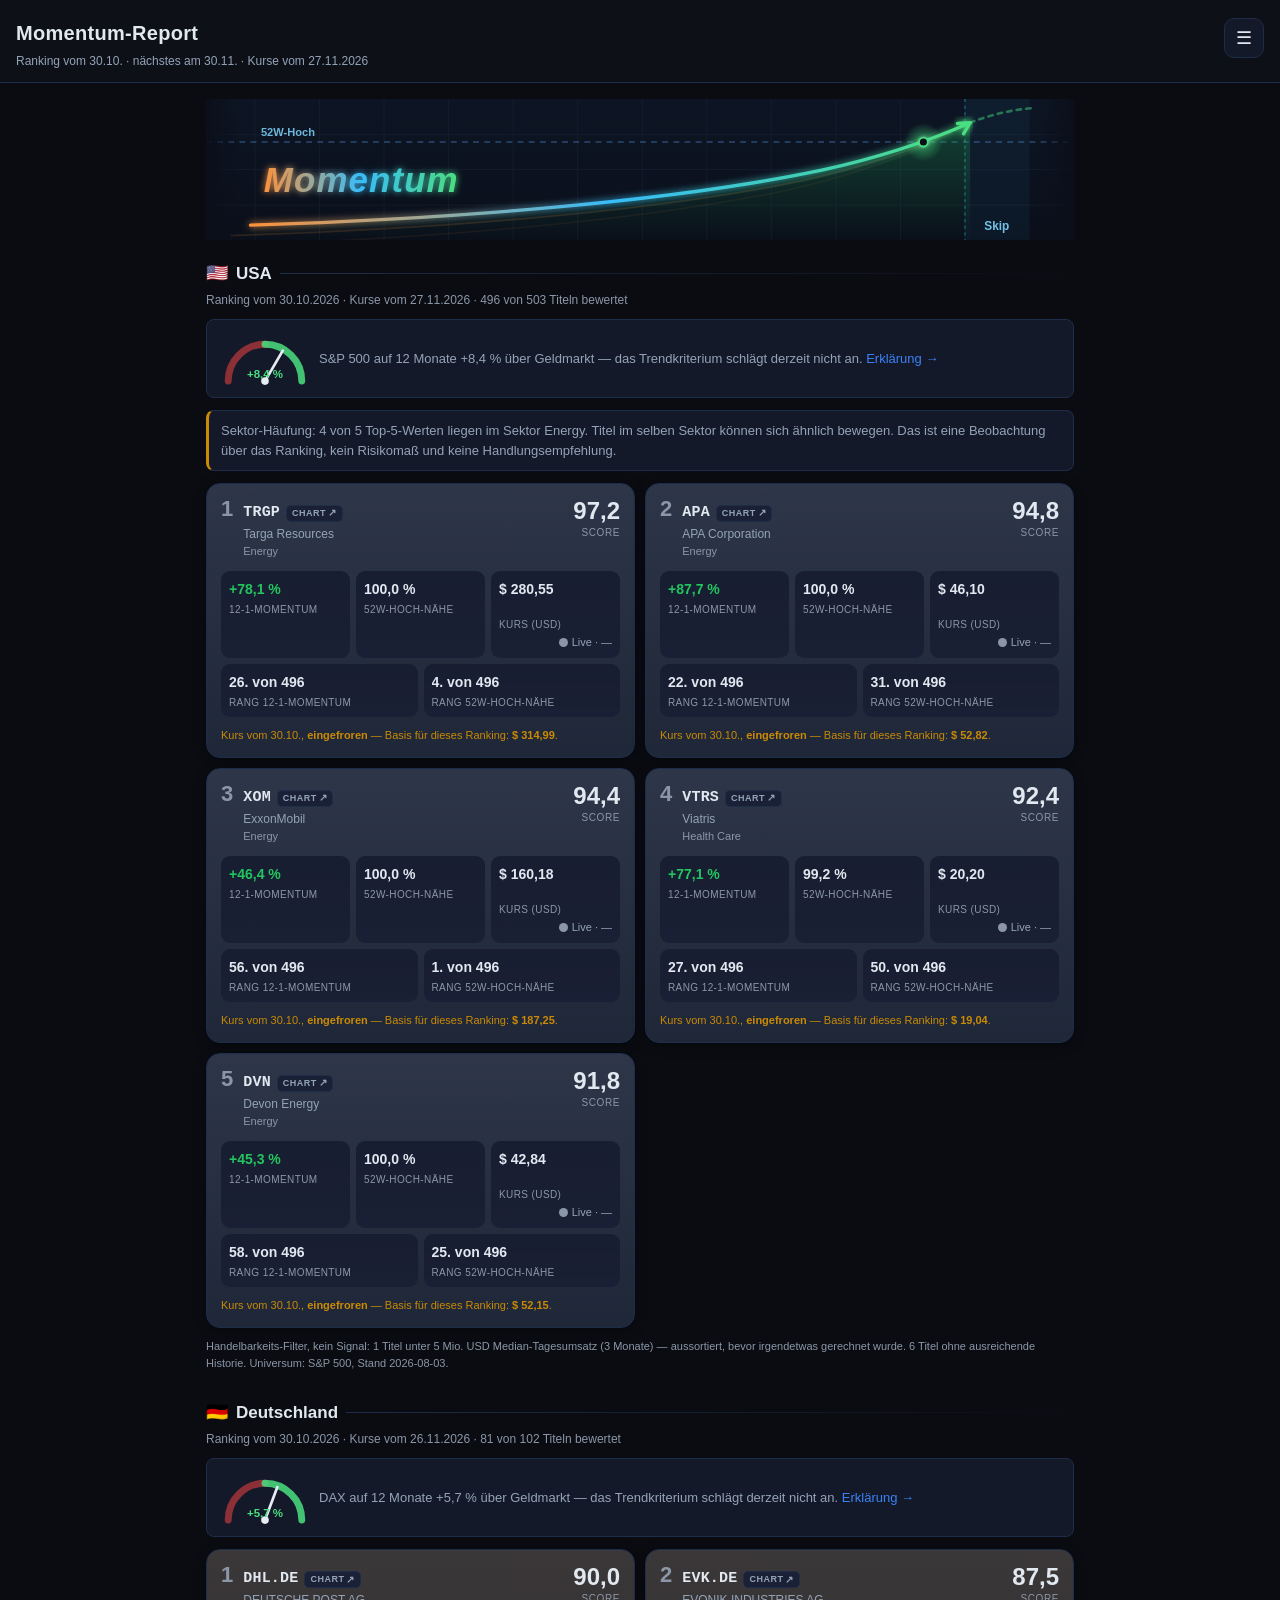
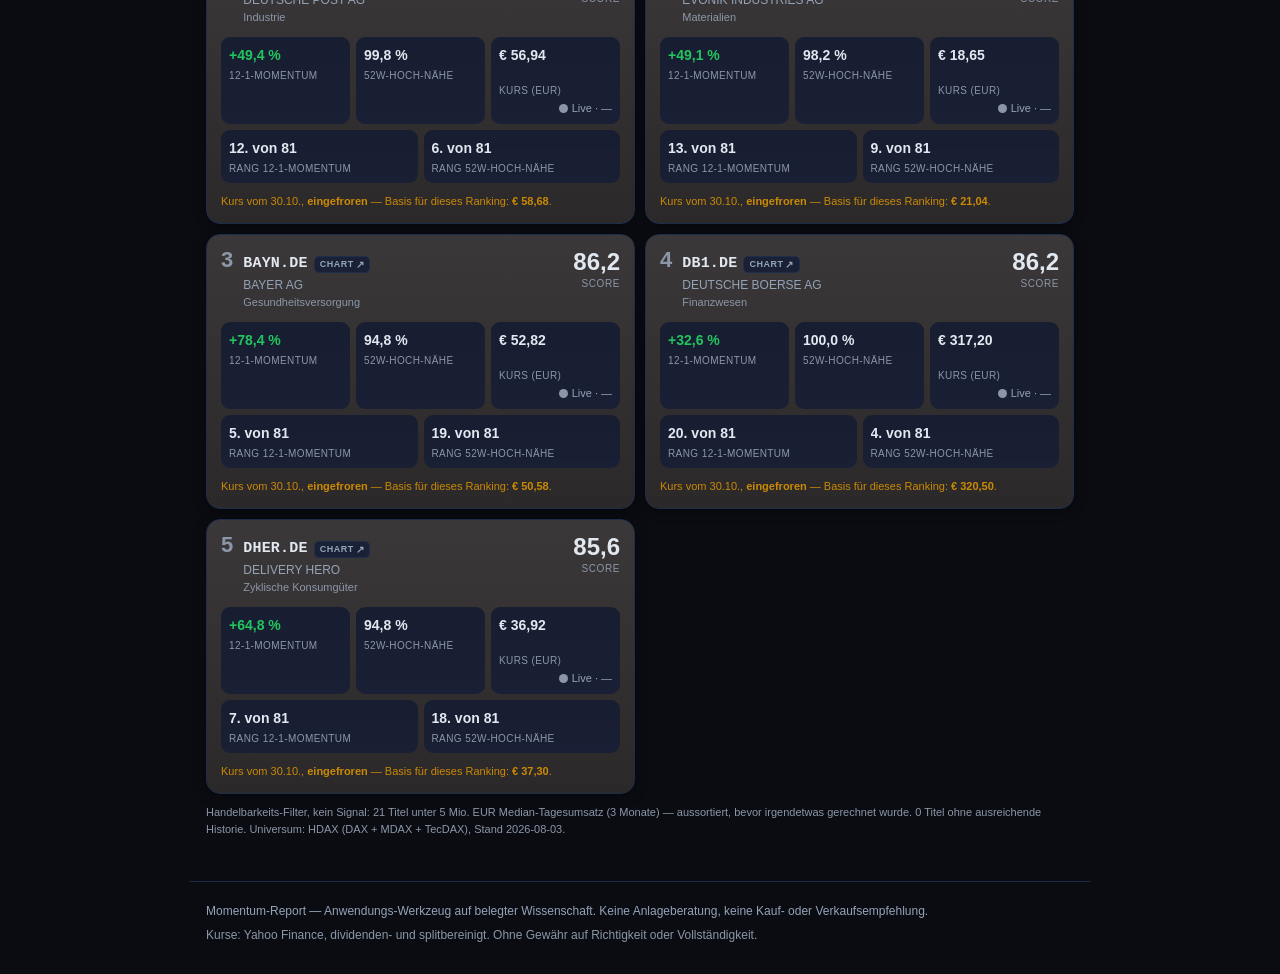
<file: docs/index.html>
<!DOCTYPE html>
<html lang="de">
<head>
<meta charset="utf-8">
<meta name="viewport" content="width=device-width, initial-scale=1, viewport-fit=cover">
<meta name="theme-color" content="#0d1117">
<meta name="description" content="Staerkstes Momentum in USA und Deutschland nach belegter Methode.">
<title>Momentum-Report</title>
<link rel="manifest" href="manifest.webmanifest">
<link rel="icon" href="icon.svg" type="image/svg+xml">
<link rel="apple-touch-icon" href="icon.svg">
<link rel="stylesheet" href="style.css">
<script>try{var f=localStorage.getItem("momentum-report:fs");if(f){document.documentElement.style.setProperty("--app-fs",f+"px");}}catch(e){}</script>
</head>
<body data-repo="easywebb911/Momentum-Report" data-workflow="lauf.yml">
<header class="hdr">
  <div class="hdr-row">
    <div class="hdr-main">
      <h1>Momentum-Report</h1>
      <p class="stand">Ranking vom 30.10. · nächstes am 30.11. · Kurse vom 27.11.2026</p>
    </div>
    <button class="menu-btn" id="menu-btn" aria-label="Menü öffnen" aria-expanded="false">☰</button>
  </div>
</header>
<div class="overlay" id="overlay" hidden>
  <div class="overlay-backdrop" data-close></div>
  <nav class="sheet" aria-label="Menü">
    <a class="sheet-item" href="methodik.html">
      <span class="sheet-icon" aria-hidden="true">▤</span>
      <span><span class="sheet-title">Methodik</span><span class="sheet-sub">Jede Zutat mit Quelle</span></span>
    </a>
    <a class="sheet-item" href="konfluenz.html">
      <span class="sheet-icon" aria-hidden="true">∩</span>
      <span><span class="sheet-title">Konfluenz</span><span class="sheet-sub">Wo Momentum und Elliott sich treffen</span></span>
    </a>
    <a class="sheet-item" href="evaluation.html">
      <span class="sheet-icon" aria-hidden="true">▭</span>
      <span><span class="sheet-title">Evaluation</span><span class="sheet-sub">Was aus den Top-5 tatsächlich wurde</span></span>
    </a>
    <button type="button" class="sheet-item sheet-item--btn" id="reload-btn">
      <span class="sheet-icon" aria-hidden="true">⟳</span>
      <span><span class="sheet-title">Neu laden</span><span class="sheet-sub">Daten frisch holen, ohne die Seite neu zu öffnen</span></span>
    </button>
    <button type="button" class="sheet-item sheet-item--btn" id="recalc-btn">
      <span class="sheet-icon" aria-hidden="true">Σ</span>
      <span><span class="sheet-title">Neu berechnen</span><span class="sheet-sub">Stößt den Momentum-Lauf bei GitHub an</span></span>
    </button>
    <button type="button" class="sheet-item sheet-item--btn" id="lock-btn" disabled>
      <span class="sheet-icon" aria-hidden="true">⌧</span>
      <span><span class="sheet-title">Sperren</span><span class="sheet-sub" id="lock-sub">Kein Token gespeichert</span></span>
    </button>
    <div class="sheet-item sheet-item--static">
      <span class="sheet-icon" aria-hidden="true">A</span>
      <span class="sheet-grow"><span class="sheet-title">Textgröße</span>
        <span class="fs-row" role="group" aria-label="Textgröße">
          <button type="button" class="fs-btn" data-fs="15">Klein</button>
          <button type="button" class="fs-btn" data-fs="16">Normal</button>
          <button type="button" class="fs-btn" data-fs="18">Groß</button>
          <button type="button" class="fs-btn" data-fs="20">Sehr groß</button>
        </span>
      </span>
    </div>
    <button type="button" class="sheet-close" data-close>Schließen</button>
  </nav>
</div>
<div class="overlay" id="tok-overlay" hidden>
  <div class="overlay-backdrop" data-tok-close></div>
  <div class="sheet tok-dlg" role="dialog" aria-modal="true" aria-labelledby="tok-title">
    <h2 class="tok-title" id="tok-title">Zugriffs-Token nötig</h2>
    <p class="tok-text">Die Neuberechnung startet den Lauf bei GitHub. Dafür braucht
      diese Seite einen <strong>Fine-grained Personal Access Token</strong>, der nur
      für dieses eine Repository gilt.</p>
    <ol class="tok-steps">
      <li>Auf GitHub: <strong>Settings → Developer settings → Personal access tokens
        → Fine-grained tokens → Generate new token</strong>.
        <a href="https://github.com/settings/personal-access-tokens/new" target="_blank" rel="noopener noreferrer">Direkt dorthin →</a></li>
      <li><em>Repository access</em>: <strong>Only select repositories</strong> →
        <code>Momentum-Report</code>. Kein anderes.</li>
      <li><em>Repository permissions</em>: <strong>Actions</strong> auf
        <em>Read and write</em>, <strong>Contents</strong> auf <em>Read and write</em>.
        Alles andere auf <em>No access</em> lassen.</li>
      <li>Token erzeugen, kopieren, hier einsetzen.</li>
    </ol>
    <label class="tok-label" for="tok-input">Token</label>
    <input class="tok-input" id="tok-input" type="password" autocomplete="off"
           autocapitalize="off" spellcheck="false" placeholder="github_pat_…">
    <p class="tok-note">Der Token bleibt <strong>auf diesem Gerät</strong> (IndexedDB),
      28 Tage lang, danach wird erneut gefragt. Er geht ausschließlich an
      <code>api.github.com</code>, steht in keiner Adresszeile und in keinem
      Protokoll. Über <em>Sperren</em> im Menü ist er sofort wieder weg.</p>
    <p class="tok-error" id="tok-error" role="alert" hidden></p>
    <div class="tok-row">
      <button type="button" class="tok-btn tok-btn--main" id="tok-save">Speichern und starten</button>
      <button type="button" class="tok-btn" data-tok-close>Abbrechen</button>
    </div>
  </div>
</div>
<div class="runbar" id="runbar" hidden role="status" aria-live="polite">
  <span class="runbar-dot" id="runbar-dot" aria-hidden="true"></span>
  <span class="runbar-text" id="runbar-text"></span>
  <a class="runbar-link" id="runbar-link" target="_blank" rel="noopener noreferrer" hidden>Protokoll →</a>
  <button type="button" class="runbar-close" id="runbar-close" aria-label="Meldung schließen">✕</button>
</div>
<main>
<div class="banner">
  <svg xmlns="http://www.w3.org/2000/svg" viewBox="0 0 1170 190" aria-hidden="true" focusable="false">
    <defs>
      <linearGradient id="mmb-bg" x1="0" y1="0" x2="0" y2="1">
        <stop offset="0" stop-color="#0d1524"/>
        <stop offset="1" stop-color="#0a0f1a"/>
      </linearGradient>
      <linearGradient id="mmb-curve" x1="0" y1="0" x2="1" y2="0">
        <stop offset="0" stop-color="#fb923c"/>
        <stop offset="0.5" stop-color="#38bdf8"/>
        <stop offset="1" stop-color="#4ade80"/>
      </linearGradient>
      <linearGradient id="mmb-fill" x1="0" y1="0" x2="0" y2="1">
        <stop offset="0" stop-color="#22c55e" stop-opacity="0.26"/>
        <stop offset="1" stop-color="#22c55e" stop-opacity="0"/>
      </linearGradient>
      <filter id="mmb-glow" x="-20%" y="-60%" width="140%" height="220%">
        <feGaussianBlur stdDeviation="5" result="b"/>
        <feMerge><feMergeNode in="b"/><feMergeNode in="SourceGraphic"/></feMerge>
      </filter>
      <radialGradient id="mmb-burst" cx="0.5" cy="0.5" r="0.5">
        <stop offset="0" stop-color="#a7f3d0" stop-opacity="0.9"/>
        <stop offset="0.4" stop-color="#4ade80" stop-opacity="0.35"/>
        <stop offset="1" stop-color="#4ade80" stop-opacity="0"/>
      </radialGradient>
      <linearGradient id="mmb-fadeL" x1="0" y1="0" x2="1" y2="0">
        <stop offset="0" stop-color="#0a0f1a"/>
        <stop offset="1" stop-color="#0a0f1a" stop-opacity="0"/>
      </linearGradient>
      <linearGradient id="mmb-fadeR" x1="1" y1="0" x2="0" y2="0">
        <stop offset="0" stop-color="#0a0f1a"/>
        <stop offset="1" stop-color="#0a0f1a" stop-opacity="0"/>
      </linearGradient>
    </defs>
    <rect width="1170" height="190" rx="16" fill="url(#mmb-bg)"/>
    <g stroke="#1e2a3f" stroke-width="1" opacity="0.55">
      <line x1="0" y1="48" x2="1170" y2="48"/>
      <line x1="0" y1="95" x2="1170" y2="95"/>
      <line x1="0" y1="143" x2="1170" y2="143"/>
      <line x1="66" y1="0" x2="66" y2="190"/><line x1="153" y1="0" x2="153" y2="190"/>
      <line x1="240" y1="0" x2="240" y2="190"/><line x1="327" y1="0" x2="327" y2="190"/>
      <line x1="414" y1="0" x2="414" y2="190"/><line x1="501" y1="0" x2="501" y2="190"/>
      <line x1="588" y1="0" x2="588" y2="190"/><line x1="675" y1="0" x2="675" y2="190"/>
      <line x1="762" y1="0" x2="762" y2="190"/><line x1="849" y1="0" x2="849" y2="190"/>
      <line x1="936" y1="0" x2="936" y2="190"/><line x1="1023" y1="0" x2="1023" y2="190"/>
    </g>
    <g>
      <rect x="1023" y="0" width="87" height="190" fill="#38bdf8" opacity="0.05"/>
      <line x1="1023" y1="0" x2="1023" y2="190" stroke="#38bdf8" stroke-width="1.5" stroke-dasharray="4 5" opacity="0.5"/>
      <text x="1066" y="176" font-family="Helvetica, Arial, sans-serif" font-size="16" font-weight="700" fill="#7dd3fc" text-anchor="middle" opacity="0.9">Skip</text>
    </g>
    <line x1="0" y1="58" x2="1170" y2="58" stroke="#60a5fa" stroke-width="1.5" stroke-dasharray="8 7" opacity="0.55"/>
    <text x="74" y="50" font-family="Helvetica, Arial, sans-serif" font-size="15" font-weight="700" fill="#7dd3fc" opacity="0.85">52W-Hoch</text>
    <path d="M60,170 C320,162 620,140 830,96 C920,76 985,52 1030,32"
          fill="none" stroke="#fb923c" stroke-width="2.5" opacity="0.14"
          transform="translate(-26,14)" stroke-linecap="round"/>
    <path d="M60,170 C320,162 620,140 830,96 C920,76 985,52 1030,32"
          fill="none" stroke="#fb923c" stroke-width="2" opacity="0.07"
          transform="translate(-52,28)" stroke-linecap="round"/>
    <path d="M60,170 C320,162 620,140 830,96 C920,76 985,52 1030,32 L1030,190 L60,190 Z"
          fill="url(#mmb-fill)"/>
    <path d="M60,170 C320,162 620,140 830,96 C920,76 985,52 1030,32"
          fill="none" stroke="url(#mmb-curve)" stroke-width="4.5"
          stroke-linecap="round" filter="url(#mmb-glow)"/>
    <circle cx="967" cy="58" r="26" fill="url(#mmb-burst)"/>
    <circle cx="967" cy="58" r="6" fill="#0a0f1a" stroke="#4ade80" stroke-width="2.5"/>
    <path d="M1030,32 L1013,33 M1030,32 L1021,47" stroke="#4ade80" stroke-width="4.5"
          stroke-linecap="round" filter="url(#mmb-glow)"/>
    <path d="M1030,32 C1060,20 1090,14 1118,12" fill="none" stroke="#4ade80"
          stroke-width="3.5" stroke-dasharray="6 7" stroke-linecap="round" opacity="0.45"/>
    <text x="78" y="126" font-family="Helvetica, Arial, sans-serif" font-size="47"
          font-weight="800" font-style="italic" letter-spacing="1.5"
          fill="url(#mmb-curve)" filter="url(#mmb-glow)">Momentum</text>
    <rect x="0" y="0" width="46" height="190" fill="url(#mmb-fadeL)"/>
    <rect x="1124" y="0" width="46" height="190" fill="url(#mmb-fadeR)"/>
  </svg>
</div>
<section class="market">
  <h2><span class="flag" aria-hidden="true">🇺🇸</span>USA</h2>
  <p class="market-meta">Ranking vom 30.10.2026 · Kurse vom 27.11.2026 ·
     496 von 503 Titeln bewertet</p>
  <div class="ampel ampel--ok" role="status">
    <svg class="tta" id="tta-us"
         viewBox="0 0 120 72" role="img"
         aria-label="Trend-Kriterium S&amp;P 500: +8,4 %, kein Alarm">
      <path d="M12,64 A48,48 0 0 1 60,16" fill="none" stroke="#ef4444"
            stroke-width="9" stroke-linecap="round"
            opacity="0.55"/>
      <path d="M60,16 A48,48 0 0 1 108,64" fill="none" stroke="#4ade80"
            stroke-width="9" stroke-linecap="round"
            opacity="0.85"/>
      <line class="tta-nadel" x1="60" y1="64" x2="83.2" y2="24.28"
            stroke="#e7ecf4" stroke-width="3.5" stroke-linecap="round"/>
      <circle cx="60" cy="64" r="5" fill="#e7ecf4"/>
      <text class="tta-zahl" x="60" y="60" text-anchor="middle"
            fill="#4ade80">+8,4 %</text>
    </svg>
    <span class="ampel-body">S&amp;P 500 auf 12 Monate +8,4 % über Geldmarkt — das
    Trendkriterium schlägt derzeit nicht an.
    <a href="methodik.html#trend-ampel">Erklärung →</a></span>
  </div>
  <p class="sektor-hinweis">Sektor-Häufung: 4 von 5 Top-5-Werten liegen im Sektor Energy. Titel im selben Sektor können sich ähnlich bewegen. Das ist eine Beobachtung über das Ranking, kein Risikomaß und keine Handlungsempfehlung.</p>
  <div class="cards">
      <article class="card card--us">
        <div class="card-hd">
          <div class="card-id">
            <span class="rank">1</span>
            <span class="id-text">
              <span class="ticker-zeile">
                <span class="ticker">TRGP</span>
                <a class="chart-badge" href="https://stockanalysis.com/stocks/TRGP/"
                   target="_blank" rel="noopener noreferrer"
                   aria-label="Chart für TRGP bei stockanalysis.com (neuer Tab)"
                   >CHART<span class="chart-icon" aria-hidden="true">↗</span></a>
              </span>
              <span class="cname">Targa Resources</span>
              <span class="csektor">Energy</span>
            </span>
          </div>
          <div class="card-score">
            <span class="score-val">97,2</span>
            <span class="score-lbl">Score</span>
          </div>
        </div>
        <div class="metrics">
          <div class="metric-box">
            <span class="m-val pos">+78,1 %</span>
            <span class="m-lbl">12-1-Momentum</span>
          </div>
          <div class="metric-box">
            <span class="m-val">100,0 %</span>
            <span class="m-lbl">52W-Hoch-Nähe</span>
          </div>
          <div class="metric-box">
            <span class="m-val" data-quote="TRGP">$ 280,55</span>
            <span class="m-chg" data-quote-change="TRGP"></span>
            <span class="m-lbl">Kurs (USD)</span>
            <span class="live live--karte" data-live-markt="us"
                  data-live-ticker="TRGP"
               ><span class="live-dot" aria-hidden="true"></span
               ><span class="live-txt">Live · —</span></span>
          </div>
        </div>
        <div class="metrics metrics--rang">
          <div class="metric-box">
            <span class="m-val">26. von 496</span>
            <span class="m-lbl">Rang 12-1-Momentum</span>
          </div>
          <div class="metric-box">
            <span class="m-val">4. von 496</span>
            <span class="m-lbl">Rang 52W-Hoch-Nähe</span>
          </div>
        </div>
        <p class="card-ft card-ft--stichtag">Kurs vom 30.10., <strong>eingefroren</strong>
           — Basis für dieses Ranking: <strong>$ 314,99</strong>.</p>
      </article>
      <article class="card card--us">
        <div class="card-hd">
          <div class="card-id">
            <span class="rank">2</span>
            <span class="id-text">
              <span class="ticker-zeile">
                <span class="ticker">APA</span>
                <a class="chart-badge" href="https://stockanalysis.com/stocks/APA/"
                   target="_blank" rel="noopener noreferrer"
                   aria-label="Chart für APA bei stockanalysis.com (neuer Tab)"
                   >CHART<span class="chart-icon" aria-hidden="true">↗</span></a>
              </span>
              <span class="cname">APA Corporation</span>
              <span class="csektor">Energy</span>
            </span>
          </div>
          <div class="card-score">
            <span class="score-val">94,8</span>
            <span class="score-lbl">Score</span>
          </div>
        </div>
        <div class="metrics">
          <div class="metric-box">
            <span class="m-val pos">+87,7 %</span>
            <span class="m-lbl">12-1-Momentum</span>
          </div>
          <div class="metric-box">
            <span class="m-val">100,0 %</span>
            <span class="m-lbl">52W-Hoch-Nähe</span>
          </div>
          <div class="metric-box">
            <span class="m-val" data-quote="APA">$ 46,10</span>
            <span class="m-chg" data-quote-change="APA"></span>
            <span class="m-lbl">Kurs (USD)</span>
            <span class="live live--karte" data-live-markt="us"
                  data-live-ticker="APA"
               ><span class="live-dot" aria-hidden="true"></span
               ><span class="live-txt">Live · —</span></span>
          </div>
        </div>
        <div class="metrics metrics--rang">
          <div class="metric-box">
            <span class="m-val">22. von 496</span>
            <span class="m-lbl">Rang 12-1-Momentum</span>
          </div>
          <div class="metric-box">
            <span class="m-val">31. von 496</span>
            <span class="m-lbl">Rang 52W-Hoch-Nähe</span>
          </div>
        </div>
        <p class="card-ft card-ft--stichtag">Kurs vom 30.10., <strong>eingefroren</strong>
           — Basis für dieses Ranking: <strong>$ 52,82</strong>.</p>
      </article>
      <article class="card card--us">
        <div class="card-hd">
          <div class="card-id">
            <span class="rank">3</span>
            <span class="id-text">
              <span class="ticker-zeile">
                <span class="ticker">XOM</span>
                <a class="chart-badge" href="https://stockanalysis.com/stocks/XOM/"
                   target="_blank" rel="noopener noreferrer"
                   aria-label="Chart für XOM bei stockanalysis.com (neuer Tab)"
                   >CHART<span class="chart-icon" aria-hidden="true">↗</span></a>
              </span>
              <span class="cname">ExxonMobil</span>
              <span class="csektor">Energy</span>
            </span>
          </div>
          <div class="card-score">
            <span class="score-val">94,4</span>
            <span class="score-lbl">Score</span>
          </div>
        </div>
        <div class="metrics">
          <div class="metric-box">
            <span class="m-val pos">+46,4 %</span>
            <span class="m-lbl">12-1-Momentum</span>
          </div>
          <div class="metric-box">
            <span class="m-val">100,0 %</span>
            <span class="m-lbl">52W-Hoch-Nähe</span>
          </div>
          <div class="metric-box">
            <span class="m-val" data-quote="XOM">$ 160,18</span>
            <span class="m-chg" data-quote-change="XOM"></span>
            <span class="m-lbl">Kurs (USD)</span>
            <span class="live live--karte" data-live-markt="us"
                  data-live-ticker="XOM"
               ><span class="live-dot" aria-hidden="true"></span
               ><span class="live-txt">Live · —</span></span>
          </div>
        </div>
        <div class="metrics metrics--rang">
          <div class="metric-box">
            <span class="m-val">56. von 496</span>
            <span class="m-lbl">Rang 12-1-Momentum</span>
          </div>
          <div class="metric-box">
            <span class="m-val">1. von 496</span>
            <span class="m-lbl">Rang 52W-Hoch-Nähe</span>
          </div>
        </div>
        <p class="card-ft card-ft--stichtag">Kurs vom 30.10., <strong>eingefroren</strong>
           — Basis für dieses Ranking: <strong>$ 187,25</strong>.</p>
      </article>
      <article class="card card--us">
        <div class="card-hd">
          <div class="card-id">
            <span class="rank">4</span>
            <span class="id-text">
              <span class="ticker-zeile">
                <span class="ticker">VTRS</span>
                <a class="chart-badge" href="https://stockanalysis.com/stocks/VTRS/"
                   target="_blank" rel="noopener noreferrer"
                   aria-label="Chart für VTRS bei stockanalysis.com (neuer Tab)"
                   >CHART<span class="chart-icon" aria-hidden="true">↗</span></a>
              </span>
              <span class="cname">Viatris</span>
              <span class="csektor">Health Care</span>
            </span>
          </div>
          <div class="card-score">
            <span class="score-val">92,4</span>
            <span class="score-lbl">Score</span>
          </div>
        </div>
        <div class="metrics">
          <div class="metric-box">
            <span class="m-val pos">+77,1 %</span>
            <span class="m-lbl">12-1-Momentum</span>
          </div>
          <div class="metric-box">
            <span class="m-val">99,2 %</span>
            <span class="m-lbl">52W-Hoch-Nähe</span>
          </div>
          <div class="metric-box">
            <span class="m-val" data-quote="VTRS">$ 20,20</span>
            <span class="m-chg" data-quote-change="VTRS"></span>
            <span class="m-lbl">Kurs (USD)</span>
            <span class="live live--karte" data-live-markt="us"
                  data-live-ticker="VTRS"
               ><span class="live-dot" aria-hidden="true"></span
               ><span class="live-txt">Live · —</span></span>
          </div>
        </div>
        <div class="metrics metrics--rang">
          <div class="metric-box">
            <span class="m-val">27. von 496</span>
            <span class="m-lbl">Rang 12-1-Momentum</span>
          </div>
          <div class="metric-box">
            <span class="m-val">50. von 496</span>
            <span class="m-lbl">Rang 52W-Hoch-Nähe</span>
          </div>
        </div>
        <p class="card-ft card-ft--stichtag">Kurs vom 30.10., <strong>eingefroren</strong>
           — Basis für dieses Ranking: <strong>$ 19,04</strong>.</p>
      </article>
      <article class="card card--us">
        <div class="card-hd">
          <div class="card-id">
            <span class="rank">5</span>
            <span class="id-text">
              <span class="ticker-zeile">
                <span class="ticker">DVN</span>
                <a class="chart-badge" href="https://stockanalysis.com/stocks/DVN/"
                   target="_blank" rel="noopener noreferrer"
                   aria-label="Chart für DVN bei stockanalysis.com (neuer Tab)"
                   >CHART<span class="chart-icon" aria-hidden="true">↗</span></a>
              </span>
              <span class="cname">Devon Energy</span>
              <span class="csektor">Energy</span>
            </span>
          </div>
          <div class="card-score">
            <span class="score-val">91,8</span>
            <span class="score-lbl">Score</span>
          </div>
        </div>
        <div class="metrics">
          <div class="metric-box">
            <span class="m-val pos">+45,3 %</span>
            <span class="m-lbl">12-1-Momentum</span>
          </div>
          <div class="metric-box">
            <span class="m-val">100,0 %</span>
            <span class="m-lbl">52W-Hoch-Nähe</span>
          </div>
          <div class="metric-box">
            <span class="m-val" data-quote="DVN">$ 42,84</span>
            <span class="m-chg" data-quote-change="DVN"></span>
            <span class="m-lbl">Kurs (USD)</span>
            <span class="live live--karte" data-live-markt="us"
                  data-live-ticker="DVN"
               ><span class="live-dot" aria-hidden="true"></span
               ><span class="live-txt">Live · —</span></span>
          </div>
        </div>
        <div class="metrics metrics--rang">
          <div class="metric-box">
            <span class="m-val">58. von 496</span>
            <span class="m-lbl">Rang 12-1-Momentum</span>
          </div>
          <div class="metric-box">
            <span class="m-val">25. von 496</span>
            <span class="m-lbl">Rang 52W-Hoch-Nähe</span>
          </div>
        </div>
        <p class="card-ft card-ft--stichtag">Kurs vom 30.10., <strong>eingefroren</strong>
           — Basis für dieses Ranking: <strong>$ 52,15</strong>.</p>
      </article>
  </div>
  <p class="cov">
    Handelbarkeits-Filter, kein Signal: 1 Titel unter
    5 Mio. USD
    Median-Tagesumsatz (3 Monate) — aussortiert, bevor
    irgendetwas gerechnet wurde. 6 Titel ohne
    ausreichende Historie. Universum: S&amp;P 500,
    Stand 2026-08-03.
  </p>
</section>
<section class="market">
  <h2><span class="flag" aria-hidden="true">🇩🇪</span>Deutschland</h2>
  <p class="market-meta">Ranking vom 30.10.2026 · Kurse vom 26.11.2026 ·
     81 von 102 Titeln bewertet</p>
  <div class="ampel ampel--ok" role="status">
    <svg class="tta" id="tta-de"
         viewBox="0 0 120 72" role="img"
         aria-label="Trend-Kriterium DAX: +5,7 %, kein Alarm">
      <path d="M12,64 A48,48 0 0 1 60,16" fill="none" stroke="#ef4444"
            stroke-width="9" stroke-linecap="round"
            opacity="0.55"/>
      <path d="M60,16 A48,48 0 0 1 108,64" fill="none" stroke="#4ade80"
            stroke-width="9" stroke-linecap="round"
            opacity="0.85"/>
      <line class="tta-nadel" x1="60" y1="64" x2="76.13" y2="20.92"
            stroke="#e7ecf4" stroke-width="3.5" stroke-linecap="round"/>
      <circle cx="60" cy="64" r="5" fill="#e7ecf4"/>
      <text class="tta-zahl" x="60" y="60" text-anchor="middle"
            fill="#4ade80">+5,7 %</text>
    </svg>
    <span class="ampel-body">DAX auf 12 Monate +5,7 % über Geldmarkt — das
    Trendkriterium schlägt derzeit nicht an.
    <a href="methodik.html#trend-ampel">Erklärung →</a></span>
  </div>
  <div class="cards">
      <article class="card card--de">
        <div class="card-hd">
          <div class="card-id">
            <span class="rank">1</span>
            <span class="id-text">
              <span class="ticker-zeile">
                <span class="ticker">DHL.DE</span>
                <a class="chart-badge" href="https://stockanalysis.com/quote/etr/DHL"
                   target="_blank" rel="noopener noreferrer"
                   aria-label="Chart für DHL.DE bei stockanalysis.com (neuer Tab)"
                   >CHART<span class="chart-icon" aria-hidden="true">↗</span></a>
              </span>
              <span class="cname">DEUTSCHE POST AG</span>
              <span class="csektor">Industrie</span>
            </span>
          </div>
          <div class="card-score">
            <span class="score-val">90,0</span>
            <span class="score-lbl">Score</span>
          </div>
        </div>
        <div class="metrics">
          <div class="metric-box">
            <span class="m-val pos">+49,4 %</span>
            <span class="m-lbl">12-1-Momentum</span>
          </div>
          <div class="metric-box">
            <span class="m-val">99,8 %</span>
            <span class="m-lbl">52W-Hoch-Nähe</span>
          </div>
          <div class="metric-box">
            <span class="m-val" data-quote="DHL.DE">€ 56,94</span>
            <span class="m-chg" data-quote-change="DHL.DE"></span>
            <span class="m-lbl">Kurs (EUR)</span>
            <span class="live live--karte" data-live-markt="de"
                  data-live-ticker="DHL.DE"
               ><span class="live-dot" aria-hidden="true"></span
               ><span class="live-txt">Live · —</span></span>
          </div>
        </div>
        <div class="metrics metrics--rang">
          <div class="metric-box">
            <span class="m-val">12. von 81</span>
            <span class="m-lbl">Rang 12-1-Momentum</span>
          </div>
          <div class="metric-box">
            <span class="m-val">6. von 81</span>
            <span class="m-lbl">Rang 52W-Hoch-Nähe</span>
          </div>
        </div>
        <p class="card-ft card-ft--stichtag">Kurs vom 30.10., <strong>eingefroren</strong>
           — Basis für dieses Ranking: <strong>€ 58,68</strong>.</p>
      </article>
      <article class="card card--de">
        <div class="card-hd">
          <div class="card-id">
            <span class="rank">2</span>
            <span class="id-text">
              <span class="ticker-zeile">
                <span class="ticker">EVK.DE</span>
                <a class="chart-badge" href="https://stockanalysis.com/quote/etr/EVK"
                   target="_blank" rel="noopener noreferrer"
                   aria-label="Chart für EVK.DE bei stockanalysis.com (neuer Tab)"
                   >CHART<span class="chart-icon" aria-hidden="true">↗</span></a>
              </span>
              <span class="cname">EVONIK INDUSTRIES AG</span>
              <span class="csektor">Materialien</span>
            </span>
          </div>
          <div class="card-score">
            <span class="score-val">87,5</span>
            <span class="score-lbl">Score</span>
          </div>
        </div>
        <div class="metrics">
          <div class="metric-box">
            <span class="m-val pos">+49,1 %</span>
            <span class="m-lbl">12-1-Momentum</span>
          </div>
          <div class="metric-box">
            <span class="m-val">98,2 %</span>
            <span class="m-lbl">52W-Hoch-Nähe</span>
          </div>
          <div class="metric-box">
            <span class="m-val" data-quote="EVK.DE">€ 18,65</span>
            <span class="m-chg" data-quote-change="EVK.DE"></span>
            <span class="m-lbl">Kurs (EUR)</span>
            <span class="live live--karte" data-live-markt="de"
                  data-live-ticker="EVK.DE"
               ><span class="live-dot" aria-hidden="true"></span
               ><span class="live-txt">Live · —</span></span>
          </div>
        </div>
        <div class="metrics metrics--rang">
          <div class="metric-box">
            <span class="m-val">13. von 81</span>
            <span class="m-lbl">Rang 12-1-Momentum</span>
          </div>
          <div class="metric-box">
            <span class="m-val">9. von 81</span>
            <span class="m-lbl">Rang 52W-Hoch-Nähe</span>
          </div>
        </div>
        <p class="card-ft card-ft--stichtag">Kurs vom 30.10., <strong>eingefroren</strong>
           — Basis für dieses Ranking: <strong>€ 21,04</strong>.</p>
      </article>
      <article class="card card--de">
        <div class="card-hd">
          <div class="card-id">
            <span class="rank">3</span>
            <span class="id-text">
              <span class="ticker-zeile">
                <span class="ticker">BAYN.DE</span>
                <a class="chart-badge" href="https://stockanalysis.com/quote/etr/BAYN"
                   target="_blank" rel="noopener noreferrer"
                   aria-label="Chart für BAYN.DE bei stockanalysis.com (neuer Tab)"
                   >CHART<span class="chart-icon" aria-hidden="true">↗</span></a>
              </span>
              <span class="cname">BAYER AG</span>
              <span class="csektor">Gesundheitsversorgung</span>
            </span>
          </div>
          <div class="card-score">
            <span class="score-val">86,2</span>
            <span class="score-lbl">Score</span>
          </div>
        </div>
        <div class="metrics">
          <div class="metric-box">
            <span class="m-val pos">+78,4 %</span>
            <span class="m-lbl">12-1-Momentum</span>
          </div>
          <div class="metric-box">
            <span class="m-val">94,8 %</span>
            <span class="m-lbl">52W-Hoch-Nähe</span>
          </div>
          <div class="metric-box">
            <span class="m-val" data-quote="BAYN.DE">€ 52,82</span>
            <span class="m-chg" data-quote-change="BAYN.DE"></span>
            <span class="m-lbl">Kurs (EUR)</span>
            <span class="live live--karte" data-live-markt="de"
                  data-live-ticker="BAYN.DE"
               ><span class="live-dot" aria-hidden="true"></span
               ><span class="live-txt">Live · —</span></span>
          </div>
        </div>
        <div class="metrics metrics--rang">
          <div class="metric-box">
            <span class="m-val">5. von 81</span>
            <span class="m-lbl">Rang 12-1-Momentum</span>
          </div>
          <div class="metric-box">
            <span class="m-val">19. von 81</span>
            <span class="m-lbl">Rang 52W-Hoch-Nähe</span>
          </div>
        </div>
        <p class="card-ft card-ft--stichtag">Kurs vom 30.10., <strong>eingefroren</strong>
           — Basis für dieses Ranking: <strong>€ 50,58</strong>.</p>
      </article>
      <article class="card card--de">
        <div class="card-hd">
          <div class="card-id">
            <span class="rank">4</span>
            <span class="id-text">
              <span class="ticker-zeile">
                <span class="ticker">DB1.DE</span>
                <a class="chart-badge" href="https://stockanalysis.com/quote/etr/DB1"
                   target="_blank" rel="noopener noreferrer"
                   aria-label="Chart für DB1.DE bei stockanalysis.com (neuer Tab)"
                   >CHART<span class="chart-icon" aria-hidden="true">↗</span></a>
              </span>
              <span class="cname">DEUTSCHE BOERSE AG</span>
              <span class="csektor">Finanzwesen</span>
            </span>
          </div>
          <div class="card-score">
            <span class="score-val">86,2</span>
            <span class="score-lbl">Score</span>
          </div>
        </div>
        <div class="metrics">
          <div class="metric-box">
            <span class="m-val pos">+32,6 %</span>
            <span class="m-lbl">12-1-Momentum</span>
          </div>
          <div class="metric-box">
            <span class="m-val">100,0 %</span>
            <span class="m-lbl">52W-Hoch-Nähe</span>
          </div>
          <div class="metric-box">
            <span class="m-val" data-quote="DB1.DE">€ 317,20</span>
            <span class="m-chg" data-quote-change="DB1.DE"></span>
            <span class="m-lbl">Kurs (EUR)</span>
            <span class="live live--karte" data-live-markt="de"
                  data-live-ticker="DB1.DE"
               ><span class="live-dot" aria-hidden="true"></span
               ><span class="live-txt">Live · —</span></span>
          </div>
        </div>
        <div class="metrics metrics--rang">
          <div class="metric-box">
            <span class="m-val">20. von 81</span>
            <span class="m-lbl">Rang 12-1-Momentum</span>
          </div>
          <div class="metric-box">
            <span class="m-val">4. von 81</span>
            <span class="m-lbl">Rang 52W-Hoch-Nähe</span>
          </div>
        </div>
        <p class="card-ft card-ft--stichtag">Kurs vom 30.10., <strong>eingefroren</strong>
           — Basis für dieses Ranking: <strong>€ 320,50</strong>.</p>
      </article>
      <article class="card card--de">
        <div class="card-hd">
          <div class="card-id">
            <span class="rank">5</span>
            <span class="id-text">
              <span class="ticker-zeile">
                <span class="ticker">DHER.DE</span>
                <a class="chart-badge" href="https://stockanalysis.com/quote/etr/DHER"
                   target="_blank" rel="noopener noreferrer"
                   aria-label="Chart für DHER.DE bei stockanalysis.com (neuer Tab)"
                   >CHART<span class="chart-icon" aria-hidden="true">↗</span></a>
              </span>
              <span class="cname">DELIVERY HERO</span>
              <span class="csektor">Zyklische Konsumgüter</span>
            </span>
          </div>
          <div class="card-score">
            <span class="score-val">85,6</span>
            <span class="score-lbl">Score</span>
          </div>
        </div>
        <div class="metrics">
          <div class="metric-box">
            <span class="m-val pos">+64,8 %</span>
            <span class="m-lbl">12-1-Momentum</span>
          </div>
          <div class="metric-box">
            <span class="m-val">94,8 %</span>
            <span class="m-lbl">52W-Hoch-Nähe</span>
          </div>
          <div class="metric-box">
            <span class="m-val" data-quote="DHER.DE">€ 36,92</span>
            <span class="m-chg" data-quote-change="DHER.DE"></span>
            <span class="m-lbl">Kurs (EUR)</span>
            <span class="live live--karte" data-live-markt="de"
                  data-live-ticker="DHER.DE"
               ><span class="live-dot" aria-hidden="true"></span
               ><span class="live-txt">Live · —</span></span>
          </div>
        </div>
        <div class="metrics metrics--rang">
          <div class="metric-box">
            <span class="m-val">7. von 81</span>
            <span class="m-lbl">Rang 12-1-Momentum</span>
          </div>
          <div class="metric-box">
            <span class="m-val">18. von 81</span>
            <span class="m-lbl">Rang 52W-Hoch-Nähe</span>
          </div>
        </div>
        <p class="card-ft card-ft--stichtag">Kurs vom 30.10., <strong>eingefroren</strong>
           — Basis für dieses Ranking: <strong>€ 37,30</strong>.</p>
      </article>
  </div>
  <p class="cov">
    Handelbarkeits-Filter, kein Signal: 21 Titel unter
    5 Mio. EUR
    Median-Tagesumsatz (3 Monate) — aussortiert, bevor
    irgendetwas gerechnet wurde. 0 Titel ohne
    ausreichende Historie. Universum: HDAX (DAX + MDAX + TecDAX),
    Stand 2026-08-03.
  </p>
</section>
</main>

<footer class="foot">
  <p>Momentum-Report — Anwendungs-Werkzeug auf belegter Wissenschaft.
     Keine Anlageberatung, keine Kauf- oder Verkaufsempfehlung.</p>
  <p class="foot-dim">Kurse: Yahoo Finance, dividenden- und splitbereinigt.
     Ohne Gewähr auf Richtigkeit oder Vollständigkeit.</p>
</footer>
<script src="app.js"></script>
</body>
</html>
</file>
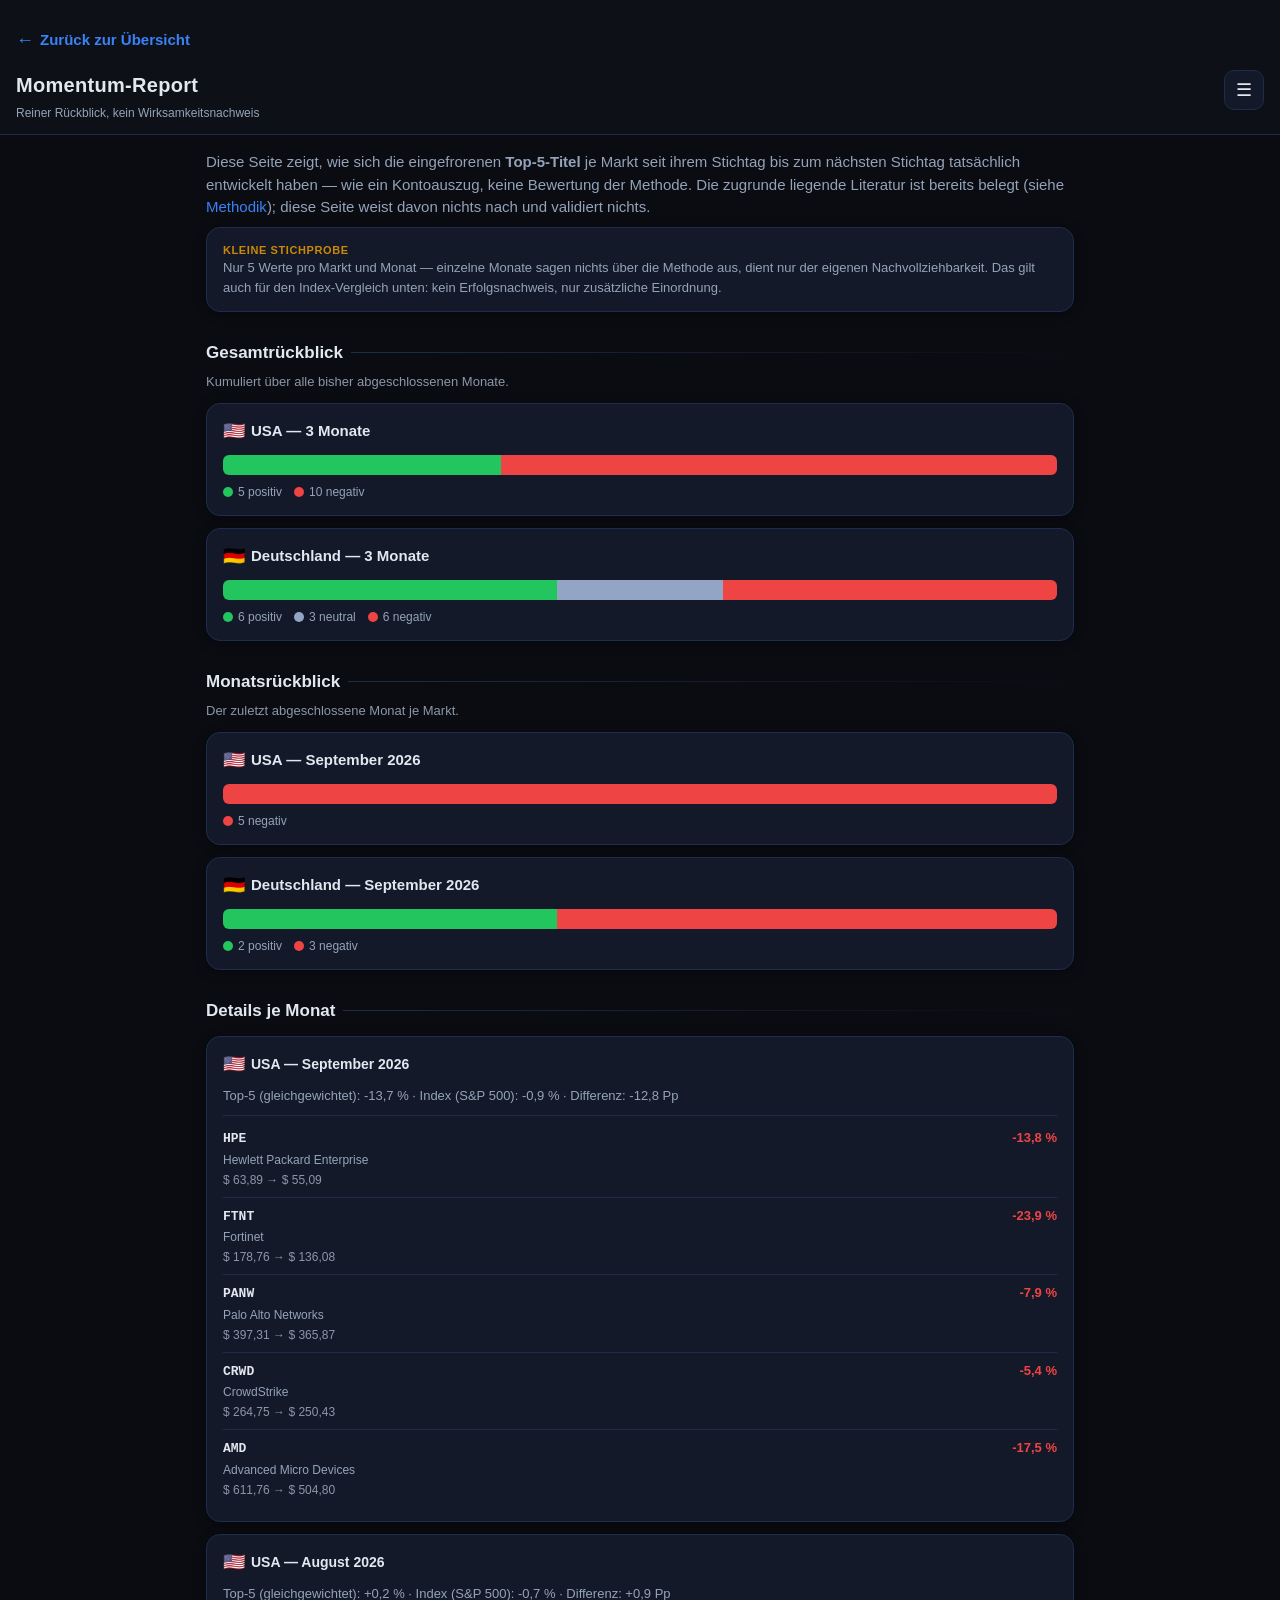
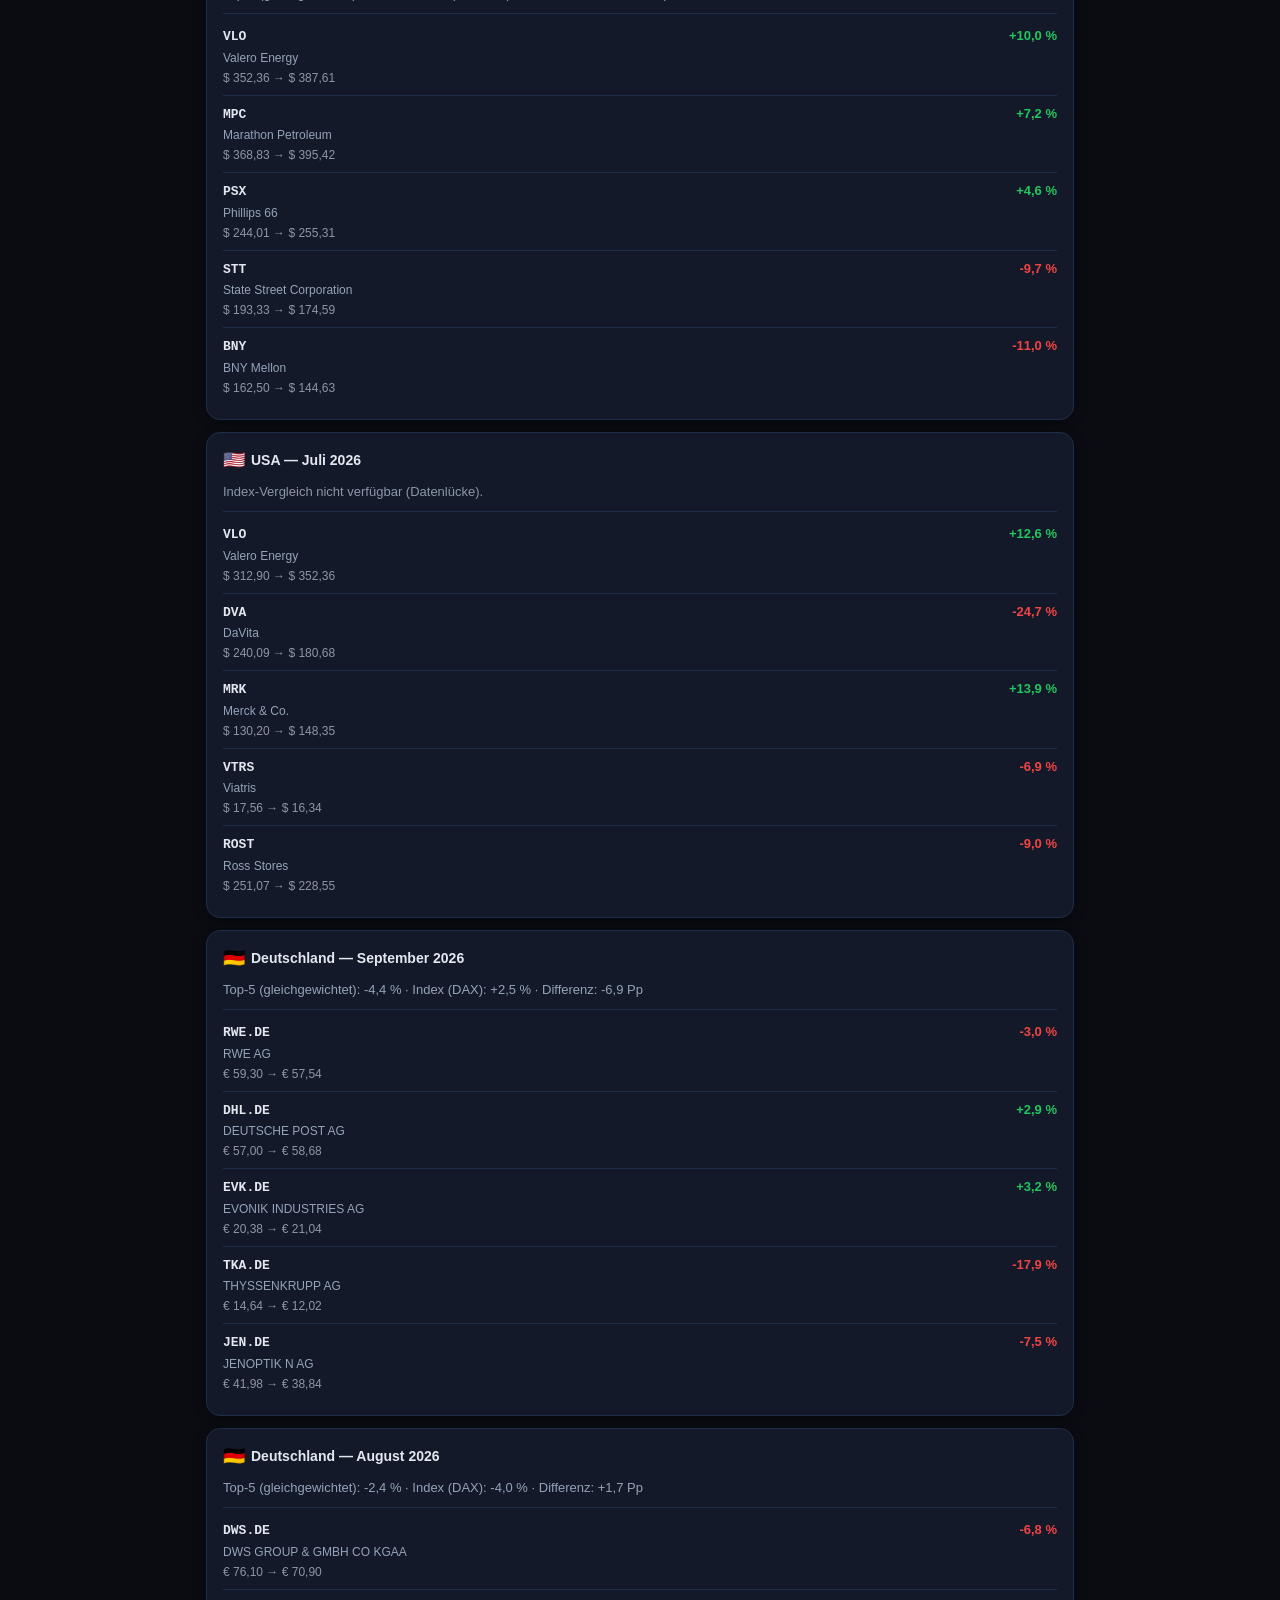
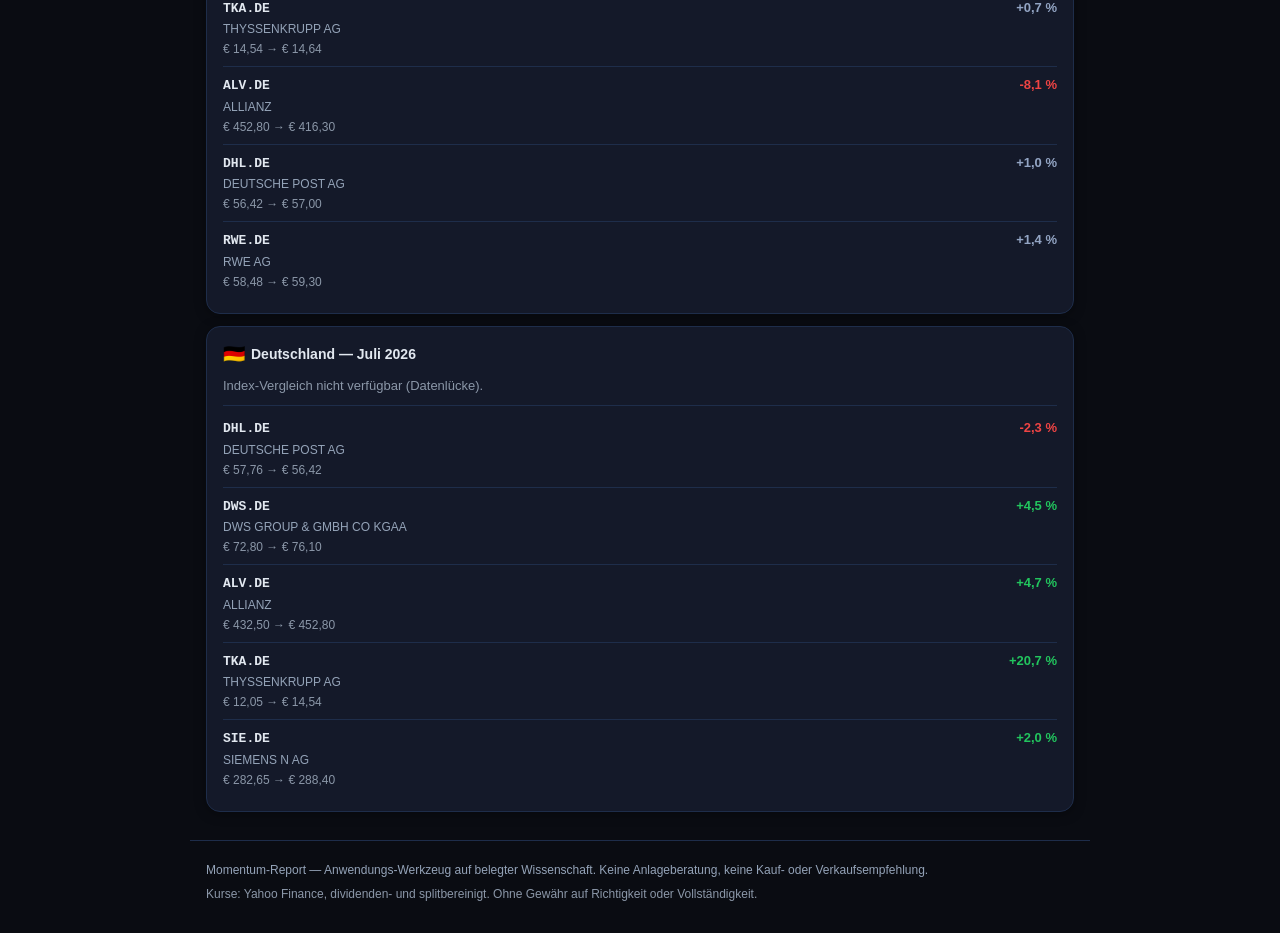
<file: docs/evaluation.html>
<!DOCTYPE html>
<html lang="de">
<head>
<meta charset="utf-8">
<meta name="viewport" content="width=device-width, initial-scale=1, viewport-fit=cover">
<meta name="theme-color" content="#0d1117">
<meta name="description" content="Monats-Rückblick: was aus den eingefrorenen Top-5 tatsächlich wurde.">
<title>Evaluation — Momentum-Report</title>
<link rel="manifest" href="manifest.webmanifest">
<link rel="icon" href="icon.svg" type="image/svg+xml">
<link rel="apple-touch-icon" href="icon.svg">
<link rel="stylesheet" href="style.css">
<script>try{var f=localStorage.getItem("momentum-report:fs");if(f){document.documentElement.style.setProperty("--app-fs",f+"px");}}catch(e){}</script>
</head>
<body data-repo="easywebb911/Momentum-Report" data-workflow="lauf.yml">
<header class="hdr hdr--sub">
  <a class="back" href="./index.html">
    <span class="back-arrow" aria-hidden="true">←</span>Zurück zur Übersicht
  </a>
  <div class="hdr-row">
    <div class="hdr-main">
      <h1>Momentum-Report</h1>
      <p class="stand">Reiner Rückblick, kein Wirksamkeitsnachweis</p>
    </div>
    <button class="menu-btn" id="menu-btn" aria-label="Menü öffnen" aria-expanded="false">☰</button>
  </div>
</header>
<div class="overlay" id="overlay" hidden>
  <div class="overlay-backdrop" data-close></div>
  <nav class="sheet" aria-label="Menü">
    <a class="sheet-item" href="methodik.html">
      <span class="sheet-icon" aria-hidden="true">▤</span>
      <span><span class="sheet-title">Methodik</span><span class="sheet-sub">Jede Zutat mit Quelle</span></span>
    </a>
    <a class="sheet-item" href="konfluenz.html">
      <span class="sheet-icon" aria-hidden="true">∩</span>
      <span><span class="sheet-title">Konfluenz</span><span class="sheet-sub">Wo Momentum und Elliott sich treffen</span></span>
    </a>
    <a class="sheet-item" href="evaluation.html">
      <span class="sheet-icon" aria-hidden="true">▭</span>
      <span><span class="sheet-title">Evaluation</span><span class="sheet-sub">Was aus den Top-5 tatsächlich wurde</span></span>
    </a>
    <button type="button" class="sheet-item sheet-item--btn" id="reload-btn">
      <span class="sheet-icon" aria-hidden="true">⟳</span>
      <span><span class="sheet-title">Neu laden</span><span class="sheet-sub">Daten frisch holen, ohne die Seite neu zu öffnen</span></span>
    </button>
    <button type="button" class="sheet-item sheet-item--btn" id="recalc-btn">
      <span class="sheet-icon" aria-hidden="true">Σ</span>
      <span><span class="sheet-title">Neu berechnen</span><span class="sheet-sub">Stößt den Momentum-Lauf bei GitHub an</span></span>
    </button>
    <button type="button" class="sheet-item sheet-item--btn" id="lock-btn" disabled>
      <span class="sheet-icon" aria-hidden="true">⌧</span>
      <span><span class="sheet-title">Sperren</span><span class="sheet-sub" id="lock-sub">Kein Token gespeichert</span></span>
    </button>
    <div class="sheet-item sheet-item--static">
      <span class="sheet-icon" aria-hidden="true">A</span>
      <span class="sheet-grow"><span class="sheet-title">Textgröße</span>
        <span class="fs-row" role="group" aria-label="Textgröße">
          <button type="button" class="fs-btn" data-fs="15">Klein</button>
          <button type="button" class="fs-btn" data-fs="16">Normal</button>
          <button type="button" class="fs-btn" data-fs="18">Groß</button>
          <button type="button" class="fs-btn" data-fs="20">Sehr groß</button>
        </span>
      </span>
    </div>
    <button type="button" class="sheet-close" data-close>Schließen</button>
  </nav>
</div>
<div class="overlay" id="tok-overlay" hidden>
  <div class="overlay-backdrop" data-tok-close></div>
  <div class="sheet tok-dlg" role="dialog" aria-modal="true" aria-labelledby="tok-title">
    <h2 class="tok-title" id="tok-title">Zugriffs-Token nötig</h2>
    <p class="tok-text">Die Neuberechnung startet den Lauf bei GitHub. Dafür braucht
      diese Seite einen <strong>Fine-grained Personal Access Token</strong>, der nur
      für dieses eine Repository gilt.</p>
    <ol class="tok-steps">
      <li>Auf GitHub: <strong>Settings → Developer settings → Personal access tokens
        → Fine-grained tokens → Generate new token</strong>.
        <a href="https://github.com/settings/personal-access-tokens/new" target="_blank" rel="noopener noreferrer">Direkt dorthin →</a></li>
      <li><em>Repository access</em>: <strong>Only select repositories</strong> →
        <code>Momentum-Report</code>. Kein anderes.</li>
      <li><em>Repository permissions</em>: <strong>Actions</strong> auf
        <em>Read and write</em>, <strong>Contents</strong> auf <em>Read and write</em>.
        Alles andere auf <em>No access</em> lassen.</li>
      <li>Token erzeugen, kopieren, hier einsetzen.</li>
    </ol>
    <label class="tok-label" for="tok-input">Token</label>
    <input class="tok-input" id="tok-input" type="password" autocomplete="off"
           autocapitalize="off" spellcheck="false" placeholder="github_pat_…">
    <p class="tok-note">Der Token bleibt <strong>auf diesem Gerät</strong> (IndexedDB),
      28 Tage lang, danach wird erneut gefragt. Er geht ausschließlich an
      <code>api.github.com</code>, steht in keiner Adresszeile und in keinem
      Protokoll. Über <em>Sperren</em> im Menü ist er sofort wieder weg.</p>
    <p class="tok-error" id="tok-error" role="alert" hidden></p>
    <div class="tok-row">
      <button type="button" class="tok-btn tok-btn--main" id="tok-save">Speichern und starten</button>
      <button type="button" class="tok-btn" data-tok-close>Abbrechen</button>
    </div>
  </div>
</div>
<div class="runbar" id="runbar" hidden role="status" aria-live="polite">
  <span class="runbar-dot" id="runbar-dot" aria-hidden="true"></span>
  <span class="runbar-text" id="runbar-text"></span>
  <a class="runbar-link" id="runbar-link" target="_blank" rel="noopener noreferrer" hidden>Protokoll →</a>
  <button type="button" class="runbar-close" id="runbar-close" aria-label="Meldung schließen">✕</button>
</div>
<main>
<p class="lead">Diese Seite zeigt, wie sich die eingefrorenen
<strong>Top-5-Titel</strong> je Markt seit ihrem Stichtag bis zum
nächsten Stichtag tatsächlich entwickelt haben — wie ein Kontoauszug,
keine Bewertung der Methode. Die zugrunde liegende Literatur ist bereits
belegt (siehe <a href="methodik.html">Methodik</a>); diese Seite weist
davon nichts nach und validiert nichts.</p>
<div class="disc-box"><ul class="disc-list"><li class="disc-item">
  <span class="disc-title">Kleine Stichprobe</span>
  <span class="disc-text">Nur 5 Werte pro Markt und Monat — einzelne Monate sagen nichts über die Methode aus, dient nur der eigenen Nachvollziehbarkeit. Das gilt auch für den Index-Vergleich unten: kein Erfolgsnachweis, nur zusätzliche Einordnung.</span>
</li></ul></div>
<h2>Gesamtrückblick</h2>
<p class="eval-sub">Kumuliert über alle bisher abgeschlossenen Monate.</p>
<div class="eval-markt">
  <h3><span class="flag" aria-hidden="true">🇺🇸</span>
    USA — 3 Monate</h3>
  <div class="eval-bar" role="img" aria-label="5 positiv, 10 negativ"><span class="eval-seg eval-seg--positiv" style="flex-grow:5"></span><span class="eval-seg eval-seg--negativ" style="flex-grow:10"></span></div>
<ul class="eval-legend"><li class="eval-legend-item eval-legend-item--positiv"><span class="eval-dot" aria-hidden="true"></span>5 positiv</li><li class="eval-legend-item eval-legend-item--negativ"><span class="eval-dot" aria-hidden="true"></span>10 negativ</li></ul>
</div>
<div class="eval-markt">
  <h3><span class="flag" aria-hidden="true">🇩🇪</span>
    Deutschland — 3 Monate</h3>
  <div class="eval-bar" role="img" aria-label="6 positiv, 3 neutral, 6 negativ"><span class="eval-seg eval-seg--positiv" style="flex-grow:6"></span><span class="eval-seg eval-seg--neutral" style="flex-grow:3"></span><span class="eval-seg eval-seg--negativ" style="flex-grow:6"></span></div>
<ul class="eval-legend"><li class="eval-legend-item eval-legend-item--positiv"><span class="eval-dot" aria-hidden="true"></span>6 positiv</li><li class="eval-legend-item eval-legend-item--neutral"><span class="eval-dot" aria-hidden="true"></span>3 neutral</li><li class="eval-legend-item eval-legend-item--negativ"><span class="eval-dot" aria-hidden="true"></span>6 negativ</li></ul>
</div>
<h2>Monatsrückblick</h2>
<p class="eval-sub">Der zuletzt abgeschlossene Monat je Markt.</p>
<div class="eval-markt">
  <h3><span class="flag" aria-hidden="true">🇺🇸</span>
    USA — September 2026</h3>
  <div class="eval-bar" role="img" aria-label="5 negativ"><span class="eval-seg eval-seg--negativ" style="flex-grow:5"></span></div>
<ul class="eval-legend"><li class="eval-legend-item eval-legend-item--negativ"><span class="eval-dot" aria-hidden="true"></span>5 negativ</li></ul>
</div>
<div class="eval-markt">
  <h3><span class="flag" aria-hidden="true">🇩🇪</span>
    Deutschland — September 2026</h3>
  <div class="eval-bar" role="img" aria-label="2 positiv, 3 negativ"><span class="eval-seg eval-seg--positiv" style="flex-grow:2"></span><span class="eval-seg eval-seg--negativ" style="flex-grow:3"></span></div>
<ul class="eval-legend"><li class="eval-legend-item eval-legend-item--positiv"><span class="eval-dot" aria-hidden="true"></span>2 positiv</li><li class="eval-legend-item eval-legend-item--negativ"><span class="eval-dot" aria-hidden="true"></span>3 negativ</li></ul>
</div>
<h2>Details je Monat</h2>
<div class="eval-monat">
  <h4><span class="flag" aria-hidden="true">🇺🇸</span>
    USA — September 2026</h4>
  <p class="eval-index">Top-5 (gleichgewichtet): -13,7 % · Index (S&amp;P 500): -0,9 % · Differenz: -12,8 Pp</p>
  <ul class="eval-titelliste">
    <li class="eval-titelzeile eval-titelzeile--negativ">
      <div class="eval-titelzeile-kopf">
        <span class="eval-ticker">HPE</span>
        <span class="eval-veraenderung">-13,8 %</span>
      </div>
      <span class="eval-name">Hewlett Packard Enterprise</span>
      <span class="eval-kurse">$ 63,89
        → $ 55,09</span>
    </li>
    <li class="eval-titelzeile eval-titelzeile--negativ">
      <div class="eval-titelzeile-kopf">
        <span class="eval-ticker">FTNT</span>
        <span class="eval-veraenderung">-23,9 %</span>
      </div>
      <span class="eval-name">Fortinet</span>
      <span class="eval-kurse">$ 178,76
        → $ 136,08</span>
    </li>
    <li class="eval-titelzeile eval-titelzeile--negativ">
      <div class="eval-titelzeile-kopf">
        <span class="eval-ticker">PANW</span>
        <span class="eval-veraenderung">-7,9 %</span>
      </div>
      <span class="eval-name">Palo Alto Networks</span>
      <span class="eval-kurse">$ 397,31
        → $ 365,87</span>
    </li>
    <li class="eval-titelzeile eval-titelzeile--negativ">
      <div class="eval-titelzeile-kopf">
        <span class="eval-ticker">CRWD</span>
        <span class="eval-veraenderung">-5,4 %</span>
      </div>
      <span class="eval-name">CrowdStrike</span>
      <span class="eval-kurse">$ 264,75
        → $ 250,43</span>
    </li>
    <li class="eval-titelzeile eval-titelzeile--negativ">
      <div class="eval-titelzeile-kopf">
        <span class="eval-ticker">AMD</span>
        <span class="eval-veraenderung">-17,5 %</span>
      </div>
      <span class="eval-name">Advanced Micro Devices</span>
      <span class="eval-kurse">$ 611,76
        → $ 504,80</span>
    </li>
  </ul>
</div>
<div class="eval-monat">
  <h4><span class="flag" aria-hidden="true">🇺🇸</span>
    USA — August 2026</h4>
  <p class="eval-index">Top-5 (gleichgewichtet): +0,2 % · Index (S&amp;P 500): -0,7 % · Differenz: +0,9 Pp</p>
  <ul class="eval-titelliste">
    <li class="eval-titelzeile eval-titelzeile--positiv">
      <div class="eval-titelzeile-kopf">
        <span class="eval-ticker">VLO</span>
        <span class="eval-veraenderung">+10,0 %</span>
      </div>
      <span class="eval-name">Valero Energy</span>
      <span class="eval-kurse">$ 352,36
        → $ 387,61</span>
    </li>
    <li class="eval-titelzeile eval-titelzeile--positiv">
      <div class="eval-titelzeile-kopf">
        <span class="eval-ticker">MPC</span>
        <span class="eval-veraenderung">+7,2 %</span>
      </div>
      <span class="eval-name">Marathon Petroleum</span>
      <span class="eval-kurse">$ 368,83
        → $ 395,42</span>
    </li>
    <li class="eval-titelzeile eval-titelzeile--positiv">
      <div class="eval-titelzeile-kopf">
        <span class="eval-ticker">PSX</span>
        <span class="eval-veraenderung">+4,6 %</span>
      </div>
      <span class="eval-name">Phillips 66</span>
      <span class="eval-kurse">$ 244,01
        → $ 255,31</span>
    </li>
    <li class="eval-titelzeile eval-titelzeile--negativ">
      <div class="eval-titelzeile-kopf">
        <span class="eval-ticker">STT</span>
        <span class="eval-veraenderung">-9,7 %</span>
      </div>
      <span class="eval-name">State Street Corporation</span>
      <span class="eval-kurse">$ 193,33
        → $ 174,59</span>
    </li>
    <li class="eval-titelzeile eval-titelzeile--negativ">
      <div class="eval-titelzeile-kopf">
        <span class="eval-ticker">BNY</span>
        <span class="eval-veraenderung">-11,0 %</span>
      </div>
      <span class="eval-name">BNY Mellon</span>
      <span class="eval-kurse">$ 162,50
        → $ 144,63</span>
    </li>
  </ul>
</div>
<div class="eval-monat">
  <h4><span class="flag" aria-hidden="true">🇺🇸</span>
    USA — Juli 2026</h4>
  <p class="eval-index eval-index--leer">Index-Vergleich nicht verfügbar (Datenlücke).</p>
  <ul class="eval-titelliste">
    <li class="eval-titelzeile eval-titelzeile--positiv">
      <div class="eval-titelzeile-kopf">
        <span class="eval-ticker">VLO</span>
        <span class="eval-veraenderung">+12,6 %</span>
      </div>
      <span class="eval-name">Valero Energy</span>
      <span class="eval-kurse">$ 312,90
        → $ 352,36</span>
    </li>
    <li class="eval-titelzeile eval-titelzeile--negativ">
      <div class="eval-titelzeile-kopf">
        <span class="eval-ticker">DVA</span>
        <span class="eval-veraenderung">-24,7 %</span>
      </div>
      <span class="eval-name">DaVita</span>
      <span class="eval-kurse">$ 240,09
        → $ 180,68</span>
    </li>
    <li class="eval-titelzeile eval-titelzeile--positiv">
      <div class="eval-titelzeile-kopf">
        <span class="eval-ticker">MRK</span>
        <span class="eval-veraenderung">+13,9 %</span>
      </div>
      <span class="eval-name">Merck &amp; Co.</span>
      <span class="eval-kurse">$ 130,20
        → $ 148,35</span>
    </li>
    <li class="eval-titelzeile eval-titelzeile--negativ">
      <div class="eval-titelzeile-kopf">
        <span class="eval-ticker">VTRS</span>
        <span class="eval-veraenderung">-6,9 %</span>
      </div>
      <span class="eval-name">Viatris</span>
      <span class="eval-kurse">$ 17,56
        → $ 16,34</span>
    </li>
    <li class="eval-titelzeile eval-titelzeile--negativ">
      <div class="eval-titelzeile-kopf">
        <span class="eval-ticker">ROST</span>
        <span class="eval-veraenderung">-9,0 %</span>
      </div>
      <span class="eval-name">Ross Stores</span>
      <span class="eval-kurse">$ 251,07
        → $ 228,55</span>
    </li>
  </ul>
</div>
<div class="eval-monat">
  <h4><span class="flag" aria-hidden="true">🇩🇪</span>
    Deutschland — September 2026</h4>
  <p class="eval-index">Top-5 (gleichgewichtet): -4,4 % · Index (DAX): +2,5 % · Differenz: -6,9 Pp</p>
  <ul class="eval-titelliste">
    <li class="eval-titelzeile eval-titelzeile--negativ">
      <div class="eval-titelzeile-kopf">
        <span class="eval-ticker">RWE.DE</span>
        <span class="eval-veraenderung">-3,0 %</span>
      </div>
      <span class="eval-name">RWE AG</span>
      <span class="eval-kurse">€ 59,30
        → € 57,54</span>
    </li>
    <li class="eval-titelzeile eval-titelzeile--positiv">
      <div class="eval-titelzeile-kopf">
        <span class="eval-ticker">DHL.DE</span>
        <span class="eval-veraenderung">+2,9 %</span>
      </div>
      <span class="eval-name">DEUTSCHE POST AG</span>
      <span class="eval-kurse">€ 57,00
        → € 58,68</span>
    </li>
    <li class="eval-titelzeile eval-titelzeile--positiv">
      <div class="eval-titelzeile-kopf">
        <span class="eval-ticker">EVK.DE</span>
        <span class="eval-veraenderung">+3,2 %</span>
      </div>
      <span class="eval-name">EVONIK INDUSTRIES AG</span>
      <span class="eval-kurse">€ 20,38
        → € 21,04</span>
    </li>
    <li class="eval-titelzeile eval-titelzeile--negativ">
      <div class="eval-titelzeile-kopf">
        <span class="eval-ticker">TKA.DE</span>
        <span class="eval-veraenderung">-17,9 %</span>
      </div>
      <span class="eval-name">THYSSENKRUPP AG</span>
      <span class="eval-kurse">€ 14,64
        → € 12,02</span>
    </li>
    <li class="eval-titelzeile eval-titelzeile--negativ">
      <div class="eval-titelzeile-kopf">
        <span class="eval-ticker">JEN.DE</span>
        <span class="eval-veraenderung">-7,5 %</span>
      </div>
      <span class="eval-name">JENOPTIK N AG</span>
      <span class="eval-kurse">€ 41,98
        → € 38,84</span>
    </li>
  </ul>
</div>
<div class="eval-monat">
  <h4><span class="flag" aria-hidden="true">🇩🇪</span>
    Deutschland — August 2026</h4>
  <p class="eval-index">Top-5 (gleichgewichtet): -2,4 % · Index (DAX): -4,0 % · Differenz: +1,7 Pp</p>
  <ul class="eval-titelliste">
    <li class="eval-titelzeile eval-titelzeile--negativ">
      <div class="eval-titelzeile-kopf">
        <span class="eval-ticker">DWS.DE</span>
        <span class="eval-veraenderung">-6,8 %</span>
      </div>
      <span class="eval-name">DWS GROUP &amp; GMBH CO KGAA</span>
      <span class="eval-kurse">€ 76,10
        → € 70,90</span>
    </li>
    <li class="eval-titelzeile eval-titelzeile--neutral">
      <div class="eval-titelzeile-kopf">
        <span class="eval-ticker">TKA.DE</span>
        <span class="eval-veraenderung">+0,7 %</span>
      </div>
      <span class="eval-name">THYSSENKRUPP AG</span>
      <span class="eval-kurse">€ 14,54
        → € 14,64</span>
    </li>
    <li class="eval-titelzeile eval-titelzeile--negativ">
      <div class="eval-titelzeile-kopf">
        <span class="eval-ticker">ALV.DE</span>
        <span class="eval-veraenderung">-8,1 %</span>
      </div>
      <span class="eval-name">ALLIANZ</span>
      <span class="eval-kurse">€ 452,80
        → € 416,30</span>
    </li>
    <li class="eval-titelzeile eval-titelzeile--neutral">
      <div class="eval-titelzeile-kopf">
        <span class="eval-ticker">DHL.DE</span>
        <span class="eval-veraenderung">+1,0 %</span>
      </div>
      <span class="eval-name">DEUTSCHE POST AG</span>
      <span class="eval-kurse">€ 56,42
        → € 57,00</span>
    </li>
    <li class="eval-titelzeile eval-titelzeile--neutral">
      <div class="eval-titelzeile-kopf">
        <span class="eval-ticker">RWE.DE</span>
        <span class="eval-veraenderung">+1,4 %</span>
      </div>
      <span class="eval-name">RWE AG</span>
      <span class="eval-kurse">€ 58,48
        → € 59,30</span>
    </li>
  </ul>
</div>
<div class="eval-monat">
  <h4><span class="flag" aria-hidden="true">🇩🇪</span>
    Deutschland — Juli 2026</h4>
  <p class="eval-index eval-index--leer">Index-Vergleich nicht verfügbar (Datenlücke).</p>
  <ul class="eval-titelliste">
    <li class="eval-titelzeile eval-titelzeile--negativ">
      <div class="eval-titelzeile-kopf">
        <span class="eval-ticker">DHL.DE</span>
        <span class="eval-veraenderung">-2,3 %</span>
      </div>
      <span class="eval-name">DEUTSCHE POST AG</span>
      <span class="eval-kurse">€ 57,76
        → € 56,42</span>
    </li>
    <li class="eval-titelzeile eval-titelzeile--positiv">
      <div class="eval-titelzeile-kopf">
        <span class="eval-ticker">DWS.DE</span>
        <span class="eval-veraenderung">+4,5 %</span>
      </div>
      <span class="eval-name">DWS GROUP &amp; GMBH CO KGAA</span>
      <span class="eval-kurse">€ 72,80
        → € 76,10</span>
    </li>
    <li class="eval-titelzeile eval-titelzeile--positiv">
      <div class="eval-titelzeile-kopf">
        <span class="eval-ticker">ALV.DE</span>
        <span class="eval-veraenderung">+4,7 %</span>
      </div>
      <span class="eval-name">ALLIANZ</span>
      <span class="eval-kurse">€ 432,50
        → € 452,80</span>
    </li>
    <li class="eval-titelzeile eval-titelzeile--positiv">
      <div class="eval-titelzeile-kopf">
        <span class="eval-ticker">TKA.DE</span>
        <span class="eval-veraenderung">+20,7 %</span>
      </div>
      <span class="eval-name">THYSSENKRUPP AG</span>
      <span class="eval-kurse">€ 12,05
        → € 14,54</span>
    </li>
    <li class="eval-titelzeile eval-titelzeile--positiv">
      <div class="eval-titelzeile-kopf">
        <span class="eval-ticker">SIE.DE</span>
        <span class="eval-veraenderung">+2,0 %</span>
      </div>
      <span class="eval-name">SIEMENS N AG</span>
      <span class="eval-kurse">€ 282,65
        → € 288,40</span>
    </li>
  </ul>
</div>
</main>
<footer class="foot">
  <p>Momentum-Report — Anwendungs-Werkzeug auf belegter Wissenschaft.
     Keine Anlageberatung, keine Kauf- oder Verkaufsempfehlung.</p>
  <p class="foot-dim">Kurse: Yahoo Finance, dividenden- und splitbereinigt.
     Ohne Gewähr auf Richtigkeit oder Vollständigkeit.</p>
</footer>
<script src="app.js"></script>
</body>
</html>
</file>
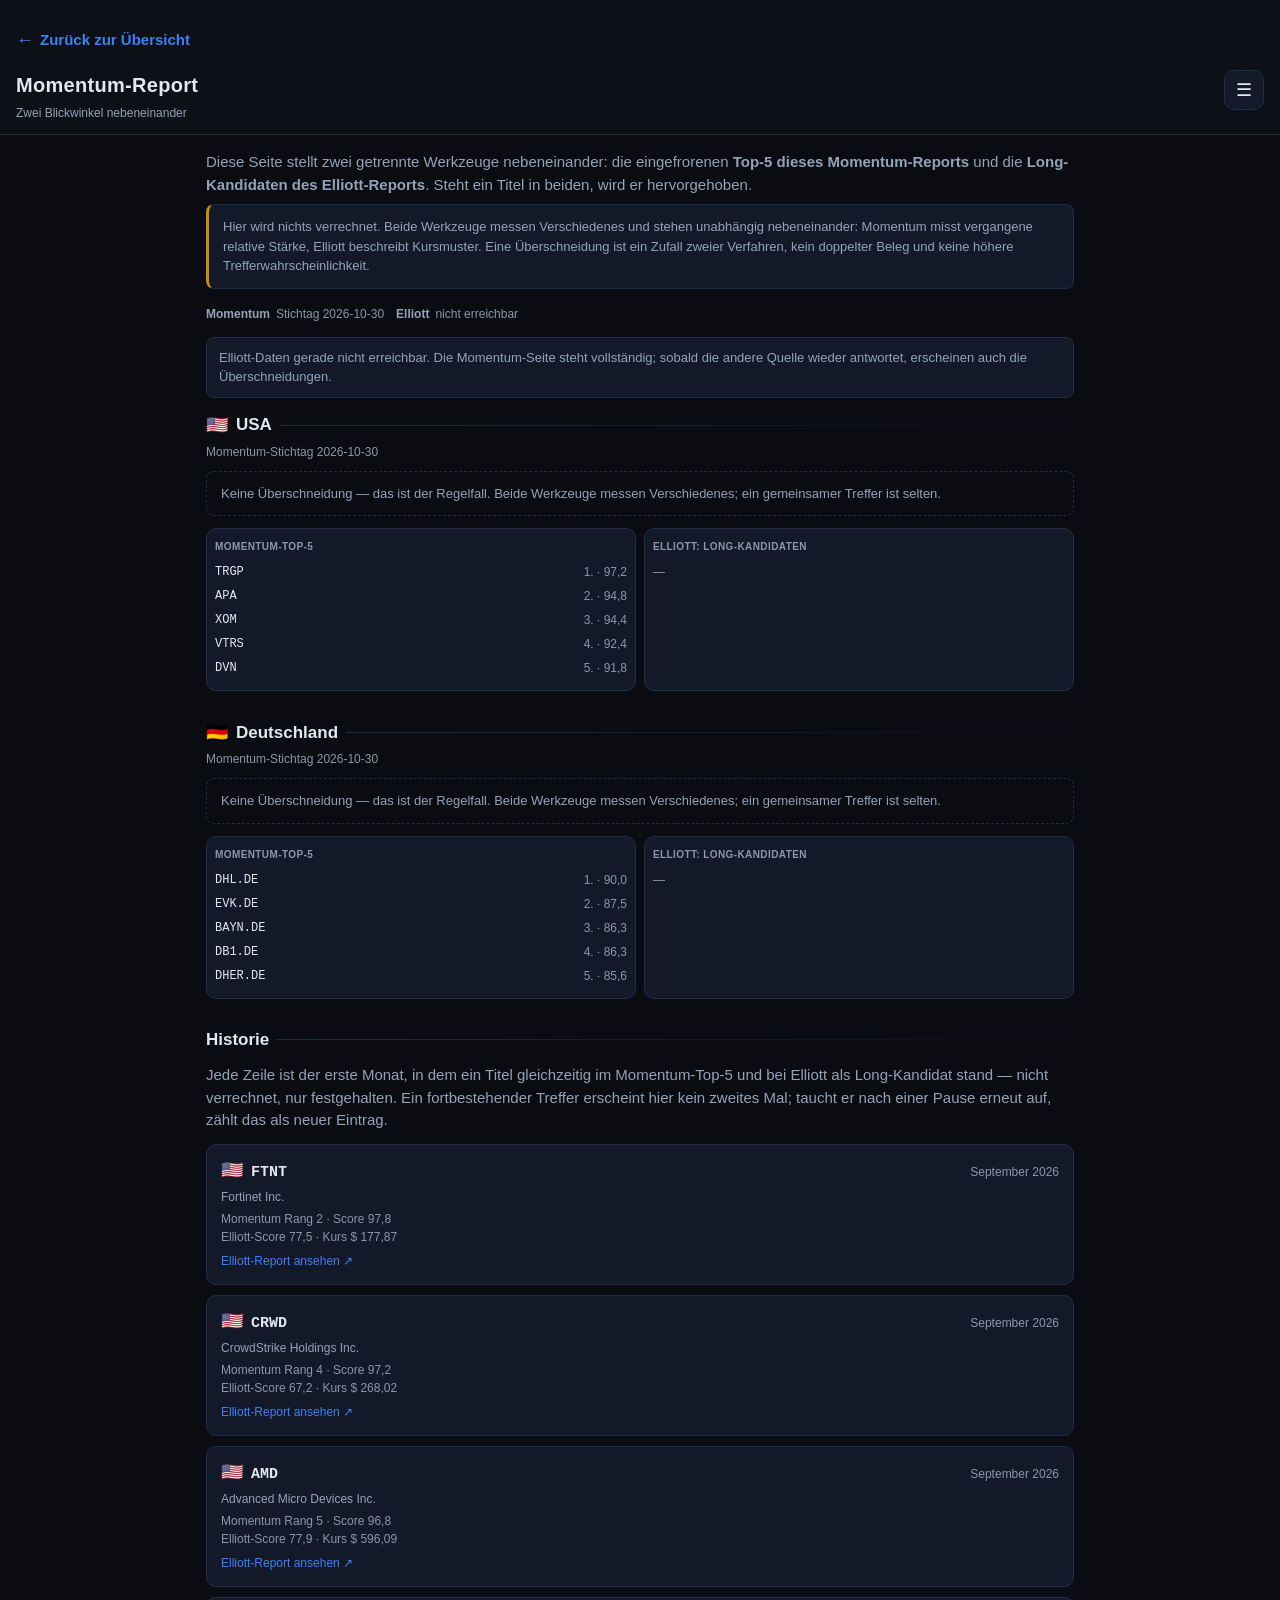
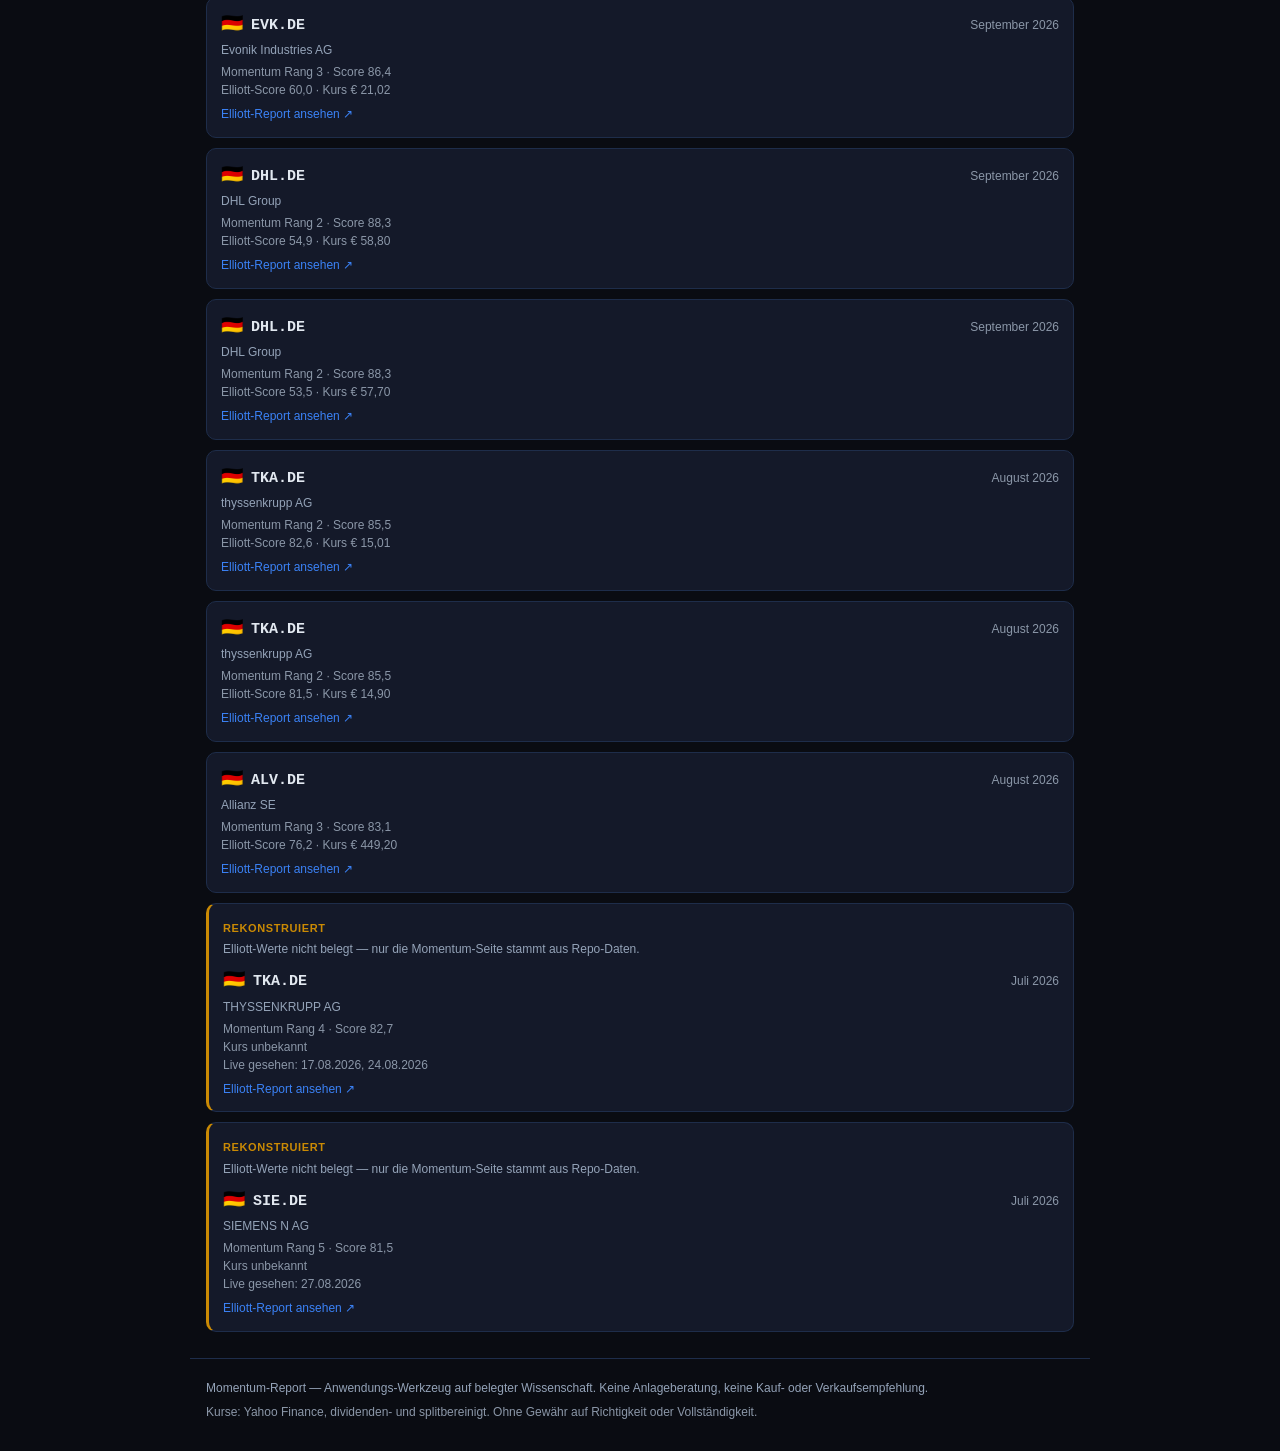
<file: docs/konfluenz.html>
<!DOCTYPE html>
<html lang="de">
<head>
<meta charset="utf-8">
<meta name="viewport" content="width=device-width, initial-scale=1, viewport-fit=cover">
<meta name="theme-color" content="#0d1117">
<meta name="description" content="Wo Momentum-Top-5 und Elliott-Long-Kandidaten sich treffen.">
<title>Konfluenz — Momentum-Report</title>
<link rel="manifest" href="manifest.webmanifest">
<link rel="icon" href="icon.svg" type="image/svg+xml">
<link rel="apple-touch-icon" href="icon.svg">
<link rel="stylesheet" href="style.css">
<script>try{var f=localStorage.getItem("momentum-report:fs");if(f){document.documentElement.style.setProperty("--app-fs",f+"px");}}catch(e){}</script>
</head>
<body data-repo="easywebb911/Momentum-Report" data-workflow="lauf.yml">
<header class="hdr hdr--sub">
  <a class="back" href="./index.html">
    <span class="back-arrow" aria-hidden="true">←</span>Zurück zur Übersicht
  </a>
  <div class="hdr-row">
    <div class="hdr-main">
      <h1>Momentum-Report</h1>
      <p class="stand">Zwei Blickwinkel nebeneinander</p>
    </div>
    <button class="menu-btn" id="menu-btn" aria-label="Menü öffnen" aria-expanded="false">☰</button>
  </div>
</header>
<div class="overlay" id="overlay" hidden>
  <div class="overlay-backdrop" data-close></div>
  <nav class="sheet" aria-label="Menü">
    <a class="sheet-item" href="methodik.html">
      <span class="sheet-icon" aria-hidden="true">▤</span>
      <span><span class="sheet-title">Methodik</span><span class="sheet-sub">Jede Zutat mit Quelle</span></span>
    </a>
    <a class="sheet-item" href="konfluenz.html">
      <span class="sheet-icon" aria-hidden="true">∩</span>
      <span><span class="sheet-title">Konfluenz</span><span class="sheet-sub">Wo Momentum und Elliott sich treffen</span></span>
    </a>
    <a class="sheet-item" href="evaluation.html">
      <span class="sheet-icon" aria-hidden="true">▭</span>
      <span><span class="sheet-title">Evaluation</span><span class="sheet-sub">Was aus den Top-5 tatsächlich wurde</span></span>
    </a>
    <button type="button" class="sheet-item sheet-item--btn" id="reload-btn">
      <span class="sheet-icon" aria-hidden="true">⟳</span>
      <span><span class="sheet-title">Neu laden</span><span class="sheet-sub">Daten frisch holen, ohne die Seite neu zu öffnen</span></span>
    </button>
    <button type="button" class="sheet-item sheet-item--btn" id="recalc-btn">
      <span class="sheet-icon" aria-hidden="true">Σ</span>
      <span><span class="sheet-title">Neu berechnen</span><span class="sheet-sub">Stößt den Momentum-Lauf bei GitHub an</span></span>
    </button>
    <button type="button" class="sheet-item sheet-item--btn" id="lock-btn" disabled>
      <span class="sheet-icon" aria-hidden="true">⌧</span>
      <span><span class="sheet-title">Sperren</span><span class="sheet-sub" id="lock-sub">Kein Token gespeichert</span></span>
    </button>
    <div class="sheet-item sheet-item--static">
      <span class="sheet-icon" aria-hidden="true">A</span>
      <span class="sheet-grow"><span class="sheet-title">Textgröße</span>
        <span class="fs-row" role="group" aria-label="Textgröße">
          <button type="button" class="fs-btn" data-fs="15">Klein</button>
          <button type="button" class="fs-btn" data-fs="16">Normal</button>
          <button type="button" class="fs-btn" data-fs="18">Groß</button>
          <button type="button" class="fs-btn" data-fs="20">Sehr groß</button>
        </span>
      </span>
    </div>
    <button type="button" class="sheet-close" data-close>Schließen</button>
  </nav>
</div>
<div class="overlay" id="tok-overlay" hidden>
  <div class="overlay-backdrop" data-tok-close></div>
  <div class="sheet tok-dlg" role="dialog" aria-modal="true" aria-labelledby="tok-title">
    <h2 class="tok-title" id="tok-title">Zugriffs-Token nötig</h2>
    <p class="tok-text">Die Neuberechnung startet den Lauf bei GitHub. Dafür braucht
      diese Seite einen <strong>Fine-grained Personal Access Token</strong>, der nur
      für dieses eine Repository gilt.</p>
    <ol class="tok-steps">
      <li>Auf GitHub: <strong>Settings → Developer settings → Personal access tokens
        → Fine-grained tokens → Generate new token</strong>.
        <a href="https://github.com/settings/personal-access-tokens/new" target="_blank" rel="noopener noreferrer">Direkt dorthin →</a></li>
      <li><em>Repository access</em>: <strong>Only select repositories</strong> →
        <code>Momentum-Report</code>. Kein anderes.</li>
      <li><em>Repository permissions</em>: <strong>Actions</strong> auf
        <em>Read and write</em>, <strong>Contents</strong> auf <em>Read and write</em>.
        Alles andere auf <em>No access</em> lassen.</li>
      <li>Token erzeugen, kopieren, hier einsetzen.</li>
    </ol>
    <label class="tok-label" for="tok-input">Token</label>
    <input class="tok-input" id="tok-input" type="password" autocomplete="off"
           autocapitalize="off" spellcheck="false" placeholder="github_pat_…">
    <p class="tok-note">Der Token bleibt <strong>auf diesem Gerät</strong> (IndexedDB),
      28 Tage lang, danach wird erneut gefragt. Er geht ausschließlich an
      <code>api.github.com</code>, steht in keiner Adresszeile und in keinem
      Protokoll. Über <em>Sperren</em> im Menü ist er sofort wieder weg.</p>
    <p class="tok-error" id="tok-error" role="alert" hidden></p>
    <div class="tok-row">
      <button type="button" class="tok-btn tok-btn--main" id="tok-save">Speichern und starten</button>
      <button type="button" class="tok-btn" data-tok-close>Abbrechen</button>
    </div>
  </div>
</div>
<div class="runbar" id="runbar" hidden role="status" aria-live="polite">
  <span class="runbar-dot" id="runbar-dot" aria-hidden="true"></span>
  <span class="runbar-text" id="runbar-text"></span>
  <a class="runbar-link" id="runbar-link" target="_blank" rel="noopener noreferrer" hidden>Protokoll →</a>
  <button type="button" class="runbar-close" id="runbar-close" aria-label="Meldung schließen">✕</button>
</div>
<main>
<p class="lead">Diese Seite stellt zwei getrennte Werkzeuge
nebeneinander: die eingefrorenen <strong>Top-5 dieses Momentum-Reports</strong>
und die <strong>Long-Kandidaten des Elliott-Reports</strong>. Steht ein Titel
in beiden, wird er hervorgehoben.</p>
<p class="konf-regel">Hier wird nichts verrechnet. Beide Werkzeuge messen Verschiedenes und stehen unabhängig nebeneinander: Momentum misst vergangene relative Stärke, Elliott beschreibt Kursmuster. Eine Überschneidung ist ein Zufall zweier Verfahren, kein doppelter Beleg und keine höhere Trefferwahrscheinlichkeit.</p>
<div class="konf-stand" id="konf-stand">
  <span class="konf-quelle"><span class="konf-quelle-name">Momentum</span>
    <span class="konf-quelle-stand" id="stand-momentum">wird geladen …</span></span>
  <span class="konf-quelle"><span class="konf-quelle-name">Elliott</span>
    <span class="konf-quelle-stand" id="stand-elliott">wird geladen …</span></span>
</div>
<div class="konf-hinweis" id="konf-hinweis" role="status" hidden></div>
<div id="konf-inhalt"></div>
<h2>Historie</h2>
<p class="lead">Jede Zeile ist der erste Monat, in dem ein Titel gleichzeitig im Momentum-Top-5 und bei Elliott als Long-Kandidat stand — nicht verrechnet, nur festgehalten. Ein fortbestehender Treffer erscheint hier kein zweites Mal; taucht er nach einer Pause erneut auf, zählt das als neuer Eintrag.</p>
<ul class="konf-hist-liste">
    <li class="konf-hist-karte">
      <div class="konf-hist-kopf">
        <span class="flag" aria-hidden="true">🇺🇸</span>
        <span class="konf-hist-ticker">FTNT</span>
        <span class="konf-hist-monat">September 2026</span>
      </div>
      <span class="konf-hist-name">Fortinet Inc.</span>
      <span class="konf-hist-werte">Momentum Rang 2 · Score 97,8</span>
      <span class="konf-hist-werte">Elliott-Score 77,5 · Kurs $ 177,87</span>
      <a class="konf-hist-link" href="https://easywebb911.github.io/Elliott-Report/" target="_blank"
        rel="noopener">Elliott-Report ansehen ↗</a>
    </li>
    <li class="konf-hist-karte">
      <div class="konf-hist-kopf">
        <span class="flag" aria-hidden="true">🇺🇸</span>
        <span class="konf-hist-ticker">CRWD</span>
        <span class="konf-hist-monat">September 2026</span>
      </div>
      <span class="konf-hist-name">CrowdStrike Holdings Inc.</span>
      <span class="konf-hist-werte">Momentum Rang 4 · Score 97,2</span>
      <span class="konf-hist-werte">Elliott-Score 67,2 · Kurs $ 268,02</span>
      <a class="konf-hist-link" href="https://easywebb911.github.io/Elliott-Report/" target="_blank"
        rel="noopener">Elliott-Report ansehen ↗</a>
    </li>
    <li class="konf-hist-karte">
      <div class="konf-hist-kopf">
        <span class="flag" aria-hidden="true">🇺🇸</span>
        <span class="konf-hist-ticker">AMD</span>
        <span class="konf-hist-monat">September 2026</span>
      </div>
      <span class="konf-hist-name">Advanced Micro Devices Inc.</span>
      <span class="konf-hist-werte">Momentum Rang 5 · Score 96,8</span>
      <span class="konf-hist-werte">Elliott-Score 77,9 · Kurs $ 596,09</span>
      <a class="konf-hist-link" href="https://easywebb911.github.io/Elliott-Report/" target="_blank"
        rel="noopener">Elliott-Report ansehen ↗</a>
    </li>
    <li class="konf-hist-karte">
      <div class="konf-hist-kopf">
        <span class="flag" aria-hidden="true">🇩🇪</span>
        <span class="konf-hist-ticker">EVK.DE</span>
        <span class="konf-hist-monat">September 2026</span>
      </div>
      <span class="konf-hist-name">Evonik Industries AG</span>
      <span class="konf-hist-werte">Momentum Rang 3 · Score 86,4</span>
      <span class="konf-hist-werte">Elliott-Score 60,0 · Kurs € 21,02</span>
      <a class="konf-hist-link" href="https://easywebb911.github.io/Elliott-Report/" target="_blank"
        rel="noopener">Elliott-Report ansehen ↗</a>
    </li>
    <li class="konf-hist-karte">
      <div class="konf-hist-kopf">
        <span class="flag" aria-hidden="true">🇩🇪</span>
        <span class="konf-hist-ticker">DHL.DE</span>
        <span class="konf-hist-monat">September 2026</span>
      </div>
      <span class="konf-hist-name">DHL Group</span>
      <span class="konf-hist-werte">Momentum Rang 2 · Score 88,3</span>
      <span class="konf-hist-werte">Elliott-Score 54,9 · Kurs € 58,80</span>
      <a class="konf-hist-link" href="https://easywebb911.github.io/Elliott-Report/" target="_blank"
        rel="noopener">Elliott-Report ansehen ↗</a>
    </li>
    <li class="konf-hist-karte">
      <div class="konf-hist-kopf">
        <span class="flag" aria-hidden="true">🇩🇪</span>
        <span class="konf-hist-ticker">DHL.DE</span>
        <span class="konf-hist-monat">September 2026</span>
      </div>
      <span class="konf-hist-name">DHL Group</span>
      <span class="konf-hist-werte">Momentum Rang 2 · Score 88,3</span>
      <span class="konf-hist-werte">Elliott-Score 53,5 · Kurs € 57,70</span>
      <a class="konf-hist-link" href="https://easywebb911.github.io/Elliott-Report/" target="_blank"
        rel="noopener">Elliott-Report ansehen ↗</a>
    </li>
    <li class="konf-hist-karte">
      <div class="konf-hist-kopf">
        <span class="flag" aria-hidden="true">🇩🇪</span>
        <span class="konf-hist-ticker">TKA.DE</span>
        <span class="konf-hist-monat">August 2026</span>
      </div>
      <span class="konf-hist-name">thyssenkrupp AG</span>
      <span class="konf-hist-werte">Momentum Rang 2 · Score 85,5</span>
      <span class="konf-hist-werte">Elliott-Score 82,6 · Kurs € 15,01</span>
      <a class="konf-hist-link" href="https://easywebb911.github.io/Elliott-Report/" target="_blank"
        rel="noopener">Elliott-Report ansehen ↗</a>
    </li>
    <li class="konf-hist-karte">
      <div class="konf-hist-kopf">
        <span class="flag" aria-hidden="true">🇩🇪</span>
        <span class="konf-hist-ticker">TKA.DE</span>
        <span class="konf-hist-monat">August 2026</span>
      </div>
      <span class="konf-hist-name">thyssenkrupp AG</span>
      <span class="konf-hist-werte">Momentum Rang 2 · Score 85,5</span>
      <span class="konf-hist-werte">Elliott-Score 81,5 · Kurs € 14,90</span>
      <a class="konf-hist-link" href="https://easywebb911.github.io/Elliott-Report/" target="_blank"
        rel="noopener">Elliott-Report ansehen ↗</a>
    </li>
    <li class="konf-hist-karte">
      <div class="konf-hist-kopf">
        <span class="flag" aria-hidden="true">🇩🇪</span>
        <span class="konf-hist-ticker">ALV.DE</span>
        <span class="konf-hist-monat">August 2026</span>
      </div>
      <span class="konf-hist-name">Allianz SE</span>
      <span class="konf-hist-werte">Momentum Rang 3 · Score 83,1</span>
      <span class="konf-hist-werte">Elliott-Score 76,2 · Kurs € 449,20</span>
      <a class="konf-hist-link" href="https://easywebb911.github.io/Elliott-Report/" target="_blank"
        rel="noopener">Elliott-Report ansehen ↗</a>
    </li>
    <li class="konf-hist-karte konf-hist-karte--rekonstruiert">
      <div class="konf-hist-badge">Rekonstruiert</div>
      <p class="konf-hist-badge-text">Elliott-Werte nicht belegt — nur die Momentum-Seite stammt aus Repo-Daten.</p><div class="konf-hist-kopf">
        <span class="flag" aria-hidden="true">🇩🇪</span>
        <span class="konf-hist-ticker">TKA.DE</span>
        <span class="konf-hist-monat">Juli 2026</span>
      </div>
      <span class="konf-hist-name">THYSSENKRUPP AG</span>
      <span class="konf-hist-werte">Momentum Rang 4 · Score 82,7</span>
      <span class="konf-hist-werte">Kurs unbekannt</span>
      <span class="konf-hist-werte">Live gesehen: 17.08.2026, 24.08.2026</span>
      <a class="konf-hist-link" href="https://easywebb911.github.io/Elliott-Report/" target="_blank"
        rel="noopener">Elliott-Report ansehen ↗</a>
    </li>
    <li class="konf-hist-karte konf-hist-karte--rekonstruiert">
      <div class="konf-hist-badge">Rekonstruiert</div>
      <p class="konf-hist-badge-text">Elliott-Werte nicht belegt — nur die Momentum-Seite stammt aus Repo-Daten.</p><div class="konf-hist-kopf">
        <span class="flag" aria-hidden="true">🇩🇪</span>
        <span class="konf-hist-ticker">SIE.DE</span>
        <span class="konf-hist-monat">Juli 2026</span>
      </div>
      <span class="konf-hist-name">SIEMENS N AG</span>
      <span class="konf-hist-werte">Momentum Rang 5 · Score 81,5</span>
      <span class="konf-hist-werte">Kurs unbekannt</span>
      <span class="konf-hist-werte">Live gesehen: 27.08.2026</span>
      <a class="konf-hist-link" href="https://easywebb911.github.io/Elliott-Report/" target="_blank"
        rel="noopener">Elliott-Report ansehen ↗</a>
    </li>
</ul>
</main>
<footer class="foot">
  <p>Momentum-Report — Anwendungs-Werkzeug auf belegter Wissenschaft.
     Keine Anlageberatung, keine Kauf- oder Verkaufsempfehlung.</p>
  <p class="foot-dim">Kurse: Yahoo Finance, dividenden- und splitbereinigt.
     Ohne Gewähr auf Richtigkeit oder Vollständigkeit.</p>
</footer>
<script src="app.js"></script>
</body>
</html>
</file>
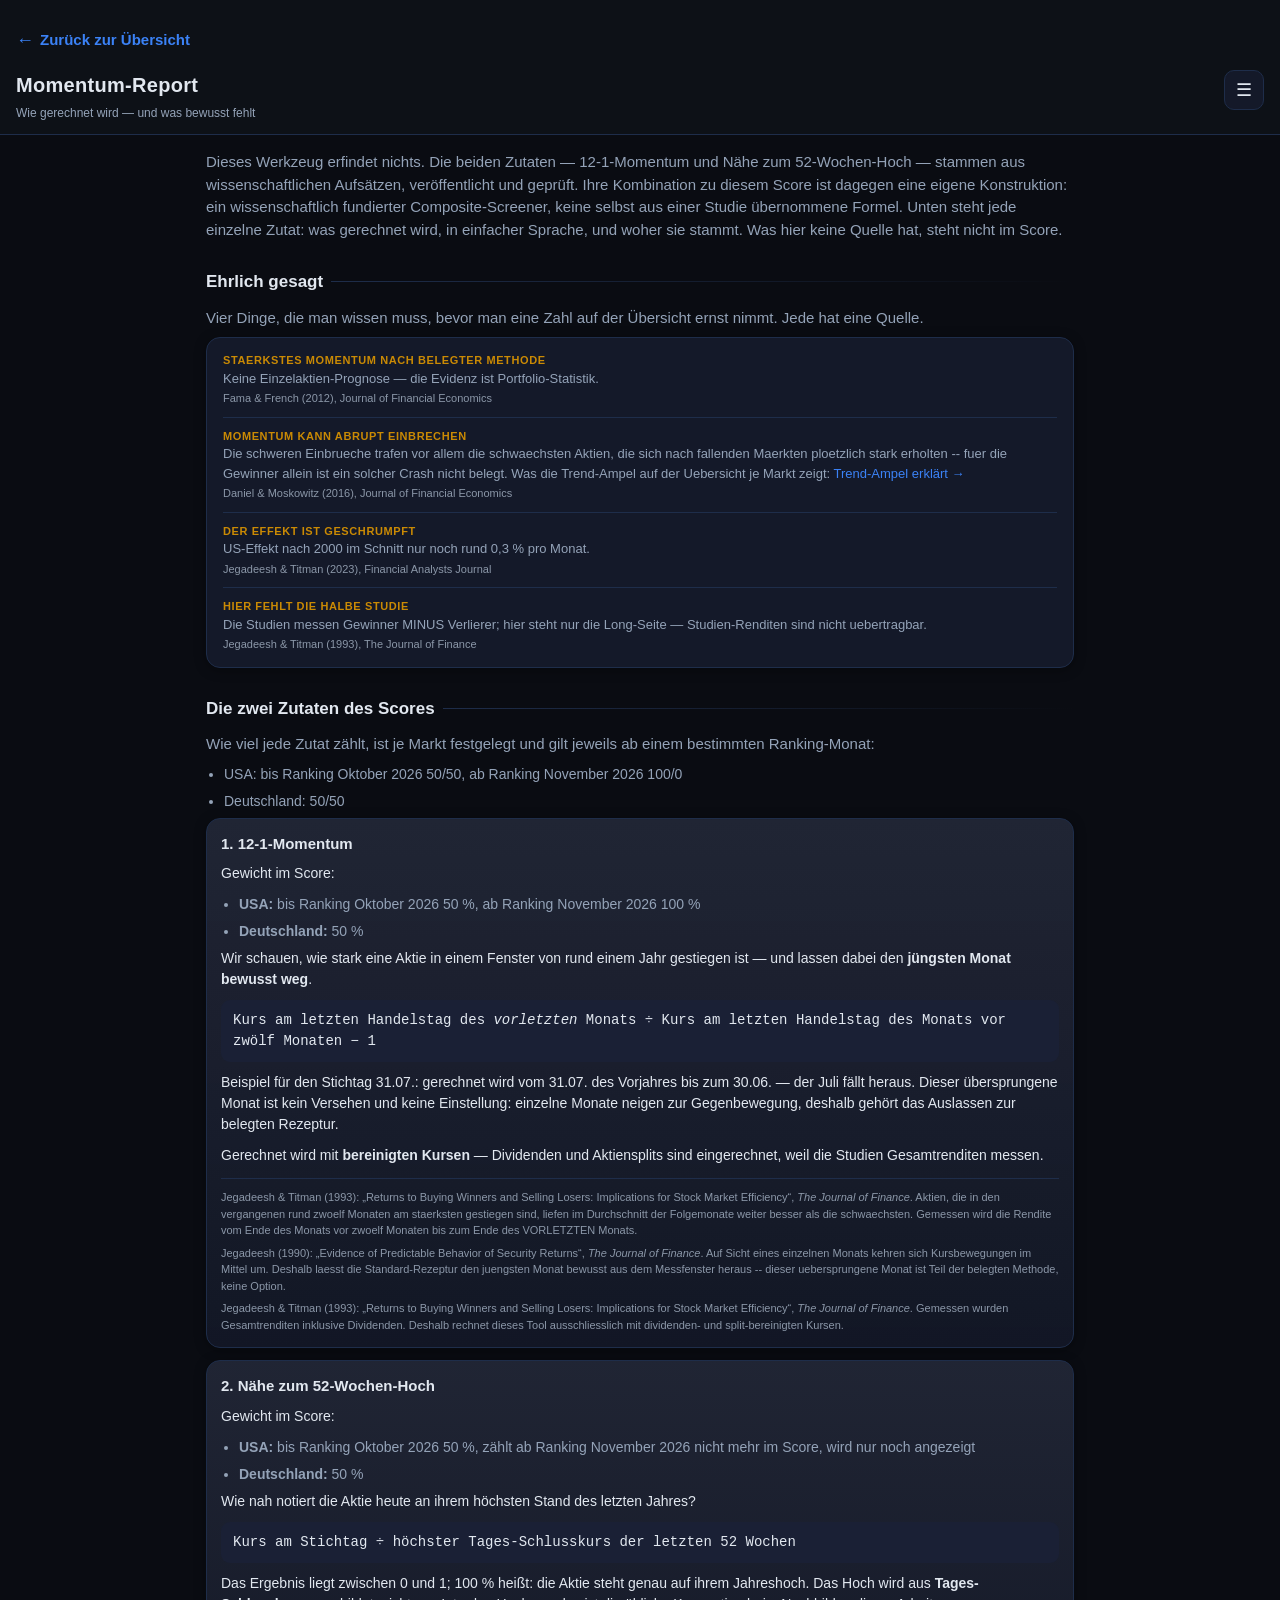
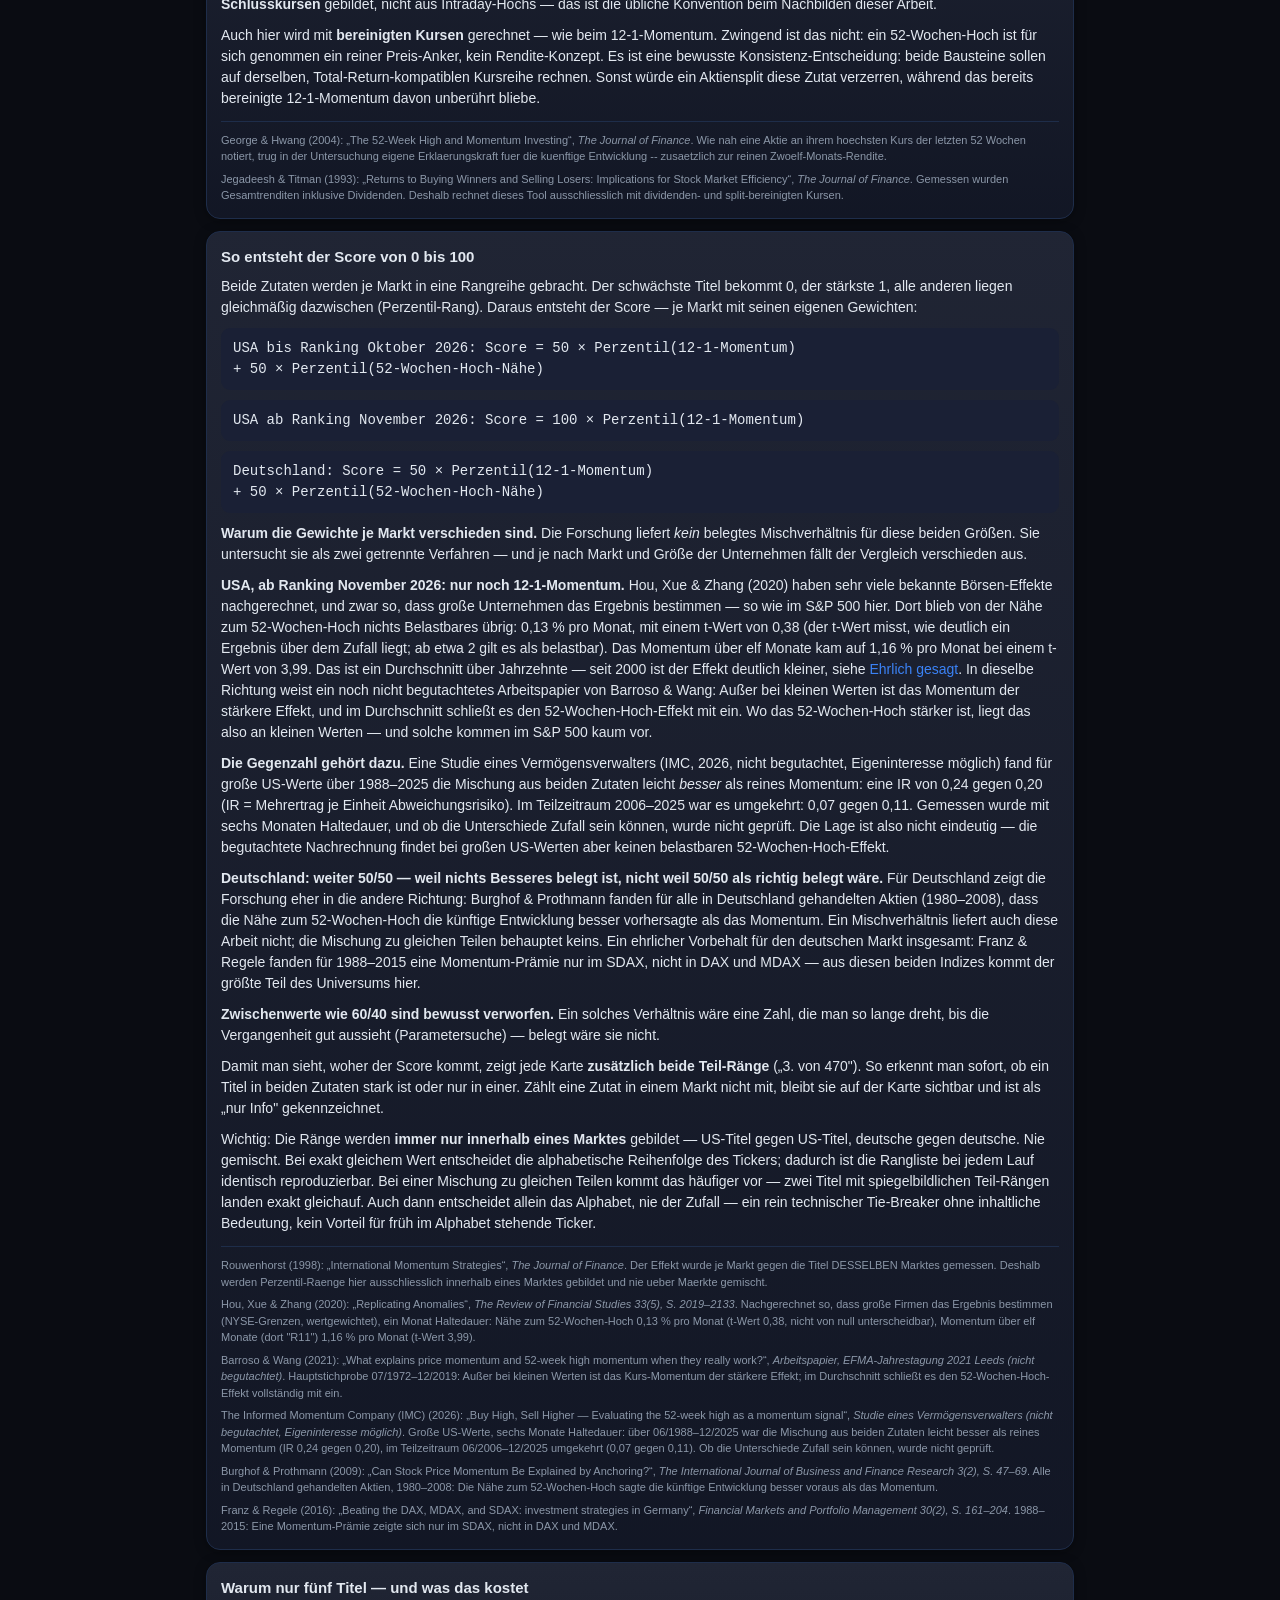
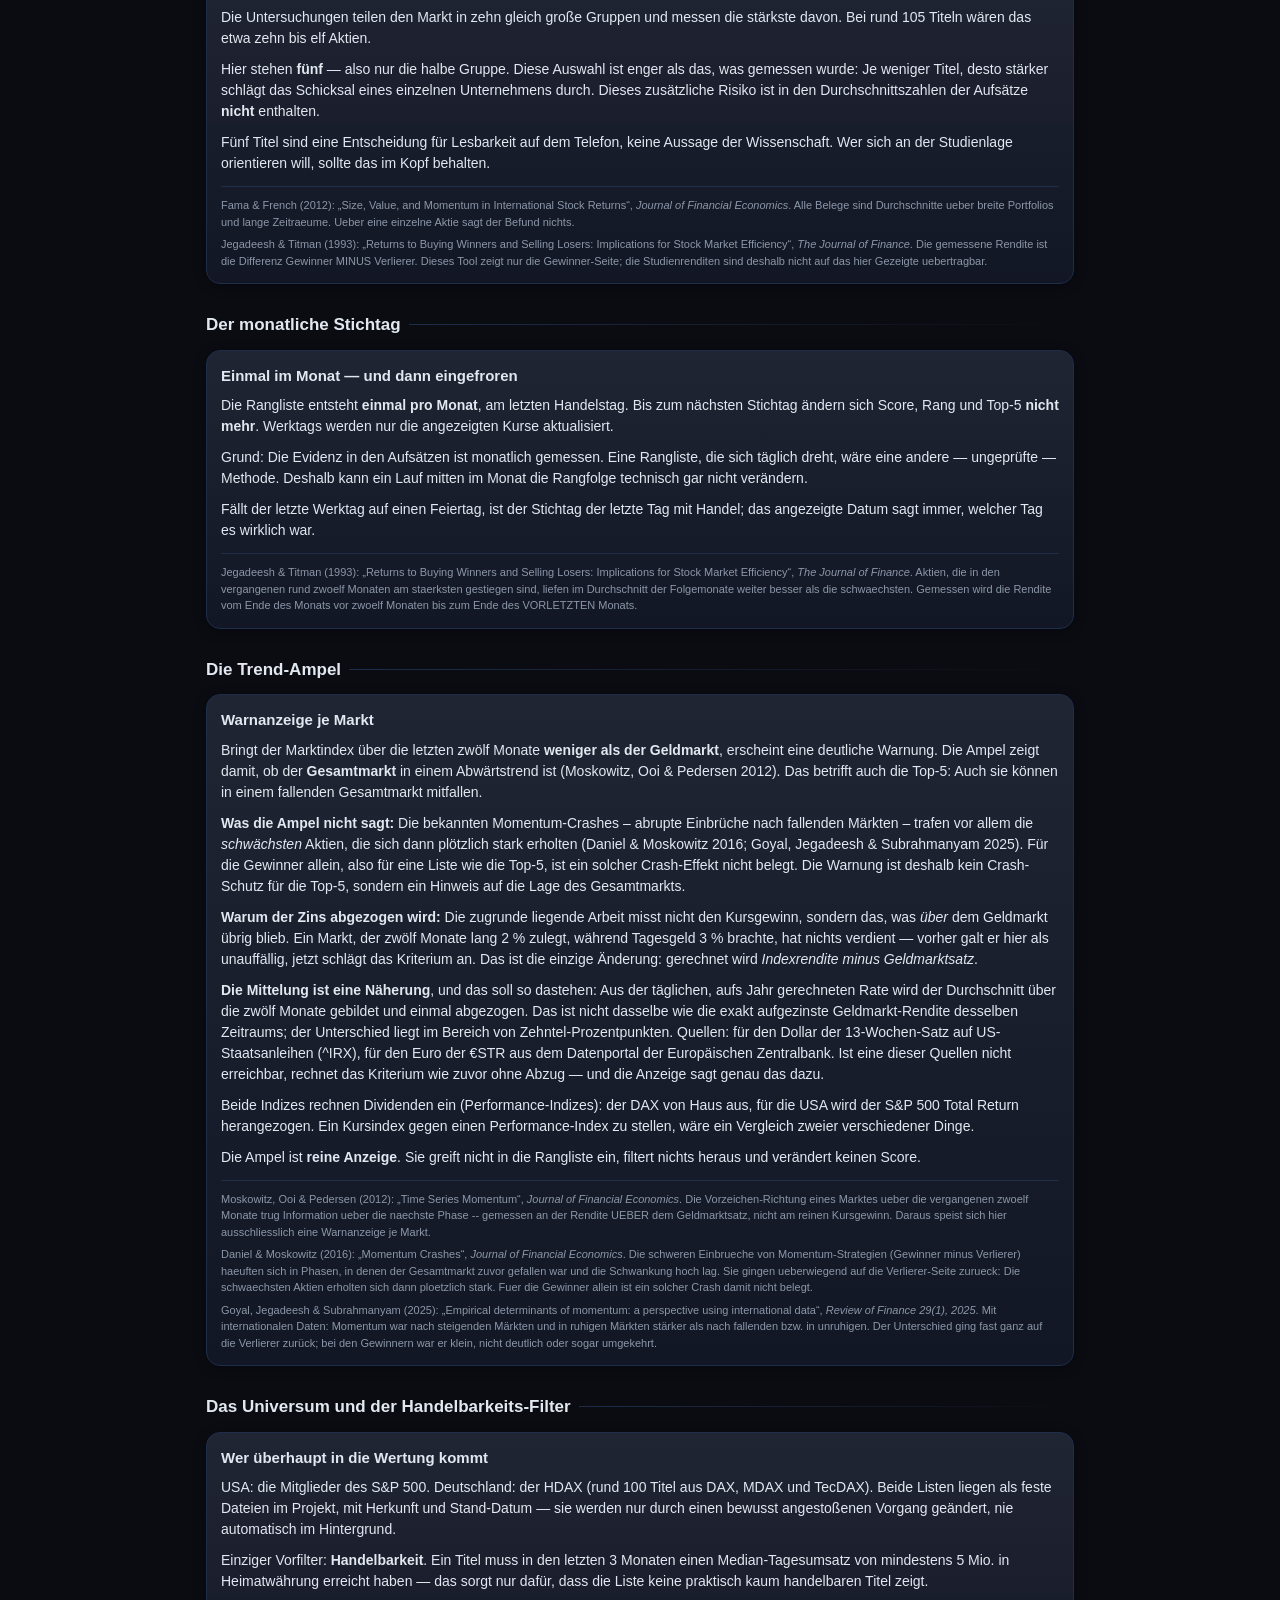
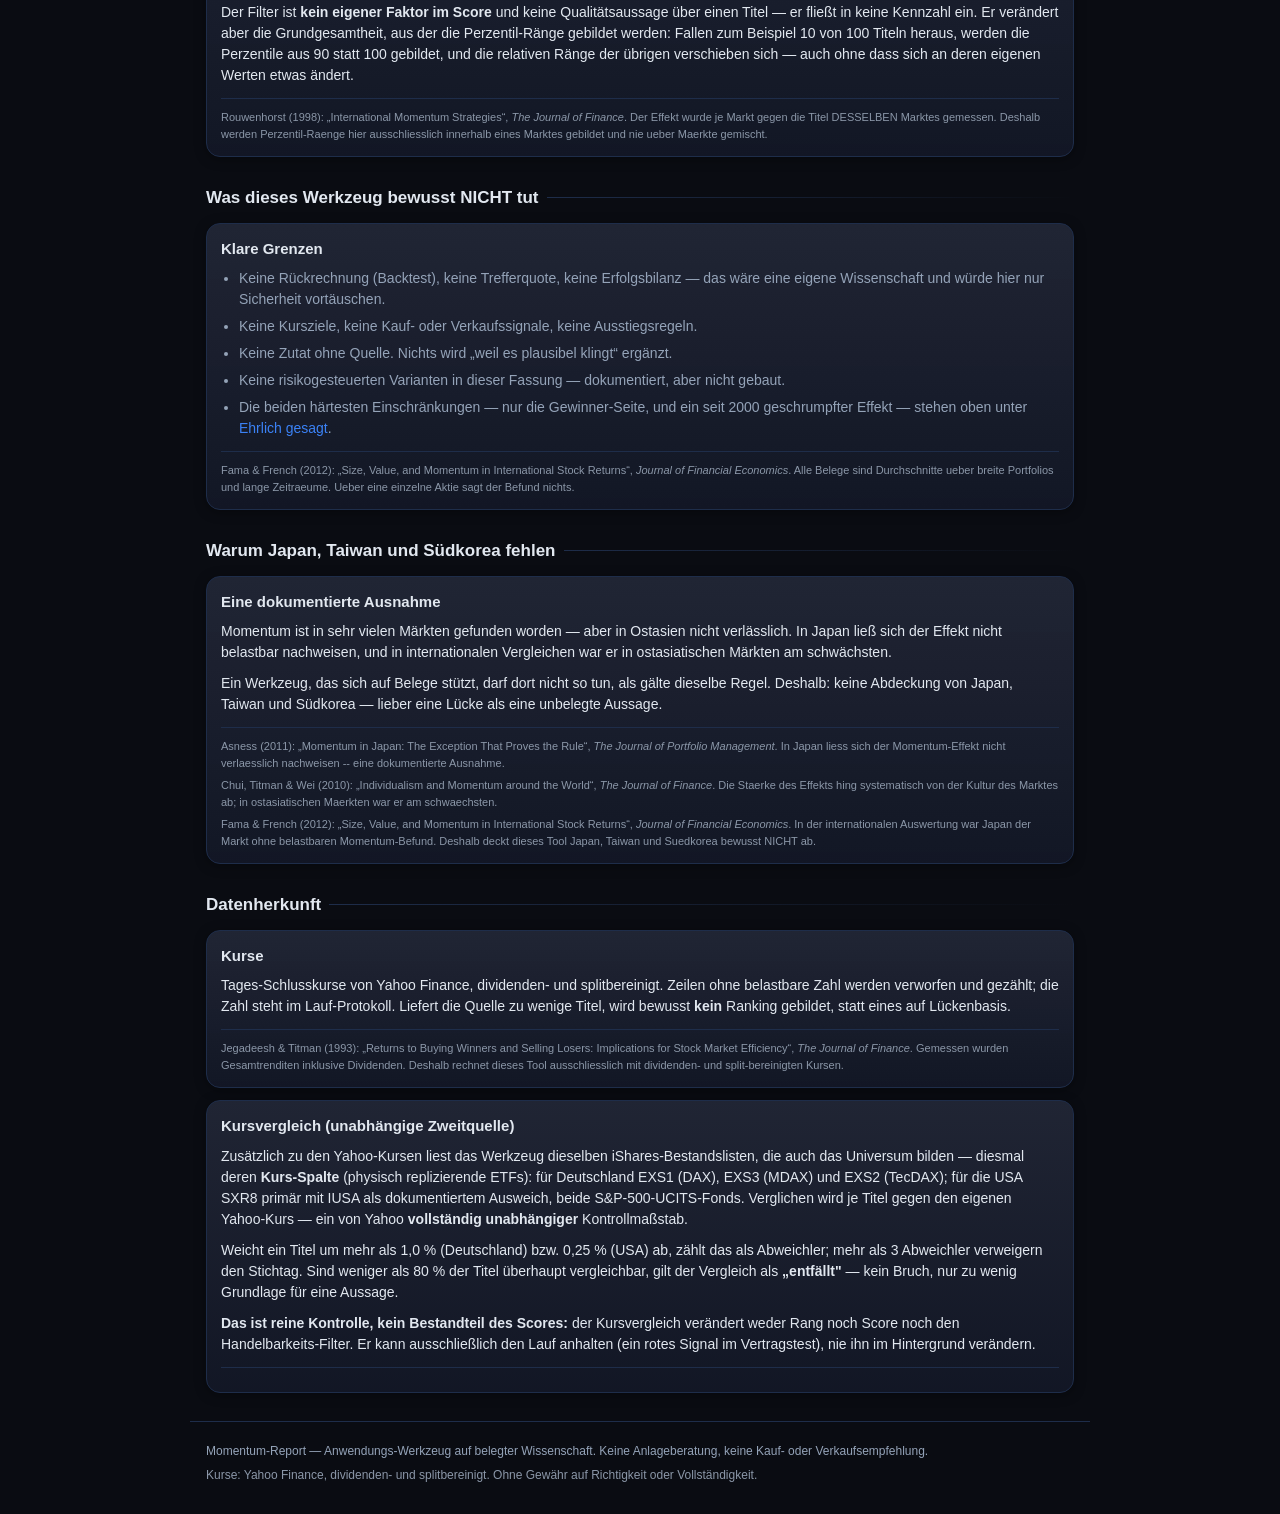
<file: docs/methodik.html>
<!DOCTYPE html>
<html lang="de">
<head>
<meta charset="utf-8">
<meta name="viewport" content="width=device-width, initial-scale=1, viewport-fit=cover">
<meta name="theme-color" content="#0d1117">
<meta name="description" content="Jede Zutat mit Primaerquelle.">
<title>Methodik — Momentum-Report</title>
<link rel="manifest" href="manifest.webmanifest">
<link rel="icon" href="icon.svg" type="image/svg+xml">
<link rel="apple-touch-icon" href="icon.svg">
<link rel="stylesheet" href="style.css">
<script>try{var f=localStorage.getItem("momentum-report:fs");if(f){document.documentElement.style.setProperty("--app-fs",f+"px");}}catch(e){}</script>
</head>
<body data-repo="easywebb911/Momentum-Report" data-workflow="lauf.yml">
<header class="hdr hdr--sub">
  <a class="back" href="./index.html">
    <span class="back-arrow" aria-hidden="true">←</span>Zurück zur Übersicht
  </a>
  <div class="hdr-row">
    <div class="hdr-main">
      <h1>Momentum-Report</h1>
      <p class="stand">Wie gerechnet wird — und was bewusst fehlt</p>
    </div>
    <button class="menu-btn" id="menu-btn" aria-label="Menü öffnen" aria-expanded="false">☰</button>
  </div>
</header>
<div class="overlay" id="overlay" hidden>
  <div class="overlay-backdrop" data-close></div>
  <nav class="sheet" aria-label="Menü">
    <a class="sheet-item" href="methodik.html">
      <span class="sheet-icon" aria-hidden="true">▤</span>
      <span><span class="sheet-title">Methodik</span><span class="sheet-sub">Jede Zutat mit Quelle</span></span>
    </a>
    <a class="sheet-item" href="konfluenz.html">
      <span class="sheet-icon" aria-hidden="true">∩</span>
      <span><span class="sheet-title">Konfluenz</span><span class="sheet-sub">Wo Momentum und Elliott sich treffen</span></span>
    </a>
    <a class="sheet-item" href="evaluation.html">
      <span class="sheet-icon" aria-hidden="true">▭</span>
      <span><span class="sheet-title">Evaluation</span><span class="sheet-sub">Was aus den Top-5 tatsächlich wurde</span></span>
    </a>
    <button type="button" class="sheet-item sheet-item--btn" id="reload-btn">
      <span class="sheet-icon" aria-hidden="true">⟳</span>
      <span><span class="sheet-title">Neu laden</span><span class="sheet-sub">Daten frisch holen, ohne die Seite neu zu öffnen</span></span>
    </button>
    <button type="button" class="sheet-item sheet-item--btn" id="recalc-btn">
      <span class="sheet-icon" aria-hidden="true">Σ</span>
      <span><span class="sheet-title">Neu berechnen</span><span class="sheet-sub">Stößt den Momentum-Lauf bei GitHub an</span></span>
    </button>
    <button type="button" class="sheet-item sheet-item--btn" id="lock-btn" disabled>
      <span class="sheet-icon" aria-hidden="true">⌧</span>
      <span><span class="sheet-title">Sperren</span><span class="sheet-sub" id="lock-sub">Kein Token gespeichert</span></span>
    </button>
    <div class="sheet-item sheet-item--static">
      <span class="sheet-icon" aria-hidden="true">A</span>
      <span class="sheet-grow"><span class="sheet-title">Textgröße</span>
        <span class="fs-row" role="group" aria-label="Textgröße">
          <button type="button" class="fs-btn" data-fs="15">Klein</button>
          <button type="button" class="fs-btn" data-fs="16">Normal</button>
          <button type="button" class="fs-btn" data-fs="18">Groß</button>
          <button type="button" class="fs-btn" data-fs="20">Sehr groß</button>
        </span>
      </span>
    </div>
    <button type="button" class="sheet-close" data-close>Schließen</button>
  </nav>
</div>
<div class="overlay" id="tok-overlay" hidden>
  <div class="overlay-backdrop" data-tok-close></div>
  <div class="sheet tok-dlg" role="dialog" aria-modal="true" aria-labelledby="tok-title">
    <h2 class="tok-title" id="tok-title">Zugriffs-Token nötig</h2>
    <p class="tok-text">Die Neuberechnung startet den Lauf bei GitHub. Dafür braucht
      diese Seite einen <strong>Fine-grained Personal Access Token</strong>, der nur
      für dieses eine Repository gilt.</p>
    <ol class="tok-steps">
      <li>Auf GitHub: <strong>Settings → Developer settings → Personal access tokens
        → Fine-grained tokens → Generate new token</strong>.
        <a href="https://github.com/settings/personal-access-tokens/new" target="_blank" rel="noopener noreferrer">Direkt dorthin →</a></li>
      <li><em>Repository access</em>: <strong>Only select repositories</strong> →
        <code>Momentum-Report</code>. Kein anderes.</li>
      <li><em>Repository permissions</em>: <strong>Actions</strong> auf
        <em>Read and write</em>, <strong>Contents</strong> auf <em>Read and write</em>.
        Alles andere auf <em>No access</em> lassen.</li>
      <li>Token erzeugen, kopieren, hier einsetzen.</li>
    </ol>
    <label class="tok-label" for="tok-input">Token</label>
    <input class="tok-input" id="tok-input" type="password" autocomplete="off"
           autocapitalize="off" spellcheck="false" placeholder="github_pat_…">
    <p class="tok-note">Der Token bleibt <strong>auf diesem Gerät</strong> (IndexedDB),
      28 Tage lang, danach wird erneut gefragt. Er geht ausschließlich an
      <code>api.github.com</code>, steht in keiner Adresszeile und in keinem
      Protokoll. Über <em>Sperren</em> im Menü ist er sofort wieder weg.</p>
    <p class="tok-error" id="tok-error" role="alert" hidden></p>
    <div class="tok-row">
      <button type="button" class="tok-btn tok-btn--main" id="tok-save">Speichern und starten</button>
      <button type="button" class="tok-btn" data-tok-close>Abbrechen</button>
    </div>
  </div>
</div>
<div class="runbar" id="runbar" hidden role="status" aria-live="polite">
  <span class="runbar-dot" id="runbar-dot" aria-hidden="true"></span>
  <span class="runbar-text" id="runbar-text"></span>
  <a class="runbar-link" id="runbar-link" target="_blank" rel="noopener noreferrer" hidden>Protokoll →</a>
  <button type="button" class="runbar-close" id="runbar-close" aria-label="Meldung schließen">✕</button>
</div>
<main>
<p class="lead">Dieses Werkzeug erfindet nichts. Die beiden
Zutaten — 12-1-Momentum und Nähe zum 52-Wochen-Hoch — stammen aus
wissenschaftlichen Aufsätzen, veröffentlicht und geprüft. Ihre Kombination
zu diesem Score ist dagegen eine eigene Konstruktion: ein wissenschaftlich
fundierter Composite-Screener, keine selbst aus einer Studie übernommene
Formel. Unten steht jede einzelne Zutat: was gerechnet wird, in einfacher
Sprache, und woher sie stammt. Was hier keine Quelle hat, steht nicht im
Score.</p>
<h2>Ehrlich gesagt</h2>
<p class="lead">Vier Dinge, die man wissen muss, bevor man eine
Zahl auf der Übersicht ernst nimmt. Jede hat eine Quelle.</p>
<section class="disc-box" id="ehrlich-gesagt" aria-label="Was dieses Werkzeug nicht kann">
  <ul class="disc-list">
    <li class="disc-item">
      <span class="disc-title">Staerkstes Momentum nach belegter Methode</span>
      <span class="disc-text">Keine Einzelaktien-Prognose — die Evidenz ist Portfolio-Statistik.</span>
      <span class="disc-src">Fama &amp; French (2012), Journal of Financial Economics</span>
    </li>
    <li class="disc-item">
      <span class="disc-title">Momentum kann abrupt einbrechen</span>
      <span class="disc-text">Die schweren Einbrueche trafen vor allem die schwaechsten Aktien, die sich nach fallenden Maerkten ploetzlich stark erholten -- fuer die Gewinner allein ist ein solcher Crash nicht belegt. Was die Trend-Ampel auf der Uebersicht je Markt zeigt: <a class="disc-link" href="#trend-ampel">Trend-Ampel erklärt →</a></span>
      <span class="disc-src">Daniel &amp; Moskowitz (2016), Journal of Financial Economics</span>
    </li>
    <li class="disc-item">
      <span class="disc-title">Der Effekt ist geschrumpft</span>
      <span class="disc-text">US-Effekt nach 2000 im Schnitt nur noch rund 0,3 % pro Monat.</span>
      <span class="disc-src">Jegadeesh &amp; Titman (2023), Financial Analysts Journal</span>
    </li>
    <li class="disc-item">
      <span class="disc-title">Hier fehlt die halbe Studie</span>
      <span class="disc-text">Die Studien messen Gewinner MINUS Verlierer; hier steht nur die Long-Seite — Studien-Renditen sind nicht uebertragbar.</span>
      <span class="disc-src">Jegadeesh &amp; Titman (1993), The Journal of Finance</span>
    </li>
  </ul>
</section>
<h2>Die zwei Zutaten des Scores</h2>
<p class="lead">Wie viel jede Zutat zählt, ist je Markt festgelegt
und gilt jeweils ab einem bestimmten Ranking-Monat:</p>
<ul class="nolist gewichte"><li>USA: bis Ranking Oktober 2026 50/50, ab Ranking November 2026 100/0</li><li>Deutschland: 50/50</li></ul>
<article class="card mcard">
  <h3>1. 12-1-Momentum</h3>
  <p>Gewicht im Score:</p><ul class="nolist gewichte"><li><strong>USA:</strong> bis Ranking Oktober 2026 50 %, ab Ranking November 2026 100 %</li><li><strong>Deutschland:</strong> 50 %</li></ul><p>Wir schauen, wie stark eine Aktie in einem Fenster von rund einem
Jahr gestiegen ist — und lassen dabei den <strong>jüngsten Monat bewusst
weg</strong>.</p>
<p class="formula">Kurs am letzten Handelstag des <em>vorletzten</em> Monats
÷ Kurs am letzten Handelstag des Monats vor zwölf Monaten − 1</p>
<p>Beispiel für den Stichtag 31.07.: gerechnet wird vom 31.07. des Vorjahres
bis zum 30.06. — der Juli fällt heraus. Dieser übersprungene Monat ist kein
Versehen und keine Einstellung: einzelne Monate neigen zur Gegenbewegung,
deshalb gehört das Auslassen zur belegten Rezeptur.</p>
<p>Gerechnet wird mit <strong>bereinigten Kursen</strong> — Dividenden und
Aktiensplits sind eingerechnet, weil die Studien Gesamtrenditen messen.</p>
  <ul class="src-list"><li>Jegadeesh &amp; Titman (1993): „Returns to Buying Winners and Selling Losers: Implications for Stock Market Efficiency“, <em>The Journal of Finance</em>. Aktien, die in den vergangenen rund zwoelf Monaten am staerksten gestiegen sind, liefen im Durchschnitt der Folgemonate weiter besser als die schwaechsten. Gemessen wird die Rendite vom Ende des Monats vor zwoelf Monaten bis zum Ende des VORLETZTEN Monats.</li><li>Jegadeesh (1990): „Evidence of Predictable Behavior of Security Returns“, <em>The Journal of Finance</em>. Auf Sicht eines einzelnen Monats kehren sich Kursbewegungen im Mittel um. Deshalb laesst die Standard-Rezeptur den juengsten Monat bewusst aus dem Messfenster heraus -- dieser uebersprungene Monat ist Teil der belegten Methode, keine Option.</li><li>Jegadeesh &amp; Titman (1993): „Returns to Buying Winners and Selling Losers: Implications for Stock Market Efficiency“, <em>The Journal of Finance</em>. Gemessen wurden Gesamtrenditen inklusive Dividenden. Deshalb rechnet dieses Tool ausschliesslich mit dividenden- und split-bereinigten Kursen.</li></ul>
</article>
<article class="card mcard">
  <h3>2. Nähe zum 52-Wochen-Hoch</h3>
  <p>Gewicht im Score:</p><ul class="nolist gewichte"><li><strong>USA:</strong> bis Ranking Oktober 2026 50 %, zählt ab Ranking November 2026 nicht mehr im Score, wird nur noch angezeigt</li><li><strong>Deutschland:</strong> 50 %</li></ul><p>Wie nah notiert die Aktie heute an ihrem höchsten Stand des
letzten Jahres?</p>
<p class="formula">Kurs am Stichtag ÷ höchster Tages-Schlusskurs der letzten
52 Wochen</p>
<p>Das Ergebnis liegt zwischen 0 und 1; 100 % heißt: die Aktie steht genau
auf ihrem Jahreshoch. Das Hoch wird aus <strong>Tages-Schlusskursen</strong>
gebildet, nicht aus Intraday-Hochs — das ist die übliche Konvention beim
Nachbilden dieser Arbeit.</p>
<p>Auch hier wird mit <strong>bereinigten Kursen</strong> gerechnet — wie
beim 12-1-Momentum. Zwingend ist das nicht: ein 52-Wochen-Hoch ist für sich
genommen ein reiner Preis-Anker, kein Rendite-Konzept. Es ist eine bewusste
Konsistenz-Entscheidung: beide Bausteine sollen auf derselben,
Total-Return-kompatiblen Kursreihe rechnen. Sonst würde ein Aktiensplit
diese Zutat verzerren, während das bereits bereinigte 12-1-Momentum davon
unberührt bliebe.</p>
  <ul class="src-list"><li>George &amp; Hwang (2004): „The 52-Week High and Momentum Investing“, <em>The Journal of Finance</em>. Wie nah eine Aktie an ihrem hoechsten Kurs der letzten 52 Wochen notiert, trug in der Untersuchung eigene Erklaerungskraft fuer die kuenftige Entwicklung -- zusaetzlich zur reinen Zwoelf-Monats-Rendite.</li><li>Jegadeesh &amp; Titman (1993): „Returns to Buying Winners and Selling Losers: Implications for Stock Market Efficiency“, <em>The Journal of Finance</em>. Gemessen wurden Gesamtrenditen inklusive Dividenden. Deshalb rechnet dieses Tool ausschliesslich mit dividenden- und split-bereinigten Kursen.</li></ul>
</article>
<article class="card mcard">
  <h3>So entsteht der Score von 0 bis 100</h3>
  <p>Beide Zutaten werden je Markt in eine Rangreihe gebracht. Der
schwächste Titel bekommt 0, der stärkste 1, alle anderen liegen gleichmäßig
dazwischen (Perzentil-Rang). Daraus entsteht der Score — je Markt mit
seinen eigenen Gewichten:</p>
<p class="formula">USA bis Ranking Oktober 2026: Score = 50 × Perzentil(12-1-Momentum)<br>+ 50 × Perzentil(52-Wochen-Hoch-Nähe)</p>
<p class="formula">USA ab Ranking November 2026: Score = 100 × Perzentil(12-1-Momentum)</p>
<p class="formula">Deutschland: Score = 50 × Perzentil(12-1-Momentum)<br>+ 50 × Perzentil(52-Wochen-Hoch-Nähe)</p>
<p><strong>Warum die Gewichte je Markt verschieden sind.</strong> Die
Forschung liefert <em>kein</em> belegtes Mischverhältnis für diese beiden
Größen. Sie untersucht sie als zwei getrennte Verfahren — und je nach Markt
und Größe der Unternehmen fällt der Vergleich verschieden aus.</p>
<p><strong>USA, ab Ranking November 2026: nur noch 12-1-Momentum.</strong> Hou, Xue
&amp; Zhang (2020) haben sehr viele bekannte Börsen-Effekte nachgerechnet,
und zwar so, dass große Unternehmen das Ergebnis bestimmen — so wie im
S&amp;P&nbsp;500 hier. Dort blieb von der Nähe zum
52-Wochen-Hoch nichts Belastbares übrig: 0,13&nbsp;% pro Monat, mit einem
t-Wert von 0,38 (der t-Wert misst, wie deutlich ein Ergebnis über dem
Zufall liegt; ab etwa 2 gilt es als belastbar). Das Momentum über elf
Monate kam auf
1,16&nbsp;% pro Monat bei einem t-Wert von 3,99. Das ist ein Durchschnitt
über Jahrzehnte — seit 2000 ist der Effekt deutlich kleiner, siehe
<a href="#ehrlich-gesagt">Ehrlich gesagt</a>. In dieselbe Richtung weist ein
noch nicht begutachtetes Arbeitspapier von Barroso &amp; Wang: Außer bei
kleinen Werten ist das Momentum der stärkere Effekt, und im Durchschnitt
schließt es den 52-Wochen-Hoch-Effekt mit ein. Wo das 52-Wochen-Hoch
stärker ist, liegt das also an kleinen Werten — und solche kommen im
S&amp;P&nbsp;500 kaum vor.</p>
<p><strong>Die Gegenzahl gehört dazu.</strong> Eine Studie eines
Vermögensverwalters (IMC, 2026, nicht begutachtet, Eigeninteresse möglich)
fand für große US-Werte über 1988–2025 die Mischung aus beiden Zutaten
leicht <em>besser</em> als reines Momentum: eine IR von 0,24 gegen 0,20
(IR = Mehrertrag je Einheit Abweichungsrisiko). Im Teilzeitraum 2006–2025
war es umgekehrt: 0,07 gegen 0,11. Gemessen wurde mit sechs Monaten
Haltedauer, und ob die Unterschiede Zufall sein können, wurde nicht
geprüft. Die Lage ist also nicht eindeutig — die begutachtete Nachrechnung
findet bei großen US-Werten aber keinen belastbaren 52-Wochen-Hoch-Effekt.</p>
<p><strong>Deutschland: weiter 50/50 — weil nichts Besseres belegt ist,
nicht weil 50/50 als richtig belegt wäre.</strong> Für Deutschland zeigt die
Forschung eher in die andere Richtung: Burghof &amp; Prothmann fanden für
alle in Deutschland gehandelten Aktien (1980–2008), dass die Nähe zum
52-Wochen-Hoch die künftige Entwicklung besser vorhersagte als das
Momentum. Ein Mischverhältnis liefert auch diese Arbeit nicht; die Mischung
zu gleichen Teilen behauptet keins. Ein ehrlicher Vorbehalt für den
deutschen Markt insgesamt: Franz &amp; Regele fanden für 1988–2015 eine
Momentum-Prämie nur im SDAX, nicht in DAX und MDAX — aus diesen beiden
Indizes kommt der größte Teil des Universums hier.</p>
<p><strong>Zwischenwerte wie 60/40 sind bewusst verworfen.</strong> Ein
solches Verhältnis wäre eine Zahl, die man so lange dreht, bis die
Vergangenheit gut aussieht (Parametersuche) — belegt wäre sie nicht.</p>
<p>Damit man sieht, woher der Score kommt, zeigt jede Karte
<strong>zusätzlich beide Teil-Ränge</strong> („3. von 470"). So erkennt man
sofort, ob ein Titel in beiden Zutaten stark ist oder nur in einer. Zählt
eine Zutat in einem Markt nicht mit, bleibt sie auf der Karte sichtbar und
ist als „nur Info" gekennzeichnet.</p>
<p>Wichtig: Die Ränge werden <strong>immer nur innerhalb eines Marktes</strong>
gebildet — US-Titel gegen US-Titel, deutsche gegen deutsche. Nie gemischt.
Bei exakt gleichem Wert entscheidet die alphabetische Reihenfolge des Tickers;
dadurch ist die Rangliste bei jedem Lauf identisch reproduzierbar. Bei einer
Mischung zu gleichen Teilen kommt das häufiger vor — zwei Titel mit
spiegelbildlichen Teil-Rängen landen exakt gleichauf. Auch dann entscheidet
allein das Alphabet, nie der Zufall — ein rein technischer Tie-Breaker ohne
inhaltliche Bedeutung, kein Vorteil für früh im Alphabet stehende Ticker.</p>
  <ul class="src-list"><li>Rouwenhorst (1998): „International Momentum Strategies“, <em>The Journal of Finance</em>. Der Effekt wurde je Markt gegen die Titel DESSELBEN Marktes gemessen. Deshalb werden Perzentil-Raenge hier ausschliesslich innerhalb eines Marktes gebildet und nie ueber Maerkte gemischt.</li><li>Hou, Xue &amp; Zhang (2020): „Replicating Anomalies“, <em>The Review of Financial Studies 33(5), S. 2019–2133</em>. Nachgerechnet so, dass große Firmen das Ergebnis bestimmen (NYSE-Grenzen, wertgewichtet), ein Monat Haltedauer: Nähe zum 52-Wochen-Hoch 0,13 % pro Monat (t-Wert 0,38, nicht von null unterscheidbar), Momentum über elf Monate (dort &quot;R11&quot;) 1,16 % pro Monat (t-Wert 3,99).</li><li>Barroso &amp; Wang (2021): „What explains price momentum and 52-week high momentum when they really work?“, <em>Arbeitspapier, EFMA-Jahrestagung 2021 Leeds (nicht begutachtet)</em>. Hauptstichprobe 07/1972–12/2019: Außer bei kleinen Werten ist das Kurs-Momentum der stärkere Effekt; im Durchschnitt schließt es den 52-Wochen-Hoch-Effekt vollständig mit ein.</li><li>The Informed Momentum Company (IMC) (2026): „Buy High, Sell Higher — Evaluating the 52-week high as a momentum signal“, <em>Studie eines Vermögensverwalters (nicht begutachtet, Eigeninteresse möglich)</em>. Große US-Werte, sechs Monate Haltedauer: über 06/1988–12/2025 war die Mischung aus beiden Zutaten leicht besser als reines Momentum (IR 0,24 gegen 0,20), im Teilzeitraum 06/2006–12/2025 umgekehrt (0,07 gegen 0,11). Ob die Unterschiede Zufall sein können, wurde nicht geprüft.</li><li>Burghof &amp; Prothmann (2009): „Can Stock Price Momentum Be Explained by Anchoring?“, <em>The International Journal of Business and Finance Research 3(2), S. 47–69</em>. Alle in Deutschland gehandelten Aktien, 1980–2008: Die Nähe zum 52-Wochen-Hoch sagte die künftige Entwicklung besser voraus als das Momentum.</li><li>Franz &amp; Regele (2016): „Beating the DAX, MDAX, and SDAX: investment strategies in Germany“, <em>Financial Markets and Portfolio Management 30(2), S. 161–204</em>. 1988–2015: Eine Momentum-Prämie zeigte sich nur im SDAX, nicht in DAX und MDAX.</li></ul>
</article>
<article class="card mcard">
  <h3>Warum nur fünf Titel — und was das kostet</h3>
  <p>Die Untersuchungen teilen den Markt in zehn gleich große
Gruppen und messen die stärkste davon. Bei rund 105 Titeln wären das etwa
zehn bis elf Aktien.</p>
<p>Hier stehen <strong>fünf</strong> — also nur die halbe Gruppe. Diese
Auswahl ist enger als das, was gemessen wurde: Je weniger Titel, desto
stärker schlägt das Schicksal eines einzelnen Unternehmens durch. Dieses
zusätzliche Risiko ist in den Durchschnittszahlen der Aufsätze
<strong>nicht</strong> enthalten.</p>
<p>Fünf Titel sind eine Entscheidung für Lesbarkeit auf dem Telefon, keine
Aussage der Wissenschaft. Wer sich an der Studienlage orientieren will,
sollte das im Kopf behalten.</p>
  <ul class="src-list"><li>Fama &amp; French (2012): „Size, Value, and Momentum in International Stock Returns“, <em>Journal of Financial Economics</em>. Alle Belege sind Durchschnitte ueber breite Portfolios und lange Zeitraeume. Ueber eine einzelne Aktie sagt der Befund nichts.</li><li>Jegadeesh &amp; Titman (1993): „Returns to Buying Winners and Selling Losers: Implications for Stock Market Efficiency“, <em>The Journal of Finance</em>. Die gemessene Rendite ist die Differenz Gewinner MINUS Verlierer. Dieses Tool zeigt nur die Gewinner-Seite; die Studienrenditen sind deshalb nicht auf das hier Gezeigte uebertragbar.</li></ul>
</article>
<h2>Der monatliche Stichtag</h2>
<article class="card mcard">
  <h3>Einmal im Monat — und dann eingefroren</h3>
  <p>Die Rangliste entsteht <strong>einmal pro Monat</strong>, am letzten
Handelstag. Bis zum nächsten Stichtag ändern sich Score, Rang und Top-5
<strong>nicht mehr</strong>. Werktags werden nur die angezeigten Kurse
aktualisiert.</p>
<p>Grund: Die Evidenz in den Aufsätzen ist monatlich gemessen. Eine
Rangliste, die sich täglich dreht, wäre eine andere — ungeprüfte — Methode.
Deshalb kann ein Lauf mitten im Monat die Rangfolge technisch gar nicht
verändern.</p>
<p>Fällt der letzte Werktag auf einen Feiertag, ist der Stichtag der letzte
Tag mit Handel; das angezeigte Datum sagt immer, welcher Tag es wirklich
war.</p>
  <ul class="src-list"><li>Jegadeesh &amp; Titman (1993): „Returns to Buying Winners and Selling Losers: Implications for Stock Market Efficiency“, <em>The Journal of Finance</em>. Aktien, die in den vergangenen rund zwoelf Monaten am staerksten gestiegen sind, liefen im Durchschnitt der Folgemonate weiter besser als die schwaechsten. Gemessen wird die Rendite vom Ende des Monats vor zwoelf Monaten bis zum Ende des VORLETZTEN Monats.</li></ul>
</article>
<h2>Die Trend-Ampel</h2>
<article class="card mcard" id="trend-ampel">
  <h3>Warnanzeige je Markt</h3>
  <p>Bringt der Marktindex über die letzten zwölf Monate
<strong>weniger als der Geldmarkt</strong>, erscheint eine deutliche
Warnung. Die Ampel zeigt damit, ob der <strong>Gesamtmarkt</strong> in
einem Abwärtstrend ist (Moskowitz, Ooi &amp; Pedersen 2012). Das betrifft
auch die Top-5: Auch sie können in einem fallenden Gesamtmarkt
mitfallen.</p>
<p><strong>Was die Ampel nicht sagt:</strong> Die bekannten
Momentum-Crashes – abrupte Einbrüche nach fallenden Märkten – trafen vor
allem die <em>schwächsten</em> Aktien, die sich dann plötzlich stark
erholten (Daniel &amp; Moskowitz 2016; Goyal, Jegadeesh &amp; Subrahmanyam
2025). Für die Gewinner allein, also für eine Liste wie die Top-5, ist ein
solcher Crash-Effekt nicht belegt. Die Warnung ist deshalb kein
Crash-Schutz für die Top-5, sondern ein Hinweis auf die Lage des
Gesamtmarkts.</p>
<p><strong>Warum der Zins abgezogen wird:</strong> Die zugrunde liegende
Arbeit misst nicht den Kursgewinn, sondern das, was <em>über</em> dem
Geldmarkt übrig blieb. Ein Markt, der zwölf Monate lang 2&nbsp;% zulegt,
während Tagesgeld 3&nbsp;% brachte, hat nichts verdient — vorher galt er
hier als unauffällig, jetzt schlägt das Kriterium an. Das ist die einzige
Änderung: gerechnet wird <em>Indexrendite minus Geldmarktsatz</em>.</p>
<p><strong>Die Mittelung ist eine Näherung</strong>, und das soll so
dastehen: Aus der täglichen, aufs Jahr gerechneten Rate wird der
Durchschnitt über die zwölf Monate gebildet und einmal abgezogen. Das ist
nicht dasselbe wie die exakt aufgezinste Geldmarkt-Rendite desselben
Zeitraums; der Unterschied liegt im Bereich von Zehntel-Prozentpunkten.
Quellen: für den Dollar der 13-Wochen-Satz auf US-Staatsanleihen (^IRX),
für den Euro der €STR aus dem Datenportal der Europäischen Zentralbank.
Ist eine dieser Quellen nicht erreichbar, rechnet das Kriterium wie
zuvor ohne Abzug — und die Anzeige sagt genau das dazu.</p>
<p>Beide Indizes rechnen Dividenden ein (Performance-Indizes): der DAX von
Haus aus, für die USA wird der S&amp;P&nbsp;500 Total Return herangezogen.
Ein Kursindex gegen einen Performance-Index zu stellen, wäre ein Vergleich
zweier verschiedener Dinge.</p>
<p>Die Ampel ist <strong>reine Anzeige</strong>. Sie greift nicht in die
Rangliste ein, filtert nichts heraus und verändert keinen Score.</p>
  <ul class="src-list"><li>Moskowitz, Ooi &amp; Pedersen (2012): „Time Series Momentum“, <em>Journal of Financial Economics</em>. Die Vorzeichen-Richtung eines Marktes ueber die vergangenen zwoelf Monate trug Information ueber die naechste Phase -- gemessen an der Rendite UEBER dem Geldmarktsatz, nicht am reinen Kursgewinn. Daraus speist sich hier ausschliesslich eine Warnanzeige je Markt.</li><li>Daniel &amp; Moskowitz (2016): „Momentum Crashes“, <em>Journal of Financial Economics</em>. Die schweren Einbrueche von Momentum-Strategien (Gewinner minus Verlierer) haeuften sich in Phasen, in denen der Gesamtmarkt zuvor gefallen war und die Schwankung hoch lag. Sie gingen ueberwiegend auf die Verlierer-Seite zurueck: Die schwaechsten Aktien erholten sich dann ploetzlich stark. Fuer die Gewinner allein ist ein solcher Crash damit nicht belegt.</li><li>Goyal, Jegadeesh &amp; Subrahmanyam (2025): „Empirical determinants of momentum: a perspective using international data“, <em>Review of Finance 29(1), 2025</em>. Mit internationalen Daten: Momentum war nach steigenden Märkten und in ruhigen Märkten stärker als nach fallenden bzw. in unruhigen. Der Unterschied ging fast ganz auf die Verlierer zurück; bei den Gewinnern war er klein, nicht deutlich oder sogar umgekehrt.</li></ul>
</article>
<h2>Das Universum und der Handelbarkeits-Filter</h2>
<article class="card mcard">
  <h3>Wer überhaupt in die Wertung kommt</h3>
  <p>USA: die Mitglieder des S&amp;P 500. Deutschland: der HDAX
(rund 100 Titel aus DAX, MDAX und TecDAX). Beide Listen liegen als feste
Dateien im Projekt, mit Herkunft und Stand-Datum — sie werden nur durch
einen bewusst angestoßenen Vorgang geändert, nie automatisch im Hintergrund.</p>
<p>Einziger Vorfilter: <strong>Handelbarkeit</strong>. Ein Titel muss in den
letzten 3 Monaten einen Median-Tagesumsatz von
mindestens 5 Mio. in
Heimatwährung erreicht haben — das sorgt nur dafür, dass die Liste keine
praktisch kaum handelbaren Titel zeigt.</p>
<p>Der Filter ist <strong>kein eigener Faktor im Score</strong> und keine
Qualitätsaussage über einen Titel — er fließt in keine Kennzahl ein. Er
verändert aber die Grundgesamtheit, aus der die Perzentil-Ränge gebildet
werden: Fallen zum Beispiel 10 von 100 Titeln heraus, werden die Perzentile
aus 90 statt 100 gebildet, und die relativen Ränge der übrigen verschieben
sich — auch ohne dass sich an deren eigenen Werten etwas ändert.</p>
  <ul class="src-list"><li>Rouwenhorst (1998): „International Momentum Strategies“, <em>The Journal of Finance</em>. Der Effekt wurde je Markt gegen die Titel DESSELBEN Marktes gemessen. Deshalb werden Perzentil-Raenge hier ausschliesslich innerhalb eines Marktes gebildet und nie ueber Maerkte gemischt.</li></ul>
</article>
<h2>Was dieses Werkzeug bewusst NICHT tut</h2>
<article class="card mcard">
  <h3>Klare Grenzen</h3>
  <ul class="nolist">
<li>Keine Rückrechnung (Backtest), keine Trefferquote, keine Erfolgsbilanz —
das wäre eine eigene Wissenschaft und würde hier nur Sicherheit vortäuschen.</li>
<li>Keine Kursziele, keine Kauf- oder Verkaufssignale, keine Ausstiegsregeln.</li>
<li>Keine Zutat ohne Quelle. Nichts wird „weil es plausibel klingt“ ergänzt.</li>
<li>Keine risikogesteuerten Varianten in dieser Fassung — dokumentiert, aber
nicht gebaut.</li>
<li>Die beiden härtesten Einschränkungen — nur die Gewinner-Seite, und ein
seit 2000 geschrumpfter Effekt — stehen oben unter
<a href="#ehrlich-gesagt">Ehrlich gesagt</a>.</li>
</ul>
  <ul class="src-list"><li>Fama &amp; French (2012): „Size, Value, and Momentum in International Stock Returns“, <em>Journal of Financial Economics</em>. Alle Belege sind Durchschnitte ueber breite Portfolios und lange Zeitraeume. Ueber eine einzelne Aktie sagt der Befund nichts.</li></ul>
</article>
<h2>Warum Japan, Taiwan und Südkorea fehlen</h2>
<article class="card mcard">
  <h3>Eine dokumentierte Ausnahme</h3>
  <p>Momentum ist in sehr vielen Märkten gefunden worden — aber in
Ostasien nicht verlässlich. In Japan ließ sich der Effekt nicht belastbar
nachweisen, und in internationalen Vergleichen war er in ostasiatischen
Märkten am schwächsten.</p>
<p>Ein Werkzeug, das sich auf Belege stützt, darf dort nicht so tun, als
gälte dieselbe Regel. Deshalb: keine Abdeckung von Japan, Taiwan und
Südkorea — lieber eine Lücke als eine unbelegte Aussage.</p>
  <ul class="src-list"><li>Asness (2011): „Momentum in Japan: The Exception That Proves the Rule“, <em>The Journal of Portfolio Management</em>. In Japan liess sich der Momentum-Effekt nicht verlaesslich nachweisen -- eine dokumentierte Ausnahme.</li><li>Chui, Titman &amp; Wei (2010): „Individualism and Momentum around the World“, <em>The Journal of Finance</em>. Die Staerke des Effekts hing systematisch von der Kultur des Marktes ab; in ostasiatischen Maerkten war er am schwaechsten.</li><li>Fama &amp; French (2012): „Size, Value, and Momentum in International Stock Returns“, <em>Journal of Financial Economics</em>. In der internationalen Auswertung war Japan der Markt ohne belastbaren Momentum-Befund. Deshalb deckt dieses Tool Japan, Taiwan und Suedkorea bewusst NICHT ab.</li></ul>
</article>
<h2>Datenherkunft</h2>
<article class="card mcard">
  <h3>Kurse</h3>
  <p>Tages-Schlusskurse von Yahoo Finance, dividenden- und
splitbereinigt. Zeilen ohne belastbare Zahl werden verworfen und gezählt;
die Zahl steht im Lauf-Protokoll. Liefert die Quelle zu wenige Titel, wird
bewusst <strong>kein</strong> Ranking gebildet, statt eines auf Lückenbasis.</p>
  <ul class="src-list"><li>Jegadeesh &amp; Titman (1993): „Returns to Buying Winners and Selling Losers: Implications for Stock Market Efficiency“, <em>The Journal of Finance</em>. Gemessen wurden Gesamtrenditen inklusive Dividenden. Deshalb rechnet dieses Tool ausschliesslich mit dividenden- und split-bereinigten Kursen.</li></ul>
</article>
<article class="card mcard">
  <h3>Kursvergleich (unabhängige Zweitquelle)</h3>
  <p>Zusätzlich zu den Yahoo-Kursen liest das Werkzeug dieselben
iShares-Bestandslisten, die auch das Universum bilden — diesmal deren
<strong>Kurs-Spalte</strong> (physisch replizierende ETFs): für Deutschland
EXS1 (DAX), EXS3 (MDAX) und EXS2 (TecDAX); für die USA SXR8 primär mit
IUSA als dokumentiertem Ausweich, beide S&amp;P-500-UCITS-Fonds. Verglichen
wird je Titel gegen den eigenen Yahoo-Kurs — ein von Yahoo <strong>vollständig
unabhängiger</strong> Kontrollmaßstab.</p>
<p>Weicht ein Titel um mehr als 1,0 %
(Deutschland) bzw. 0,25 % (USA) ab, zählt
das als Abweichler; mehr als 3 Abweichler verweigern den
Stichtag. Sind weniger als 80 %
der Titel überhaupt vergleichbar, gilt der Vergleich als
<strong>„entfällt"</strong> — kein Bruch, nur zu wenig Grundlage für eine
Aussage.</p>
<p><strong>Das ist reine Kontrolle, kein Bestandteil des Scores:</strong> der
Kursvergleich verändert weder Rang noch Score noch den
Handelbarkeits-Filter. Er kann ausschließlich den Lauf anhalten (ein rotes
Signal im Vertragstest), nie ihn im Hintergrund verändern.</p>
  <ul class="src-list"></ul>
</article>
</main>
<footer class="foot">
  <p>Momentum-Report — Anwendungs-Werkzeug auf belegter Wissenschaft.
     Keine Anlageberatung, keine Kauf- oder Verkaufsempfehlung.</p>
  <p class="foot-dim">Kurse: Yahoo Finance, dividenden- und splitbereinigt.
     Ohne Gewähr auf Richtigkeit oder Vollständigkeit.</p>
</footer>
<script src="app.js"></script>
</body>
</html>
</file>
<file: docs/style.css>
/* Momentum-Report — Familien-Design.
   Farben sind Semantik, nie Dekoration:
   --grn nur positiv, --red nur negativ, --ora nur Warnlage,
   --disc ausschliesslich Ehrlichkeits-Labels. */

:root {
  --bg: #0a0c12;
  --bg-card: #141929;
  --bg-hdr: #0d1117;
  --bg-met: #1a2035;
  --txt: #e2e8f0;
  --txt-sub: #94a3b8;
  --txt-dim: #8b97a8; /* WCAG AA >= 4,5:1 auf --bg — nicht dunkler waehlen */
  --brd: #1e2d4a;
  --shadow: 0 2px 12px rgba(0, 0, 0, .35);
  --accent: #3b82f6;
  --radius: 14px;
  --red: #ef4444;
  --ora: #f59e0b;
  --grn: #22c55e;
  --disc: #ca8a04;
  /* Nur fuer die Evaluations-Balken: "neutral" und "unbekannt" sind dort
     ECHTE Kategorien (Kursveraenderung nahe null bzw. Endkurs fehlt), keine
     Dekoration und keine Verwechslung mit --grn/--red, die dort korrekt
     ihre normale Bedeutung (positiv/negativ) tragen. Hell genug fuer
     WCAG AA (>= 4,5:1) auf --bg-card, weil beide auch als Text stehen
     (Veraenderungs-Wert, Balken-Legende) -- die ersten, dunkleren Werte
     (#64748b/#475569) waren dort nur 3,7:1 bzw. 2,3:1. */
  --neu: #93a5c4;
  --unk: #838fa1;
  --mono: 'SF Mono', 'SFMono-Regular', ui-monospace, 'Courier New', monospace;
  /* Markt-Tönung der Karten — rein dekorativ, KEIN Status, KEINE Warnung.
     Bewusst nicht rot/gruen (siehe oben) und blass genug, dass Text, Score
     und vor allem die Pos/Neg-Farben und die Trend-Ampel unverfaelscht
     bleiben (Ampel und Kurs-Delta sitzen ohnehin auf eigenem, deckendem
     --bg-met bzw. --bg-card und werden von dieser Toenung gar nicht
     erreicht). US: kuehler Blau-Grau. DE: warmer Sand/Gold. */
  --tint-us-rgb: 107, 140, 174;
  --tint-de-rgb: 196, 149, 74;
  /* .16: so kraeftig wie gewuenscht, aber nicht kraeftiger -- bei .18
     faellt --txt-dim (Mindest-Kontrast 4,5:1, siehe deren Kommentar oben)
     auf der DE-Toenung knapp darunter (4,44:1). Bei .16 bleiben beide
     Toenungen sicher darueber (US 4,76:1 / DE 4,61:1 statt 5,90:1 auf
     --bg-card). Vorher (.06) war der Unterschied laut Rueckmeldung kaum
     zu sehen. */
  --tint-alpha: .16;
}

/* Textgroessen-Einstellung im Menue skaliert die GESAMTE UI:
   alle Masse unten sind rem-basiert. */
html {
  font-size: var(--app-fs, 16px);
  -webkit-text-size-adjust: 100%;
}

* { box-sizing: border-box; }

body {
  margin: 0;
  background: var(--bg);
  color: var(--txt);
  font-family: -apple-system, BlinkMacSystemFont, "Segoe UI", Roboto, sans-serif;
  font-size: 0.9375rem;
  line-height: 1.5;
  -webkit-font-smoothing: antialiased;
}

main {
  max-width: 900px;
  margin: 0 auto;
  padding: 1rem;
}

a { color: var(--accent); text-decoration: none; }
a:hover { text-decoration: underline; }

/* ---------------------------------------------------------------- Kopf */

.hdr {
  position: sticky;
  top: 0;
  z-index: 20;
  display: flex;
  align-items: flex-start;
  justify-content: space-between;
  gap: 0.75rem;
  background: var(--bg-hdr);
  border-bottom: 1px solid var(--brd);
  padding: 1.125rem 1rem 0.75rem;
  padding-top: max(1.125rem, env(safe-area-inset-top));
}

.hdr-row {
  display: flex;
  align-items: flex-start;
  justify-content: space-between;
  gap: 0.75rem;
  width: 100%;
}

.hdr--sub { flex-direction: column; align-items: stretch; gap: 0.5rem; }

/* Rueckweg fuer Unterseiten. In der installierten PWA (Standalone) gibt es
   KEINE Zurueck-Taste des Browsers — ohne diesen Link waere jede Unterseite
   eine Sackgasse.
   min-height in px und nicht nur in rem: 44 px sind die absolute
   Untergrenze fuer eine Tippflaeche (Apple HIG). Bei kleiner Textgroesse
   waeren 2.75rem nur 41 px — deshalb greift max() den Festwert ab, nach
   oben skaliert es mit der Textgroesse weiter. */
.back {
  display: inline-flex;
  align-items: center;
  gap: 0.375rem;
  align-self: flex-start;
  min-height: max(44px, 2.75rem);
  padding: 0.5rem 0.75rem 0.5rem 0.5rem;
  margin-left: -0.5rem;
  border-radius: 10px;
  color: var(--accent);
  font-size: 0.9375rem;
  font-weight: 600;
}
.back:hover { text-decoration: none; background: #0f1424; }
.back:active { background: #0b0f1a; }
.back-arrow { font-size: 1.125rem; line-height: 1; }

.hdr-main { min-width: 0; }

.hdr h1 {
  margin: 0;
  font-size: 1.25rem;
  font-weight: 800;
  letter-spacing: .3px;
}

.stand {
  margin: 0.25rem 0 0;
  color: var(--txt-sub);
  font-size: 0.75rem;
  font-variant-numeric: tabular-nums;
  font-feature-settings: "tnum";
}

.menu-btn {
  flex: none;
  width: 2.5rem;
  height: 2.5rem;
  border: 1px solid var(--brd);
  border-radius: 10px;
  background: var(--bg-card);
  color: var(--txt);
  font-size: 1.125rem;
  line-height: 1;
  cursor: pointer;
}
.menu-btn:active { background: #0b0f1a; }

/* -------------------------------------------------------------- Menue */

.overlay { position: fixed; inset: 0; z-index: 40; }
.overlay[hidden] { display: none; }
.overlay-backdrop { position: absolute; inset: 0; background: rgba(4, 6, 12, .6); }

.sheet {
  position: absolute;
  top: 0.75rem;
  right: 0.75rem;
  left: 0.75rem;
  max-width: 22rem;
  margin-left: auto;
  background: var(--bg-card);
  border: 1px solid var(--brd);
  border-radius: var(--radius);
  box-shadow: var(--shadow);
  padding: 0.5rem;
}

.sheet-item {
  display: flex;
  align-items: flex-start;
  gap: 0.75rem;
  padding: 0.75rem;
  border-radius: 10px;
  color: var(--txt);
}
a.sheet-item:active, .sheet-close:active { background: #0f1424; }
a.sheet-item:hover { text-decoration: none; background: #0f1424; }
.sheet-item--static { cursor: default; }
.sheet-grow { flex: 1; min-width: 0; }

.sheet-icon {
  flex: none;
  width: 1.75rem;
  height: 1.75rem;
  display: grid;
  place-items: center;
  border-radius: 8px;
  background: var(--bg-met);
  color: var(--accent);
  font-size: 0.8125rem;
  font-weight: 700;
}

.sheet-title { display: block; font-weight: 600; }
.sheet-sub { display: block; color: var(--txt-dim); font-size: 0.75rem; }

.fs-row { display: flex; flex-wrap: wrap; gap: 0.375rem; margin-top: 0.5rem; }

.fs-btn {
  border: 1px solid var(--brd);
  border-radius: 8px;
  background: var(--bg-met);
  color: var(--txt-sub);
  padding: 0.375rem 0.625rem;
  font-size: 0.8125rem;
  font-family: inherit;
  cursor: pointer;
}
.fs-btn[aria-pressed="true"] { color: var(--txt); border-color: var(--accent); }

.sheet-close {
  width: 100%;
  margin-top: 0.25rem;
  padding: 0.75rem;
  border: 0;
  border-radius: 10px;
  background: transparent;
  color: var(--txt-sub);
  font: inherit;
  cursor: pointer;
}

/* Menuepunkte, die etwas TUN (Knopf statt Link). Gleiche Optik wie die
   Link-Eintraege — der Unterschied liegt in der Wirkung, nicht im Aussehen. */
.sheet-item--btn {
  width: 100%;
  border: 0;
  background: transparent;
  font: inherit;
  text-align: left;
  cursor: pointer;
  min-height: max(44px, 2.75rem);
}
.sheet-item--btn:hover { background: #0f1424; }
.sheet-item--btn:active { background: #0b0f1a; }
.sheet-item--btn[disabled] { cursor: default; opacity: 0.5; }
.sheet-item--btn[disabled]:hover { background: transparent; }

/* ------------------------------------------- Token-Dialog + Lauf-Banner */

.tok-dlg { max-width: 26rem; padding: 1rem; max-height: 88vh; overflow-y: auto; }
.tok-title { margin: 0 0 0.5rem; font-size: 1rem; font-weight: 800; }
.tok-text { margin: 0 0 0.625rem; font-size: 0.875rem; color: var(--txt-sub); }

.tok-steps {
  margin: 0 0 0.75rem;
  padding-left: 1.125rem;
  font-size: 0.8125rem;
  color: var(--txt-sub);
}
.tok-steps li { margin-bottom: 0.375rem; }
.tok-steps code {
  font-family: var(--mono);
  font-size: 0.75rem;
  color: var(--txt);
}

.tok-label { display: block; font-size: 0.75rem; color: var(--txt-dim); margin-bottom: 0.25rem; }

.tok-input {
  width: 100%;
  min-height: max(44px, 2.75rem);
  padding: 0.625rem 0.75rem;
  border: 1px solid var(--brd);
  border-radius: 10px;
  background: var(--bg-met);
  color: var(--txt);
  font-family: var(--mono);
  font-size: 0.8125rem;
}

.tok-note { margin: 0.625rem 0 0; font-size: 0.75rem; color: var(--txt-dim); }
.tok-note code { font-family: var(--mono); }

.tok-error {
  margin: 0.625rem 0 0;
  padding: 0.5rem 0.625rem;
  border-radius: 8px;
  background: rgba(239, 68, 68, .12);
  color: var(--red);
  font-size: 0.8125rem;
}
.tok-error[hidden] { display: none; }

.tok-row { display: flex; gap: 0.5rem; margin-top: 0.75rem; }

.tok-btn {
  flex: 1;
  min-height: max(44px, 2.75rem);
  border: 1px solid var(--brd);
  border-radius: 10px;
  background: var(--bg-met);
  color: var(--txt-sub);
  font: inherit;
  font-size: 0.875rem;
  cursor: pointer;
}
.tok-btn--main { background: var(--accent); border-color: var(--accent); color: #fff; font-weight: 600; }
.tok-btn:active { opacity: 0.85; }

/* Der Lauf-Banner sitzt unten fest: der Kopf ist schon sticky, und eine
   Meldung darf den Rueckweg nicht verdecken. */
.runbar {
  position: fixed;
  z-index: 30;
  left: 0.75rem;
  right: 0.75rem;
  bottom: max(0.75rem, env(safe-area-inset-bottom));
  max-width: 34rem;
  margin: 0 auto;
  display: flex;
  align-items: center;
  gap: 0.625rem;
  padding: 0.75rem 0.875rem;
  border: 1px solid var(--brd);
  border-radius: var(--radius);
  background: var(--bg-card);
  box-shadow: var(--shadow);
  font-size: 0.8125rem;
}
.runbar[hidden] { display: none; }

.runbar-dot {
  flex: none;
  width: 0.625rem;
  height: 0.625rem;
  border-radius: 50%;
  background: var(--txt-dim);
}
.runbar--laeuft .runbar-dot { background: var(--accent); }
.runbar--fertig .runbar-dot { background: var(--grn); }
.runbar--fehler .runbar-dot { background: var(--red); }
.runbar--fehler { border-color: var(--red); }

.runbar-text { flex: 1; min-width: 0; }
.runbar-link { flex: none; font-weight: 600; }
.runbar-link[hidden] { display: none; }

.runbar-close {
  flex: none;
  width: max(44px, 2.75rem);
  height: max(44px, 2.75rem);
  margin: -0.5rem -0.5rem -0.5rem 0;
  border: 0;
  border-radius: 10px;
  background: transparent;
  color: var(--txt-dim);
  font: inherit;
  font-size: 0.875rem;
  cursor: pointer;
}

/* ------------------------------------------------- Ehrlichkeits-Block */

.disc-box {
  background: var(--bg-card);
  border: 1px solid var(--brd);
  border-radius: var(--radius);
  box-shadow: var(--shadow);
  padding: 0.875rem 1rem;
  margin-bottom: 1.25rem;
}

/* Kopf-Banner, rein dekorativ (aria-hidden im SVG selbst).
   Breite 100 %, Hoehe automatisch aus dem viewBox-Verhaeltnis -- deshalb
   traegt das SVG keine width/height-Attribute. display:block verhindert
   den Zeilenabstand unter einem inline-Element, die abgerundeten Ecken
   bringt das SVG mit (rx am Hintergrund-Rechteck). */
.banner { margin-bottom: 1.25rem; }
.banner > svg { display: block; width: 100%; height: auto; }

.disc-list { list-style: none; margin: 0; padding: 0; }

.disc-item {
  padding: 0.625rem 0;
  border-bottom: 1px solid var(--brd);
}
.disc-item:last-child { border-bottom: 0; padding-bottom: 0; }
.disc-item:first-child { padding-top: 0; }

.disc-title {
  display: block;
  color: var(--disc);
  font-size: 0.6875rem;
  font-weight: 700;
  text-transform: uppercase;
  letter-spacing: .6px;
}
.disc-text { display: block; color: var(--txt-sub); font-size: 0.8125rem; }
.disc-src {
  display: block;
  color: var(--txt-dim);
  font-size: 0.6875rem;
  margin-top: 0.125rem;
}
.disc-link { white-space: nowrap; }

/* ----------------------------------------------------------- Sektion */

.market { margin-bottom: 1.75rem; }

.market h2 {
  display: flex;
  align-items: center;
  gap: 0.5rem;
  margin: 0 0 0.25rem;
  font-size: 1.0625rem;
  font-weight: 700;
}
.market h2::after {
  content: "";
  flex: 1;
  height: 1px;
  background: linear-gradient(90deg, var(--brd), transparent);
}
main > h2 {
  display: flex;
  align-items: center;
  gap: 0.5rem;
  margin: 1.75rem 0 0.75rem;
  font-size: 1.0625rem;
  font-weight: 700;
}
main > h2::after {
  content: "";
  flex: 1;
  height: 1px;
  background: linear-gradient(90deg, var(--brd), transparent);
}

.flag { font-size: 1.125rem; }

.market-meta {
  margin: 0 0 0.625rem;
  color: var(--txt-dim);
  font-size: 0.75rem;
  font-variant-numeric: tabular-nums;
}

/* Sektor-Haeufungs-Hinweis: dieselbe Ehrlichkeits-Optik wie .konf-regel
   (--disc-Rahmen, selber Text-Ton) -- eine Beobachtung, keine Warnung,
   deshalb bewusst NICHT in der .ampel-Familie (die ist fuer die
   Trend-Ampel reserviert, siehe Kopf-Kommentar "Farben sind Semantik"). */
.sektor-hinweis {
  margin: 0 0 0.75rem;
  padding: 0.625rem 0.75rem;
  border: 1px solid var(--brd);
  border-left: 3px solid var(--disc);
  border-radius: 8px;
  background: var(--bg-card);
  color: var(--txt-sub);
  font-size: 0.8125rem;
}

.ampel {
  display: flex;
  flex-wrap: wrap;
  align-items: center;
  gap: 0.5rem;
  padding: 0.625rem 0.75rem;
  border-radius: 8px;
  margin-bottom: 0.75rem;
  font-size: 0.8125rem;
}
.ampel--warn {
  background: rgba(245, 158, 11, .12);
  border: 1px solid var(--ora);
  color: var(--ora);
}
.ampel--warn a { color: var(--ora); text-decoration: underline; }
.ampel--ok {
  background: var(--bg-card);
  border: 1px solid var(--brd);
  color: var(--txt-sub);
}
/* ------------------------------------------------------- Trend-Tacho */
/* Reine Anzeige derselben Zahl, die daneben in Worten steht. Die Grafik
   steht links, der Satz rechts; bei wenig Platz rutscht sie ueber den Text
   statt ihn zu quetschen (flex-wrap). */
.tta {
  flex: none;
  width: 5.75rem;
  height: auto;
  display: block;
  margin-top: 0.125rem;
}
.tta-zahl {
  font-family: inherit;
  font-size: 15px;
  font-weight: 800;
  font-variant-numeric: tabular-nums;
  font-feature-settings: "tnum";
}

/* NUR die Nadel pulsiert, und nur im Warnfall. Das Pulsieren ist
   Dekoration: die Aussage steht als Zahl im Bogen und als Satz daneben. */
@keyframes tta-puls {
  0%, 100% { opacity: 1; }
  50% { opacity: 0.35; }
}
.tta--warn .tta-nadel { animation: tta-puls 1.6s ease-in-out infinite; }

@media (prefers-reduced-motion: reduce) {
  .tta--warn .tta-nadel { animation: none; }
}

/* 12rem Mindestbreite: reicht der Platz neben dem Tacho nicht, rutscht
   der Text in eine eigene Zeile UNTER die Grafik, statt sich auf
   zwei Woerter pro Zeile quetschen zu lassen. */
.ampel-body { flex: 1 1 12rem; min-width: 0; }
.ampel-src { display: block; color: var(--txt-dim); font-size: 0.6875rem; margin-top: 0.25rem; }
/* Der Zins-Ausfall. Eigene Zeile, gedimmt, aber nicht versteckt: die Zahl
   daneben ist dann eine Preisrendite und keine Ueberschussrendite -- wer
   das nicht sieht, liest die Ampel falsch. */
.ampel-hinweis {
  display: block;
  margin-top: 0.25rem;
  color: var(--txt-dim);
  font-size: 0.6875rem;
}

/* ------------------------------------------------------------ Karten */

.cards {
  display: grid;
  /* minmax(0, 1fr) statt der impliziten max-content-Spalte: sonst zieht
     ein langer Firmenname die Karte ueber den Bildschirmrand hinaus. */
  grid-template-columns: minmax(0, 1fr);
  gap: 0.625rem;
}

.card {
  background:
    linear-gradient(180deg, rgba(255, 255, 255, .05) 0%, rgba(0, 0, 0, .10) 100%),
    var(--bg-card);
  border: 1px solid var(--brd);
  border-radius: var(--radius);
  box-shadow: var(--shadow);
  padding: 0.875rem;
}

/* Markt-Toenung: gleiche Karte, nur eine hauchduenne Farbschicht zusaetzlich
   zwischen Lichtverlauf und Kartenfarbe -- Rand, Schatten, Radius bleiben
   unveraendert. */
.card--us {
  background:
    linear-gradient(180deg, rgba(255, 255, 255, .05) 0%, rgba(0, 0, 0, .10) 100%),
    linear-gradient(rgba(var(--tint-us-rgb), var(--tint-alpha)), rgba(var(--tint-us-rgb), var(--tint-alpha))),
    var(--bg-card);
}
.card--de {
  background:
    linear-gradient(180deg, rgba(255, 255, 255, .05) 0%, rgba(0, 0, 0, .10) 100%),
    linear-gradient(rgba(var(--tint-de-rgb), var(--tint-alpha)), rgba(var(--tint-de-rgb), var(--tint-alpha))),
    var(--bg-card);
}

.card-hd {
  display: flex;
  align-items: flex-start;
  justify-content: space-between;
  gap: 0.75rem;
}

.card-id { display: flex; align-items: baseline; gap: 0.625rem; min-width: 0; }

.rank {
  flex: none;
  color: var(--txt-dim);
  font-size: 1.375rem;
  font-weight: 800;
  font-variant-numeric: tabular-nums;
  line-height: 1;
}

.id-text { min-width: 0; }

.ticker {
  display: block;
  font-family: var(--mono);
  font-weight: 700;
  font-size: 0.9375rem;
  letter-spacing: .2px;
}

.cname {
  display: block;
  color: var(--txt-sub);
  font-size: 0.75rem;
  white-space: nowrap;
  overflow: hidden;
  text-overflow: ellipsis;
}

/* Branche — zweite, noch leisere Zeile. Fehlt die Angabe, steht hier ein
   Gedankenstrich; die Zeile verschwindet NICHT, damit die Karten gleich
   hoch bleiben. */
.csektor {
  display: block;
  color: var(--txt-dim);
  font-size: 0.6875rem;
  white-space: nowrap;
  overflow: hidden;
  text-overflow: ellipsis;
}

/* Ticker und Chart-Verweis in einer Zeile. min-width:0 an beiden Enden,
   damit der Ticker notfalls kuerzt statt die Karte zu sprengen. */
.ticker-zeile {
  display: flex;
  align-items: center;
  gap: 0.375rem;
  min-width: 0;
}
.ticker-zeile .ticker { min-width: 0; overflow: hidden; text-overflow: ellipsis; }

.chart-badge {
  flex: none;
  display: inline-flex;
  align-items: center;
  gap: 0.125rem;
  padding: 0.0625rem 0.3125rem;
  border: 1px solid var(--brd);
  border-radius: 5px;
  background: var(--bg-met);
  color: var(--txt-sub);
  font-size: 0.5625rem;
  font-weight: 700;
  letter-spacing: .5px;
  line-height: 1.5;
}
.chart-badge:hover { text-decoration: none; color: var(--accent); border-color: var(--accent); }
.chart-badge:active { opacity: 0.8; }
.chart-icon { font-size: 0.625rem; line-height: 1; }

/* ------------------------------------------------------- Live-Anzeige */
/* Gruen heisst: die letzte Abfrage kam durch. Grau heisst: gerade nicht --
   die Karte zeigt dann weiter die Kurse aus dem Lauf, und der Zeitstempel
   bleibt stehen. Grau ist keine Fehlermeldung, sondern eine Auskunft. */
.live {
  display: inline-flex;
  align-items: center;
  gap: 0.25rem;
  margin-left: 0.375rem;
  white-space: nowrap;
}
.live[hidden] { display: none; }

.live-dot {
  width: 0.5625rem;
  height: 0.5625rem;
  border-radius: 50%;
  /* Die FUELLFARBE pulsiert nicht mehr (frueher: opacity bis 0.2 -- auf
     dunklem Grund ohne Schein praktisch unsichtbar). Familien-Standard
     des Elliott-Reports: der Punkt bleibt voll deckend gruen, nur der
     Schein darum atmet. */
  background: var(--grn);
  box-shadow: 0 0 6px rgba(34, 197, 94, .55);
  animation: live-puls 2.4s ease-in-out infinite;
}
.live--aus .live-dot {
  background: var(--txt-dim);
  box-shadow: none;
  animation: none;
}
.live-txt { font-variant-numeric: tabular-nums; }

/* Die Anzeige JE KARTE: eigene Zeile unter Kurs und Tagesaenderung,
   rechtsbuendig. Sie steht bewusst in der Kurs-Box und nicht am Rand der
   Karte -- der Punkt soll den Kurs meinen, neben dem er sitzt.
   `white-space: nowrap` (oben) haelt "Live · 14:07" auf 390 px zusammen. */
.live--karte {
  display: flex;
  justify-content: flex-end;
  margin: 0.125rem 0 0;
  font-size: 0.6875rem;
  color: var(--txt-sub);
}

@keyframes live-puls {
  0%, 100% { box-shadow: 0 0 6px rgba(34, 197, 94, .55); }
  50% { box-shadow: 0 0 2px rgba(34, 197, 94, .25); }
}

@media (prefers-reduced-motion: reduce) {
  /* Die Animation entfaellt, aber nicht der Schein selbst -- der Punkt
     bleibt so voll gruen mit statischem Glow, statt merkmalslos zu
     werden. */
  .live-dot { animation: none; }
}

/* Die Tagesveraenderung: eigene Zeile DIREKT unter dem Kurs.
   `tabular-nums` ist hier kein Detail, sondern der Punkt: ohne
   gleichbreite Ziffern springt die Zeile bei jeder Aktualisierung, und
   ein Wert, der zappelt, sieht unsicher aus, obwohl er es nicht ist. */
.m-chg {
  display: block;
  /* Beides zusammen haelt die Kachel ruhig: die min-height reserviert den
     Platz, solange die Zeile leer ist, und die feste line-height sorgt
     dafuer, dass die gefuellte Zeile genau denselben Platz braucht. Ohne
     die line-height waere die Karte beim ersten Kurs um ein paar Pixel
     gesprungen -- die Pfeile ▲▼ kommen aus einer Ersatzschrift, deren
     Zeilenkasten hoeher ist als der der Ziffern. */
  min-height: 0.875rem;
  line-height: 0.875rem;
  margin-top: 0.0625rem;
  font-size: 0.6875rem;
  font-variant-numeric: tabular-nums;
  font-feature-settings: "tnum";
  white-space: nowrap;
  overflow: hidden;
  text-overflow: ellipsis;
  color: var(--txt-sub);
}
.m-chg.pos { color: var(--grn); }
.m-chg.neg { color: var(--red); }
.m-chg.neutral { color: var(--txt-sub); }

.card-score { flex: none; text-align: right; }

.score-val {
  display: block;
  font-size: 1.5rem;
  font-weight: 800;
  line-height: 1.1;
  font-variant-numeric: tabular-nums;
}

.score-lbl {
  display: block;
  color: var(--txt-dim);
  font-size: 0.625rem;
  text-transform: uppercase;
  letter-spacing: .6px;
}

.metrics {
  display: grid;
  grid-template-columns: repeat(3, minmax(0, 1fr));
  gap: 0.375rem;
  margin-top: 0.75rem;
}

/* Zweite Kachelreihe: die beiden Teil-Raenge. Eigene Reihe statt einer
   Fuenfer-Zeile — zwei Kacheln in einer Dreier-Spur haetten eine Luecke
   gelassen, und bei 390 px braucht "3. von 470" die halbe Kartenbreite. */
.metrics--rang {
  grid-template-columns: repeat(2, minmax(0, 1fr));
  margin-top: 0.375rem;
}

.metric-box {
  background:
    linear-gradient(180deg, rgba(0, 0, 0, .08), rgba(0, 0, 0, .02)),
    var(--bg-met);
  border-radius: 9px;
  padding: 0.5rem 0.5rem 0.4375rem;
  min-width: 0;
}

.m-val {
  display: block;
  font-size: 0.875rem;
  font-weight: 700;
  font-variant-numeric: tabular-nums;
  white-space: nowrap;
  overflow: hidden;
  text-overflow: ellipsis;
}
.m-val.pos { color: var(--grn); }
.m-val.neg { color: var(--red); }

.m-lbl {
  display: block;
  margin-top: 0.125rem;
  color: var(--txt-dim);
  font-size: 0.625rem;
  text-transform: uppercase;
  letter-spacing: .4px;
  white-space: nowrap;
  overflow: hidden;
  text-overflow: ellipsis;
}

.card-ft {
  margin: 0.625rem 0 0;
  color: var(--disc);
  font-size: 0.6875rem;
}

.cov {
  margin: 0.625rem 0 0;
  color: var(--txt-dim);
  font-size: 0.6875rem;
  font-variant-numeric: tabular-nums;
}

/* -------------------------------------------------------- Methodik */

.lead { color: var(--txt-sub); margin: 0 0 0.5rem; }

.mcard { margin-bottom: 0.75rem; }
.mcard h3 { margin: 0 0 0.5rem; font-size: 0.9375rem; font-weight: 700; }
.mcard p { margin: 0 0 0.625rem; font-size: 0.875rem; }
.mcard p:last-of-type { margin-bottom: 0.5rem; }

.formula {
  background: var(--bg-met);
  border-radius: 9px;
  padding: 0.625rem 0.75rem;
  font-family: var(--mono);
  font-size: 0.8125rem;
  color: var(--txt);
  overflow-x: auto;
}

.src-list {
  list-style: none;
  margin: 0.75rem 0 0;
  padding: 0.625rem 0 0;
  border-top: 1px solid var(--brd);
  color: var(--txt-dim);
  font-size: 0.6875rem;
}
.src-list li { margin-bottom: 0.375rem; }
.src-list li:last-child { margin-bottom: 0; }

.nolist { margin: 0; padding-left: 1.125rem; font-size: 0.875rem; color: var(--txt-sub); }
.nolist li { margin-bottom: 0.375rem; }

/* ------------------------------------------------------------- Fuss */

.foot {
  max-width: 900px;
  margin: 0 auto;
  padding: 1.25rem 1rem calc(1.5rem + env(safe-area-inset-bottom));
  border-top: 1px solid var(--brd);
  color: var(--txt-sub);
  font-size: 0.75rem;
}
.foot p { margin: 0 0 0.375rem; }
.foot-dim { color: var(--txt-dim); }

/* Ab 560px passen drei Karten-Spalten nebeneinander; darunter (iPhone)
   bleibt es einspaltig — bei 390px ist die Karte 358px breit, die drei
   Kacheln je ~113px. */
@media (min-width: 560px) {
  .cards { grid-template-columns: repeat(2, minmax(0, 1fr)); }
}

/* ---------------------------------------------------------- Konfluenz */
/* Zwei Blickwinkel nebeneinander. Nichts hier deutet auf einen
   gemeinsamen Wert hin -- es gibt keinen. */

.konf-regel {
  margin: 0 0 1rem;
  padding: 0.75rem 0.875rem;
  border: 1px solid var(--brd);
  border-left: 3px solid var(--disc);
  border-radius: 8px;
  background: var(--bg-card);
  color: var(--txt-sub);
  font-size: 0.8125rem;
}

.konf-stand {
  display: flex;
  flex-wrap: wrap;
  gap: 0.75rem;
  margin-bottom: 0.875rem;
  font-size: 0.75rem;
}
.konf-quelle {
  display: inline-flex;
  gap: 0.375rem;
  align-items: baseline;
}
.konf-quelle-name { color: var(--txt-sub); font-weight: 700; }
.konf-quelle-stand { color: var(--txt-dim); font-variant-numeric: tabular-nums; }

.konf-hinweis {
  margin-bottom: 0.875rem;
  padding: 0.625rem 0.75rem;
  border: 1px solid var(--brd);
  border-radius: 8px;
  background: var(--bg-card);
  color: var(--txt-sub);
  font-size: 0.8125rem;
}
.konf-hinweis[hidden] { display: none; }

.konf-treffer { border-color: var(--grn); margin-bottom: 0.75rem; }
.konf-kopf { margin-bottom: 0.5rem; min-width: 0; }
.konf-kopf .ticker { display: block; }
.konf-links { margin: 0.625rem 0 0; font-size: 0.75rem; color: var(--txt-dim); }

.konf-leer {
  margin: 0 0 0.75rem;
  padding: 0.75rem 0.875rem;
  border: 1px dashed var(--brd);
  border-radius: 8px;
  color: var(--txt-sub);
  font-size: 0.8125rem;
}

.konf-spalten {
  display: grid;
  grid-template-columns: repeat(2, minmax(0, 1fr));
  gap: 0.5rem;
}
.konf-spalte {
  background: var(--bg-card);
  border: 1px solid var(--brd);
  border-radius: 10px;
  padding: 0.625rem 0.5rem;
  min-width: 0;
}
.konf-spalte h4 {
  margin: 0 0 0.375rem;
  color: var(--txt-dim);
  font-size: 0.625rem;
  font-weight: 700;
  text-transform: uppercase;
  letter-spacing: .4px;
  white-space: nowrap;
  overflow: hidden;
  text-overflow: ellipsis;
}
.konf-liste { list-style: none; margin: 0; padding: 0; }
.konf-zeile {
  display: flex;
  justify-content: space-between;
  gap: 0.375rem;
  padding: 0.1875rem 0;
  font-size: 0.75rem;
  min-width: 0;
}
.konf-tick {
  font-family: var(--mono);
  min-width: 0;
  overflow: hidden;
  text-overflow: ellipsis;
}
.konf-wert { color: var(--txt-dim); font-variant-numeric: tabular-nums; white-space: nowrap; }
.konf-zeile--treffer { color: var(--grn); font-weight: 700; }
.konf-zeile--treffer .konf-wert { color: var(--grn); }
.konf-zeile--leer { color: var(--txt-dim); }

/* Historie: ALLE je gesehenen Treffer, nicht nur der aktuelle Stand oben.
   Bewusst neutraler Rahmen (--brd, wie .eval-monat) statt des gruenen
   .konf-treffer -- ein Historie-Eintrag ist kein aktuell lebender
   Treffer, das darf nicht verwechselt werden. Karten statt Tabelle aus
   demselben Grund wie bei .eval-titelzeile: lange Firmennamen und grosse
   Schriftgroessen muessen frei umbrechen koennen. */
.konf-hist-leer {
  margin: 0.75rem 0 0;
  padding: 0.75rem 0.875rem;
  border: 1px dashed var(--brd);
  border-radius: 8px;
  color: var(--txt-sub);
  font-size: 0.8125rem;
}
.konf-hist-liste { list-style: none; margin: 0.75rem 0 0; padding: 0; }
.konf-hist-karte {
  background: var(--bg-card);
  border: 1px solid var(--brd);
  border-radius: 10px;
  padding: 0.75rem 0.875rem;
  margin-bottom: 0.625rem;
}
.konf-hist-kopf {
  display: flex;
  align-items: baseline;
  flex-wrap: wrap;
  gap: 0.375rem 0.5rem;
  margin-bottom: 0.25rem;
}
.konf-hist-ticker { font-family: var(--mono); font-weight: 700; }
.konf-hist-monat { color: var(--txt-dim); font-size: 0.75rem; margin-left: auto; white-space: nowrap; }
.konf-hist-name { display: block; color: var(--txt-sub); font-size: 0.75rem; margin-bottom: 0.25rem; }
.konf-hist-werte { display: block; color: var(--txt-dim); font-size: 0.75rem; font-variant-numeric: tabular-nums; }
.konf-hist-link { display: inline-block; margin-top: 0.375rem; font-size: 0.75rem; }

/* Manuell nachgetragene Treffer (quelle == "manuell_rekonstruiert"): live
   gesehen, BEVOR die Speicherung ueberhaupt existierte -- die Elliott-Seite
   laesst sich fuer sie nicht mehr belegen. --disc ist im ganzen Projekt
   ausschliesslich fuer Ehrlichkeits-Labels reserviert (siehe Kopf dieser
   Datei); dieselbe Farbe hier zu verwenden ist bewusst, nicht zufaellig --
   das IST ein Ehrlichkeits-Hinweis. Der linke Rahmen macht den Unterschied
   schon sichtbar, bevor der Badge-Text gelesen wird. */
.konf-hist-karte--rekonstruiert { border-left: 3px solid var(--disc); }
.konf-hist-badge {
  display: inline-block;
  margin-bottom: 0.25rem;
  color: var(--disc);
  font-size: 0.6875rem;
  font-weight: 700;
  text-transform: uppercase;
  letter-spacing: .6px;
}
.konf-hist-badge-text {
  margin: 0 0 0.5rem;
  color: var(--txt-sub);
  font-size: 0.75rem;
}

/* --------------------------------------------------------- Evaluation */
/* Reiner Rueckblick, kein Wirksamkeitsnachweis (siehe render.py,
   EVALUATION_HINWEIS). --grn/--red tragen hier ihre normale Bedeutung
   (Kurs gestiegen/gefallen); --neu/--unk sind eigene, bewusst ungesaettigte
   Grautoene fuer "neutral" und "kein Endkurs verfuegbar". */

.eval-sub {
  margin: -0.375rem 0 0.75rem;
  color: var(--txt-dim);
  font-size: 0.8125rem;
}

.eval-empty {
  padding: 1.25rem 1rem;
  border: 1px dashed var(--brd);
  border-radius: var(--radius);
  color: var(--txt-sub);
  font-size: 0.875rem;
}

.eval-markt {
  background: var(--bg-card);
  border: 1px solid var(--brd);
  border-radius: var(--radius);
  box-shadow: var(--shadow);
  padding: 0.875rem 1rem;
  margin-bottom: 0.75rem;
}
.eval-markt h3 {
  margin: 0 0 0.625rem;
  font-size: 0.9375rem;
  display: flex;
  align-items: center;
  gap: 0.375rem;
}

.eval-none { margin: 0; color: var(--txt-dim); font-size: 0.8125rem; }

.eval-bar {
  display: flex;
  height: 1.25rem;
  border-radius: 6px;
  overflow: hidden;
  background: var(--bg-met);
}
.eval-seg { display: block; }
.eval-seg--positiv { background: var(--grn); }
.eval-seg--neutral { background: var(--neu); }
.eval-seg--negativ { background: var(--red); }
.eval-seg--unbekannt { background: var(--unk); }

.eval-legend {
  list-style: none;
  display: flex;
  flex-wrap: wrap;
  gap: 0.25rem 0.75rem;
  margin: 0.5rem 0 0;
  padding: 0;
  font-size: 0.75rem;
  color: var(--txt-sub);
}
.eval-legend-item { display: inline-flex; align-items: center; gap: 0.3125rem; }
.eval-dot { width: 0.625rem; height: 0.625rem; border-radius: 50%; flex: none; }
.eval-legend-item--positiv .eval-dot { background: var(--grn); }
.eval-legend-item--neutral .eval-dot { background: var(--neu); }
.eval-legend-item--negativ .eval-dot { background: var(--red); }
.eval-legend-item--unbekannt .eval-dot { background: var(--unk); }

.eval-monat {
  background: var(--bg-card);
  border: 1px solid var(--brd);
  border-radius: var(--radius);
  box-shadow: var(--shadow);
  padding: 0.875rem 1rem;
  margin-bottom: 0.75rem;
}
.eval-monat h4 {
  margin: 0 0 0.5rem;
  font-size: 0.875rem;
  display: flex;
  align-items: center;
  gap: 0.375rem;
}

/* Index-Vergleich: bewusst dieselbe zurueckhaltende Typografie wie
   .eval-sub/.eval-none -- eine Einordnungs-Zeile, keine Auszeichnung. */
.eval-index {
  margin: 0 0 0.75rem;
  padding-bottom: 0.625rem;
  border-bottom: 1px solid var(--brd);
  color: var(--txt-sub);
  font-size: 0.8125rem;
  font-variant-numeric: tabular-nums;
}
.eval-index--leer { color: var(--txt-dim); }

.eval-titelliste { list-style: none; margin: 0; padding: 0; }

/* Bewusst KEINE Tabelle: feste Spalten brechen bei langen Firmennamen
   oder grosser Textgroesse seitwaerts aus dem 390px-Rahmen (siehe
   tests/design). Jede Zeile ist stattdessen ein einfacher Textblock, der
   frei umbricht. */
.eval-titelzeile {
  padding: 0.5rem 0;
  border-top: 1px solid var(--brd);
  font-size: 0.8125rem;
}
.eval-titelzeile:first-child { border-top: 0; padding-top: 0; }

.eval-titelzeile-kopf {
  display: flex;
  align-items: baseline;
  justify-content: space-between;
  gap: 0.5rem;
}
.eval-ticker { font-family: var(--mono); font-weight: 700; }
.eval-veraenderung { font-weight: 700; font-variant-numeric: tabular-nums; white-space: nowrap; }
.eval-name { display: block; color: var(--txt-sub); font-size: 0.75rem; margin-top: 0.125rem; }
.eval-kurse {
  display: block;
  color: var(--txt-dim);
  font-size: 0.75rem;
  font-variant-numeric: tabular-nums;
  margin-top: 0.125rem;
}
.eval-titelzeile--positiv .eval-veraenderung { color: var(--grn); }
.eval-titelzeile--negativ .eval-veraenderung { color: var(--red); }
.eval-titelzeile--neutral .eval-veraenderung { color: var(--neu); }
.eval-titelzeile--unbekannt .eval-veraenderung { color: var(--unk); }
</file>
